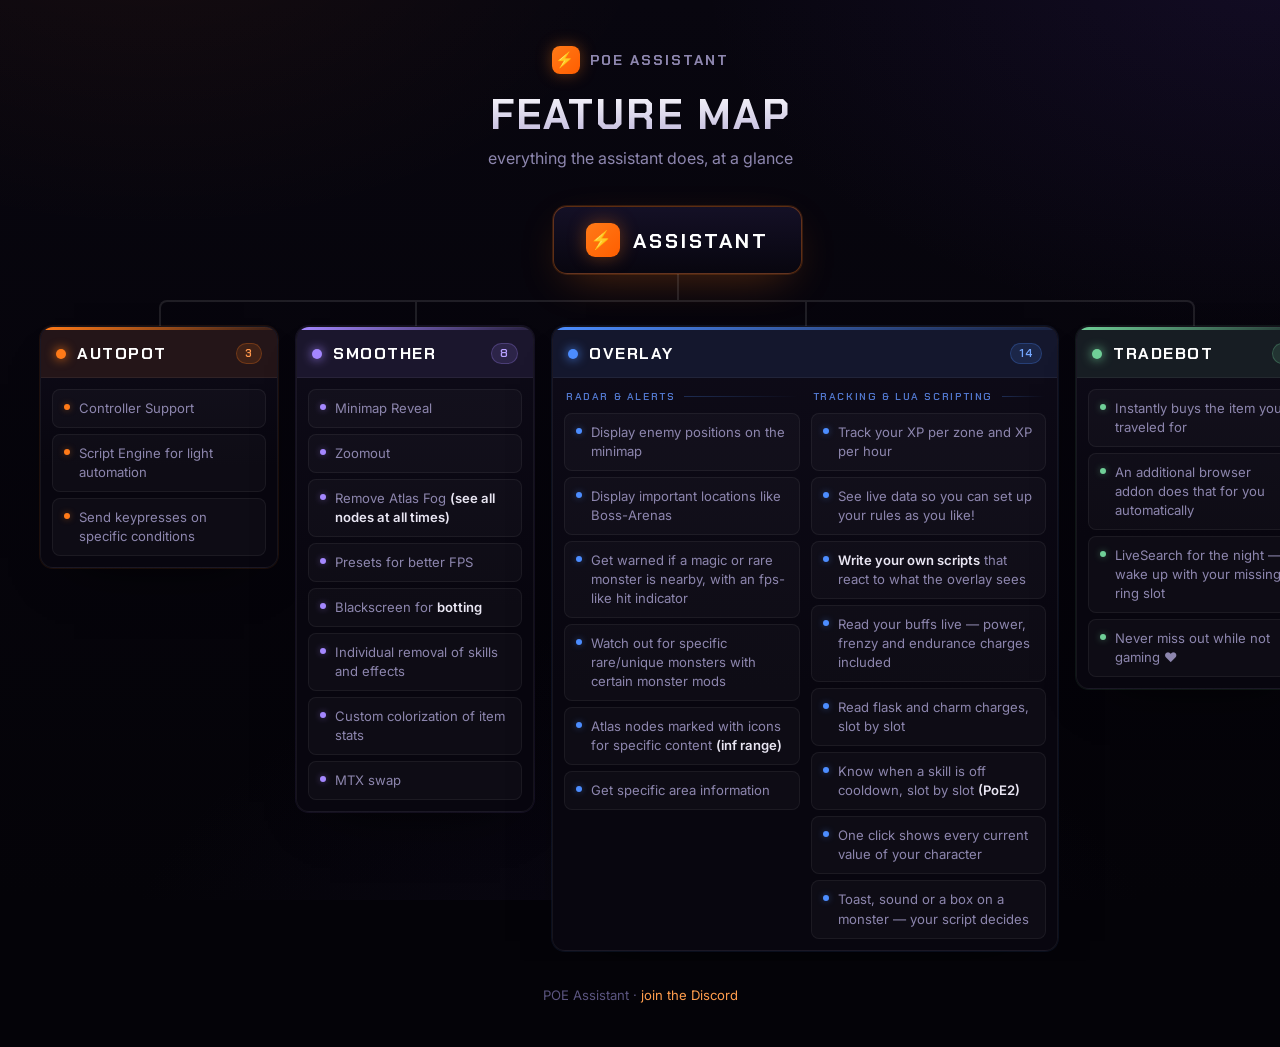
<file: feature-map.html>
<!DOCTYPE html>
<html lang="en">
<head>
    <meta charset="utf-8" />
    <meta name="viewport" content="width=device-width, initial-scale=1" />
    <title>POE Assistant — Feature Map</title>
    <link rel="icon" href="data:image/svg+xml,<svg xmlns='http://www.w3.org/2000/svg' viewBox='0 0 100 100'><text y='.9em' font-size='88'>%E2%9A%A1</text></svg>" />
    <link rel="preconnect" href="https://fonts.googleapis.com" />
    <link rel="preconnect" href="https://fonts.gstatic.com" crossorigin />
    <link href="https://fonts.googleapis.com/css2?family=Chakra+Petch:wght@500;600;700&family=Inter:wght@400;500;600&display=swap" rel="stylesheet" />
    <style>
        :root {
            /* darker floor across the board - this page is screenshotted, so contrast
               lives in the accents rather than in the background */
            --bg-0: #040308; --bg-1: #08060f; --bg-2: #0e0b18; --bg-3: #141026; --bg-4: #1b1533;
            --accent: #ff7a18; --accent-2: #ff9d4d;
            --accent-soft: rgba(255,122,24,0.10); --accent-glow: rgba(255,122,24,0.38);
            --text: #e9e6f3; --muted: #8d86ae; --faint: #5b5580;
            --border: rgba(255,255,255,0.055); --border-accent: rgba(255,122,24,0.34);
            --line: rgba(255,255,255,0.10);

            /* pillar accents */
            --autopot: #ff7a18;
            --smoother: #a487ff;
            --overlay: #4c8dff;
            --tradebot: #6fcf97;

            --font-head: "Chakra Petch", -apple-system, "Segoe UI", sans-serif;
            --font-body: "Inter", -apple-system, "Segoe UI", Roboto, sans-serif;
        }
        * , *::before, *::after { box-sizing: border-box; }
        body {
            margin: 0;
            min-height: 100vh;
            font-family: var(--font-body);
            color: var(--text);
            background-color: var(--bg-0);
            background-image:
                radial-gradient(820px 520px at 12% -10%, rgba(255,122,24,0.055), transparent 62%),
                radial-gradient(1000px 640px at 100% -4%, rgba(90,52,178,0.13), transparent 58%),
                radial-gradient(900px 760px at 50% 122%, rgba(40,30,78,0.20), transparent 62%),
                linear-gradient(180deg, var(--bg-1), var(--bg-0));
            background-attachment: fixed;
            -webkit-font-smoothing: antialiased;
        }

        /* ---------- page header ---------- */
        .page-head { text-align: center; padding: 46px 22px 8px; }
        .brand {
            display: inline-flex; align-items: center; gap: 10px;
            font-family: var(--font-head); font-weight: 700; letter-spacing: 2px;
            text-transform: uppercase; font-size: 0.9rem; color: var(--muted);
        }
        .brand .logo {
            display: grid; place-items: center; width: 28px; height: 28px;
            border-radius: 8px; font-size: 0.95rem;
            background: linear-gradient(135deg, var(--accent), #ff5e00);
            box-shadow: 0 0 16px var(--accent-glow);
        }
        .page-head h1 {
            font-family: var(--font-head); font-weight: 700;
            font-size: clamp(1.8rem, 4vw, 2.6rem); letter-spacing: 2px;
            text-transform: uppercase; margin: 14px 0 6px;
            background: linear-gradient(180deg, #fff, #b9b0d8);
            -webkit-background-clip: text; background-clip: text; color: transparent;
        }
        .page-head p { color: var(--muted); margin: 0; font-size: 1rem; }

        /* ---------- chart scroller ---------- */
        .chart-scroll { overflow-x: auto; padding: 30px 22px 10px; }
        .tree { width: fit-content; margin: 0 auto; }
        .tree ul {
            position: relative;
            padding: 26px 0 0;
            display: flex;
            justify-content: center;
            list-style: none;
            margin: 0;
        }
        .tree li {
            list-style: none;
            text-align: center;
            position: relative;
            padding: 26px 9px 0;
        }
        /* connectors (Meacham) */
        .tree li::before, .tree li::after {
            content: "";
            position: absolute;
            top: 0; right: 50%;
            border-top: 2px solid var(--line);
            width: 50%; height: 26px;
        }
        .tree li::after { right: auto; left: 50%; border-left: 2px solid var(--line); }
        .tree li:only-child::before, .tree li:only-child::after { display: none; }
        .tree li:only-child { padding-top: 0; }
        .tree li:first-child::before, .tree li:last-child::after { border: 0 none; }
        .tree li:last-child::before { border-right: 2px solid var(--line); border-radius: 0 8px 0 0; }
        .tree li:first-child::after { border-radius: 8px 0 0 0; }
        .tree ul ul::before {
            content: "";
            position: absolute;
            top: 0; left: 50%;
            border-left: 2px solid var(--line);
            width: 0; height: 26px;
        }
        .tree > ul { padding-top: 0; }

        /* ---------- root node ---------- */
        .node-root {
            display: inline-flex; align-items: center; gap: 13px;
            padding: 16px 32px; border-radius: 14px;
            font-family: var(--font-head); font-weight: 700;
            letter-spacing: 3px; text-transform: uppercase; font-size: 1.3rem; color: #fff;
            background: linear-gradient(180deg, var(--bg-3), var(--bg-1));
            border: 1px solid var(--border-accent);
            box-shadow: 0 0 0 1px rgba(255,122,24,0.16), 0 14px 46px -16px var(--accent-glow);
        }
        .node-root .logo {
            display: grid; place-items: center; width: 34px; height: 34px;
            border-radius: 9px; font-size: 1.1rem; color: #1a0e00;
            background: linear-gradient(135deg, var(--accent), #ff5e00);
            box-shadow: 0 0 18px var(--accent-glow);
        }

        /* ---------- pillar (branch) card ---------- */
        .pillar {
            display: inline-block;
            vertical-align: top;
            width: 238px;
            text-align: left;
            background: linear-gradient(180deg, var(--bg-2), var(--bg-1) 58%);
            border: 1px solid var(--border);
            border-radius: 13px;
            overflow: hidden;
            box-shadow: 0 0 0 1px color-mix(in srgb, var(--c) 9%, transparent),
                        0 24px 54px -34px #000,
                        inset 0 1px 0 rgba(255,255,255,0.025);
        }
        /* the accent now reads as a glowing top edge that fades out, instead of a hard rule */
        .pillar-bar {
            height: 3px;
            background: linear-gradient(90deg, var(--c), color-mix(in srgb, var(--c) 18%, transparent));
            box-shadow: 0 0 14px -1px var(--c);
        }
        .pillar-head {
            display: flex; align-items: center; gap: 11px;
            padding: 13px 15px;
            background: color-mix(in srgb, var(--c) 9%, var(--bg-2));
            border-bottom: 1px solid var(--border);
        }
        .pillar-head .dot {
            width: 10px; height: 10px; border-radius: 50%; flex: none;
            background: var(--c); box-shadow: 0 0 11px var(--c);
        }
        .pillar-head .name {
            font-family: var(--font-head); font-weight: 700;
            letter-spacing: 1.5px; text-transform: uppercase;
            font-size: 1.02rem; color: #fff;
        }
        .pillar-head .count {
            margin-left: auto;
            font-family: var(--font-head); font-weight: 600;
            font-size: 0.72rem; letter-spacing: 1px;
            color: color-mix(in srgb, var(--c) 78%, #fff);
            background: color-mix(in srgb, var(--c) 13%, transparent);
            border: 1px solid color-mix(in srgb, var(--c) 26%, transparent);
            border-radius: 999px; padding: 2px 8px;
        }
        .feats { padding: 11px; display: flex; flex-direction: column; gap: 6px; }

        /* A pillar with far more features than the others would make the whole chart tall and
           lopsided, which is useless in a screenshot. Such a pillar goes double-width instead and
           splits its list into two labelled columns, so the chart stays wide and roughly level. */
        .pillar.wide { width: 506px; }
        .pillar.wide .feats {
            display: grid;
            grid-template-columns: 1fr 1fr;
            gap: 0 11px;
            align-items: start;
        }
        .col { display: flex; flex-direction: column; gap: 6px; }
        .feat {
            position: relative;
            padding: 9px 11px 9px 26px;
            background: rgba(255,255,255,0.028);
            border: 1px solid var(--border);
            border-radius: 8px;
            font-size: 0.82rem;
            line-height: 1.45;
            color: var(--muted);
        }
        .feat::before {
            content: "";
            position: absolute;
            left: 11px; top: 14px;
            width: 6px; height: 6px; border-radius: 50%;
            background: var(--c);
            box-shadow: 0 0 7px -1px var(--c);
        }
        .feat b { color: var(--text); font-weight: 600; }

        /* a labelled heading over a column of features */
        .group {
            display: flex; align-items: center; gap: 9px;
            margin: 1px 2px 4px;
            font-family: var(--font-head); font-weight: 600;
            font-size: 0.64rem; letter-spacing: 1.6px; text-transform: uppercase;
            color: color-mix(in srgb, var(--c) 62%, var(--faint));
        }
        .group::after {
            content: ""; flex: 1 1 auto; height: 1px;
            background: linear-gradient(90deg, color-mix(in srgb, var(--c) 26%, transparent), transparent);
        }

        footer {
            text-align: center;
            color: var(--faint);
            font-size: 0.82rem;
            padding: 26px 22px 44px;
        }
        footer a { color: var(--accent-2); text-decoration: none; }
        footer a:hover { color: var(--accent); }
    </style>
</head>
<body>
    <header class="page-head">
        <div class="brand"><span class="logo">⚡</span> POE Assistant</div>
        <h1>Feature Map</h1>
        <p>everything the assistant does, at a glance</p>
    </header>

    <div class="chart-scroll">
        <div class="tree">
            <ul>
                <li>
                    <div class="node-root"><span class="logo">⚡</span> Assistant</div>
                    <ul>
                        <!-- AUTOPOT -->
                        <li>
                            <div class="pillar" style="--c: var(--autopot)">
                                <div class="pillar-bar"></div>
                                <div class="pillar-head"><span class="dot"></span><span class="name">Autopot</span><span class="count">3</span></div>
                                <div class="feats">
                                    <div class="feat">Controller Support</div>
                                    <div class="feat">Script Engine for light automation</div>
                                    <div class="feat">Send keypresses on specific conditions</div>
                                </div>
                            </div>
                        </li>

                        <!-- SMOOTHER -->
                        <li>
                            <div class="pillar" style="--c: var(--smoother)">
                                <div class="pillar-bar"></div>
                                <div class="pillar-head"><span class="dot"></span><span class="name">Smoother</span><span class="count">8</span></div>
                                <div class="feats">
                                    <div class="feat">Minimap Reveal</div>
                                    <div class="feat">Zoomout</div>
                                    <div class="feat">Remove Atlas Fog <b>(see all nodes at all times)</b></div>
                                    <div class="feat">Presets for better FPS</div>
                                    <div class="feat">Blackscreen for <b>botting</b></div>
                                    <div class="feat">Individual removal of skills and effects</div>
                                    <div class="feat">Custom colorization of item stats</div>
                                    <div class="feat">MTX swap</div>
                                </div>
                            </div>
                        </li>

                        <!-- OVERLAY -->
                        <li>
                            <div class="pillar wide" style="--c: var(--overlay)">
                                <div class="pillar-bar"></div>
                                <div class="pillar-head"><span class="dot"></span><span class="name">Overlay</span><span class="count">14</span></div>
                                <div class="feats">
                                    <div class="col">
                                        <div class="group">Radar &amp; Alerts</div>
                                        <div class="feat">Display enemy positions on the minimap</div>
                                        <div class="feat">Display important locations like Boss-Arenas</div>
                                        <div class="feat">Get warned if a magic or rare monster is nearby, with an fps-like hit indicator</div>
                                        <div class="feat">Watch out for specific rare/unique monsters with certain monster mods</div>
                                        <div class="feat">Atlas nodes marked with icons for specific content <b>(inf range)</b></div>
                                        <div class="feat">Get specific area information</div>
                                    </div>
                                    <div class="col">
                                        <div class="group">Tracking &amp; Lua Scripting</div>
                                        <div class="feat">Track your XP per zone and XP per hour</div>
                                        <div class="feat">See live data so you can set up your rules as you like!</div>
                                        <div class="feat"><b>Write your own scripts</b> that react to what the overlay sees</div>
                                        <div class="feat">Read your buffs live — power, frenzy and endurance charges included</div>
                                        <div class="feat">Read flask and charm charges, slot by slot</div>
                                        <div class="feat">Know when a skill is off cooldown, slot by slot <b>(PoE2)</b></div>
                                        <div class="feat">One click shows every current value of your character</div>
                                        <div class="feat">Toast, sound or a box on a monster — your script decides</div>
                                    </div>
                                </div>
                            </div>
                        </li>

                        <!-- TRADEBOT -->
                        <li>
                            <div class="pillar" style="--c: var(--tradebot)">
                                <div class="pillar-bar"></div>
                                <div class="pillar-head"><span class="dot"></span><span class="name">Tradebot</span><span class="count">4</span></div>
                                <div class="feats">
                                    <div class="feat">Instantly buys the item you traveled for</div>
                                    <div class="feat">An additional browser addon does that for you automatically</div>
                                    <div class="feat">LiveSearch for the night — wake up with your missing ring slot</div>
                                    <div class="feat">Never miss out while not gaming ♥</div>
                                </div>
                            </div>
                        </li>
                    </ul>
                </li>
            </ul>
        </div>
    </div>

    <footer>
        POE Assistant · <a href="https://discord.gg/xTXfWVmEBR" target="_blank" rel="noopener noreferrer">join the Discord</a>
    </footer>
</body>
</html>
</file>
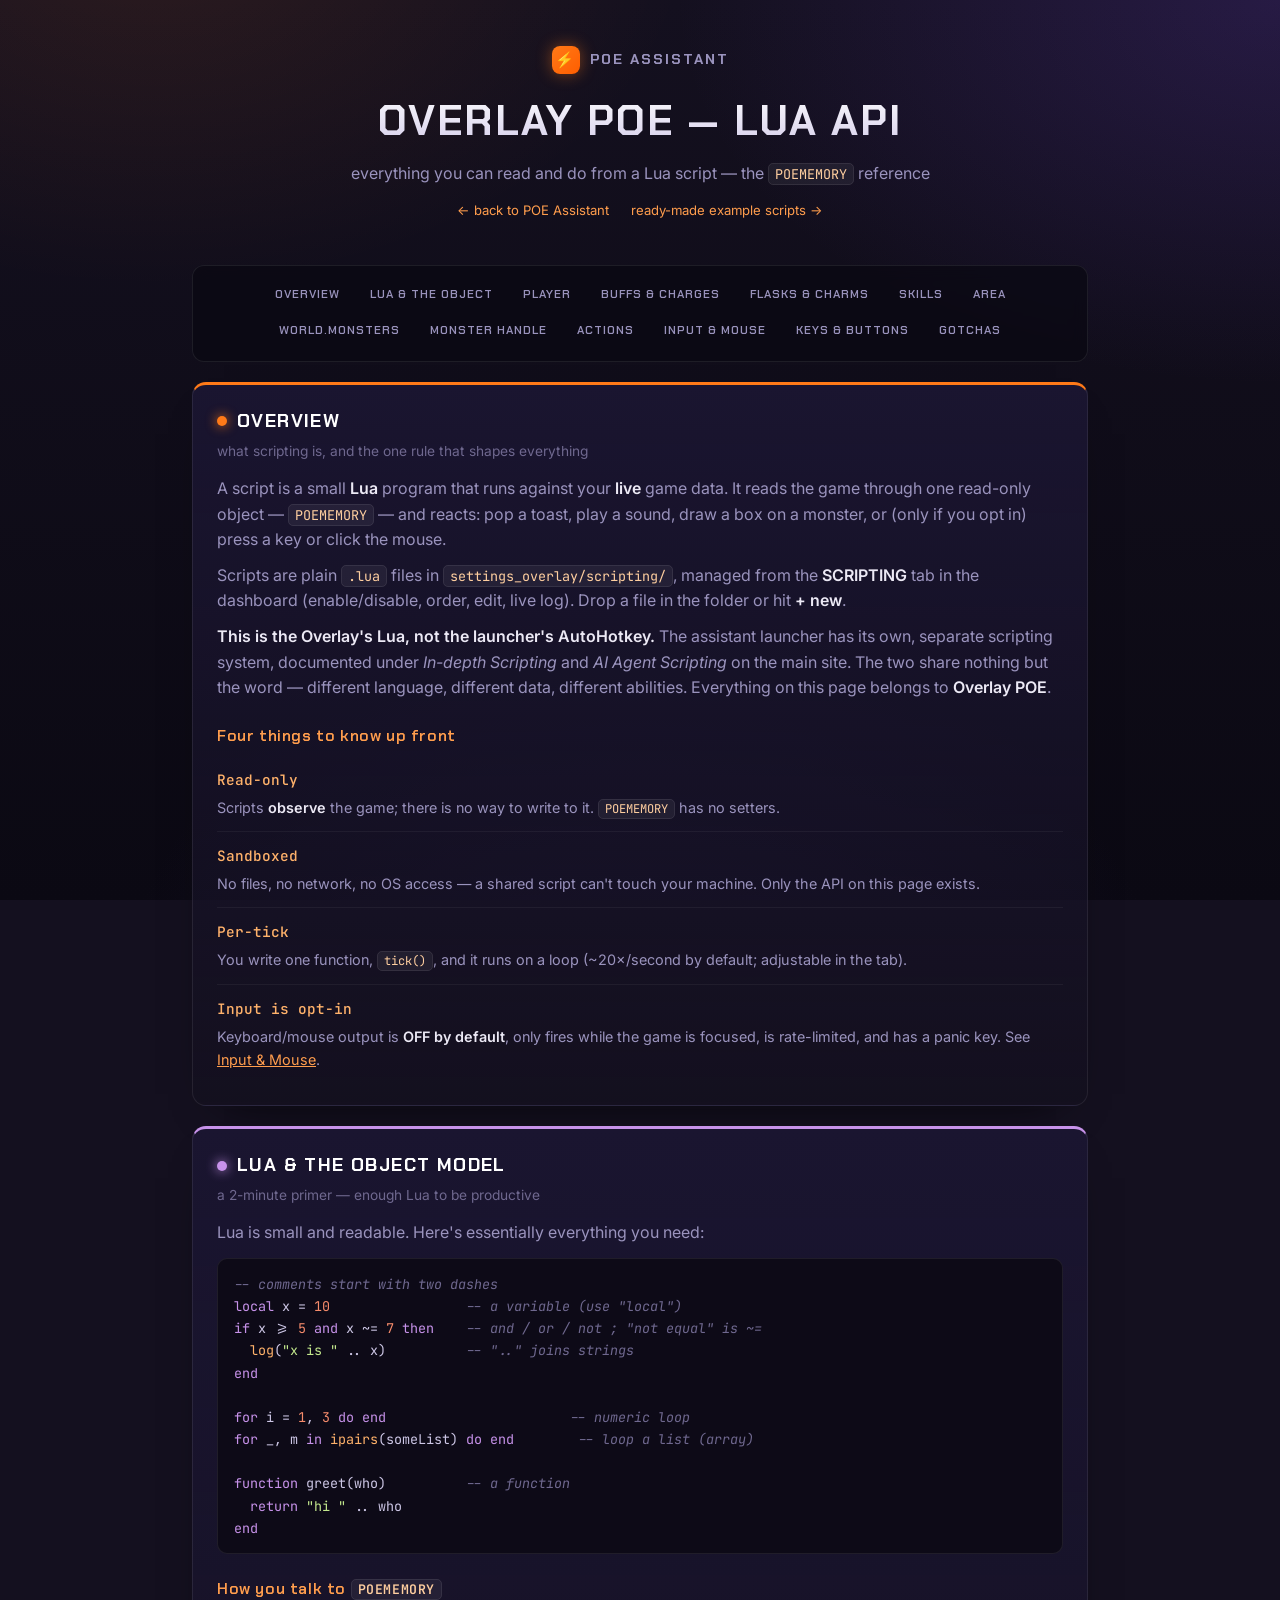
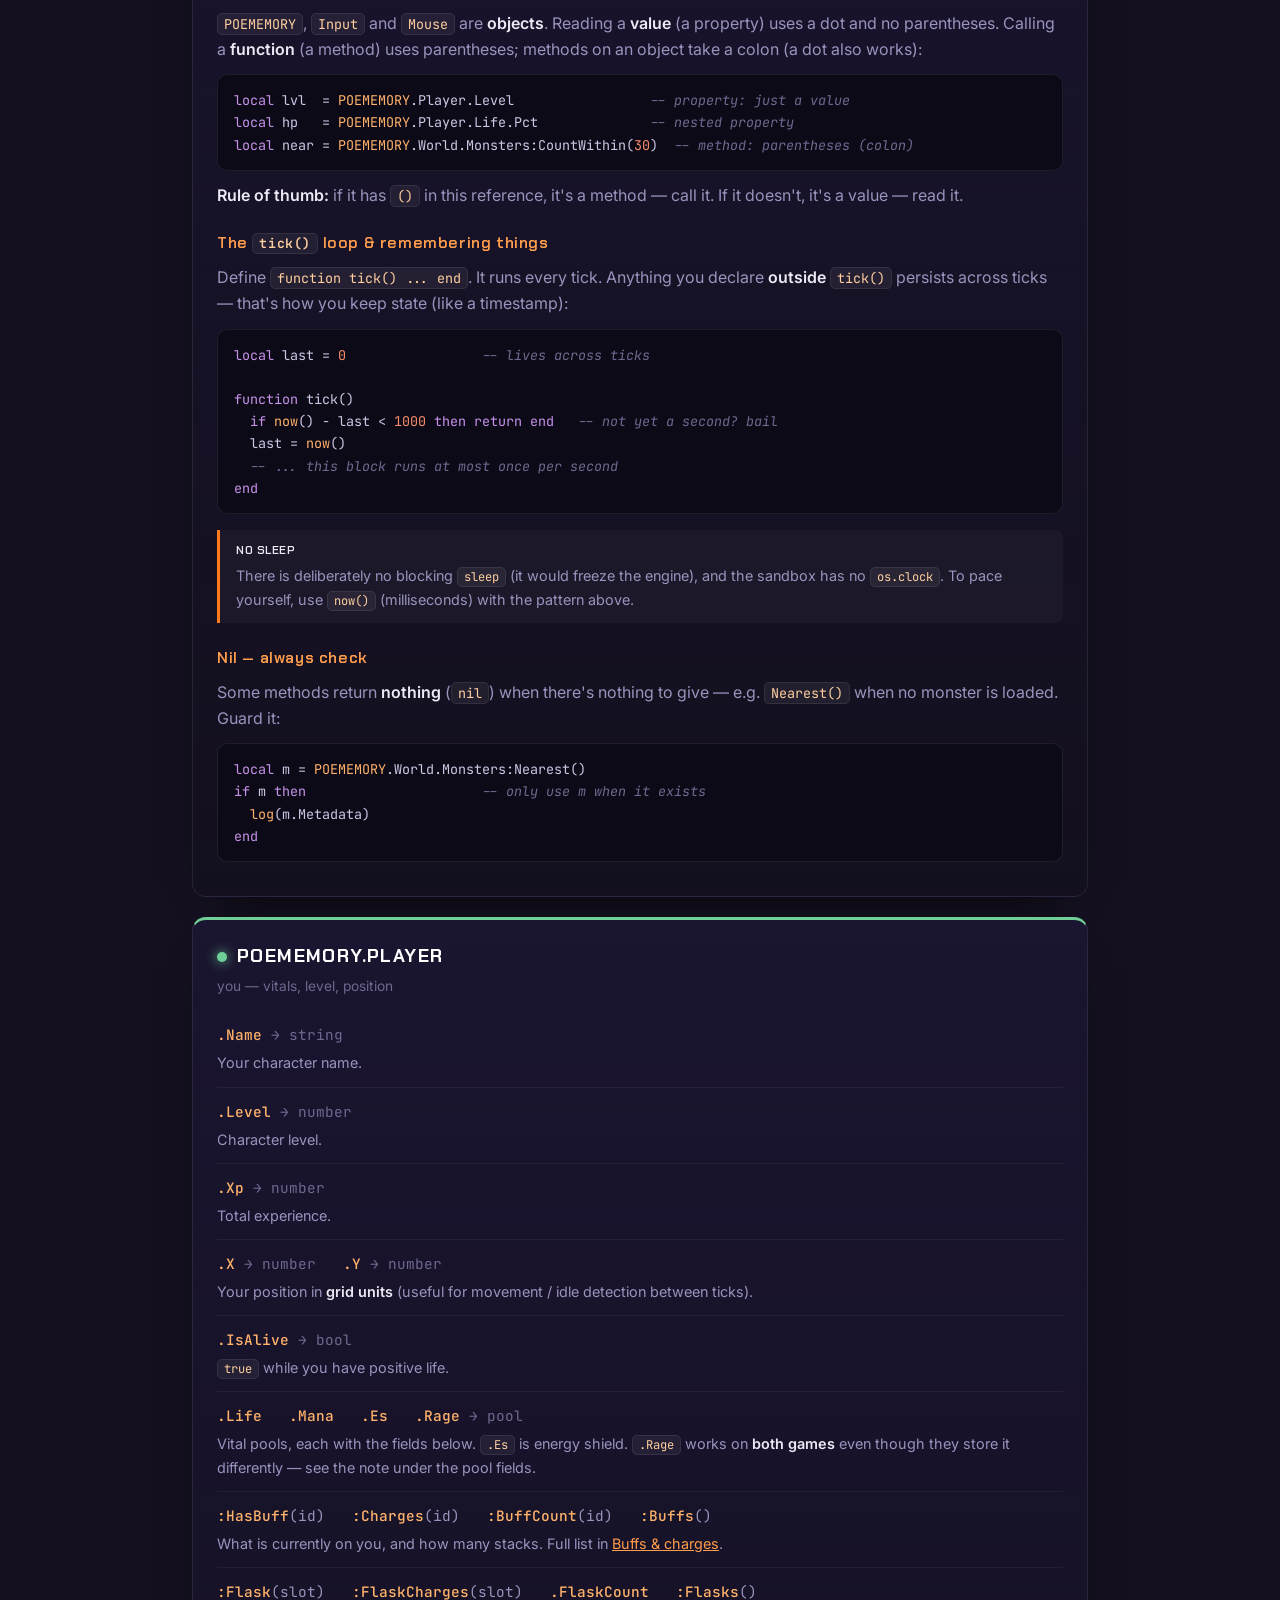
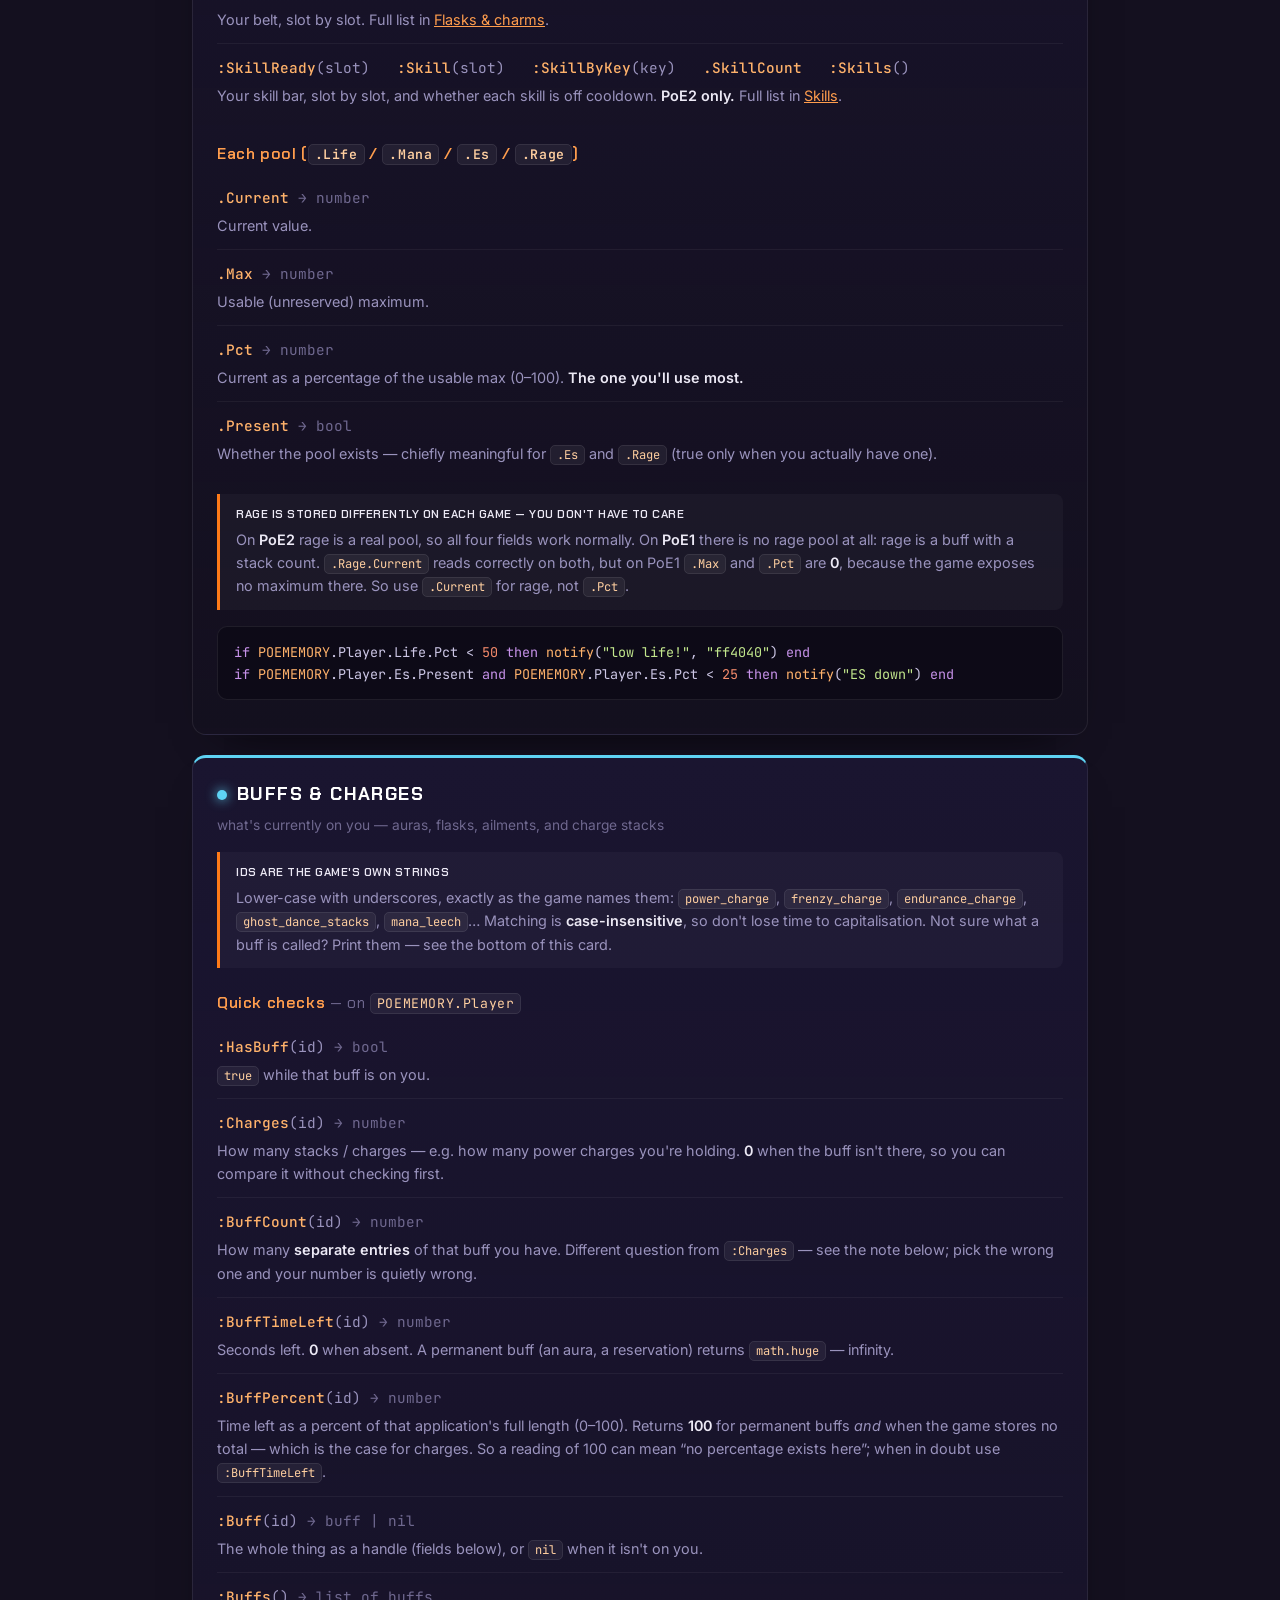
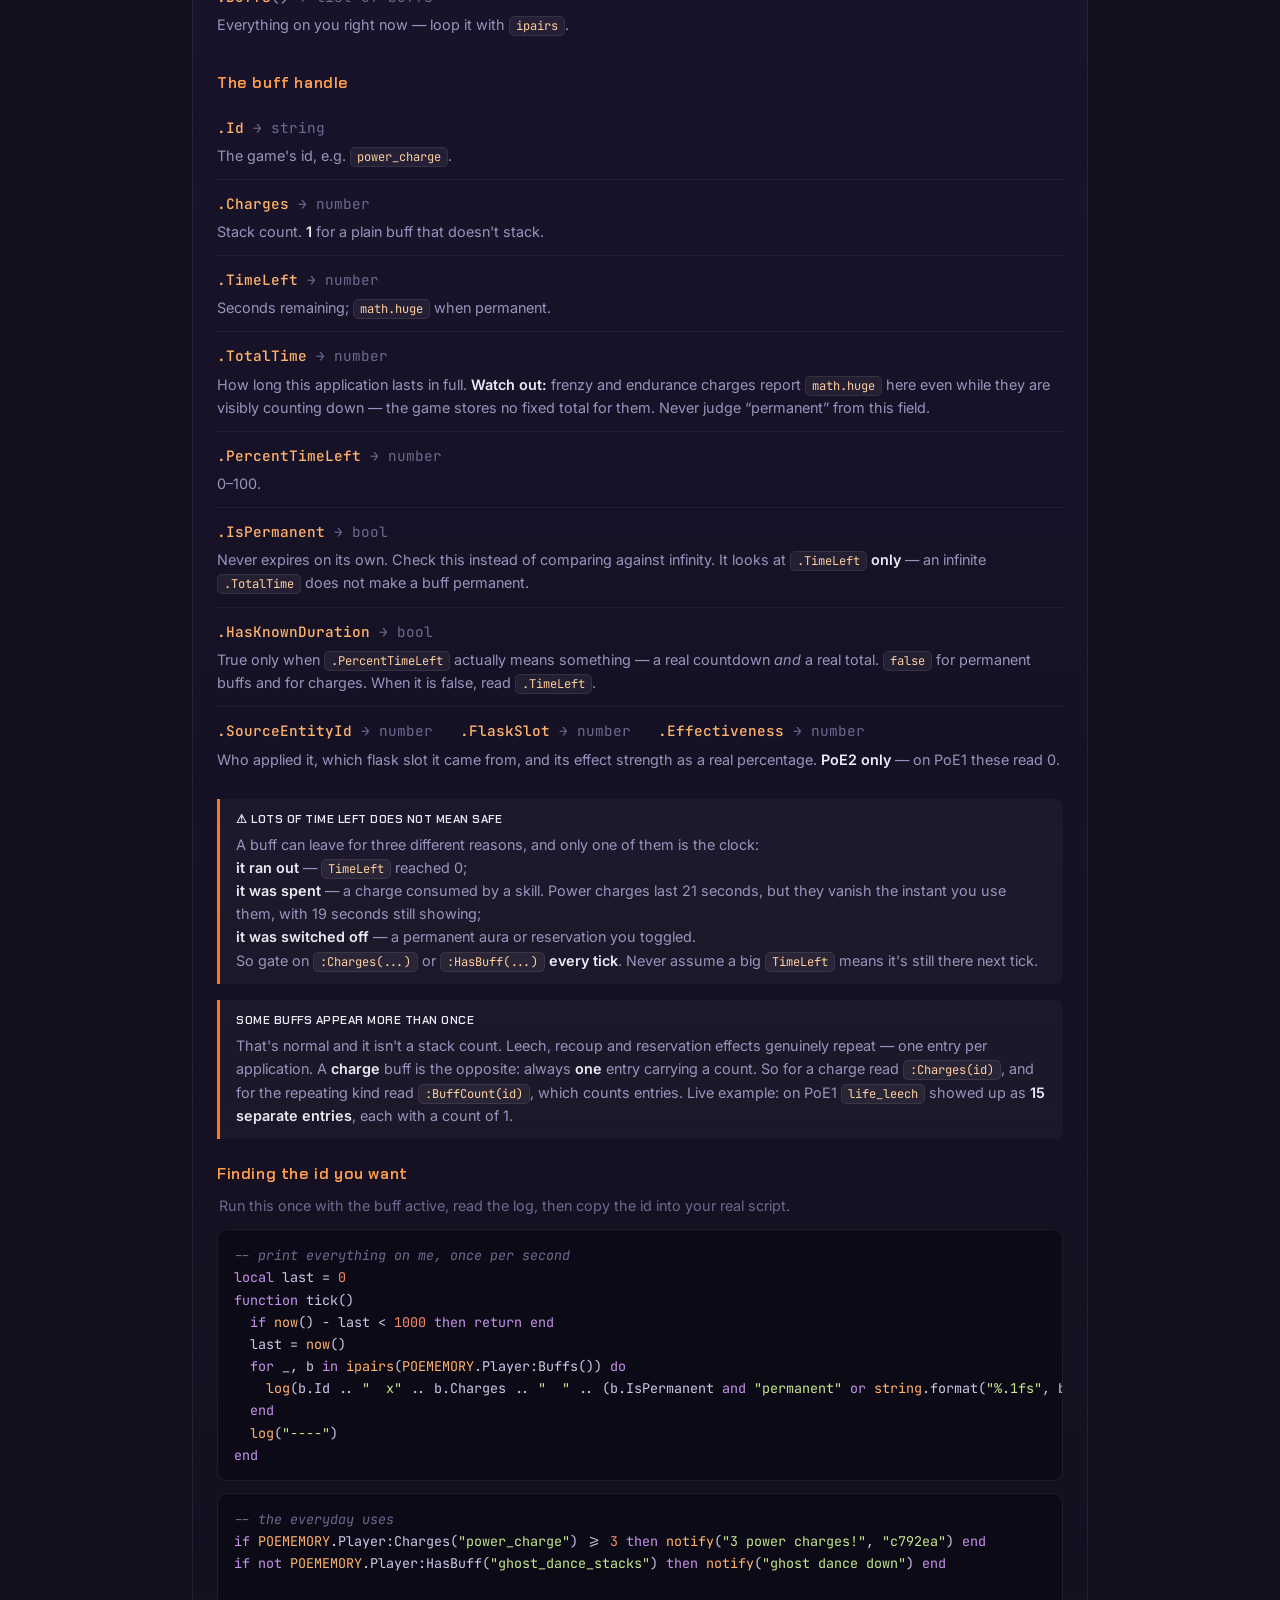
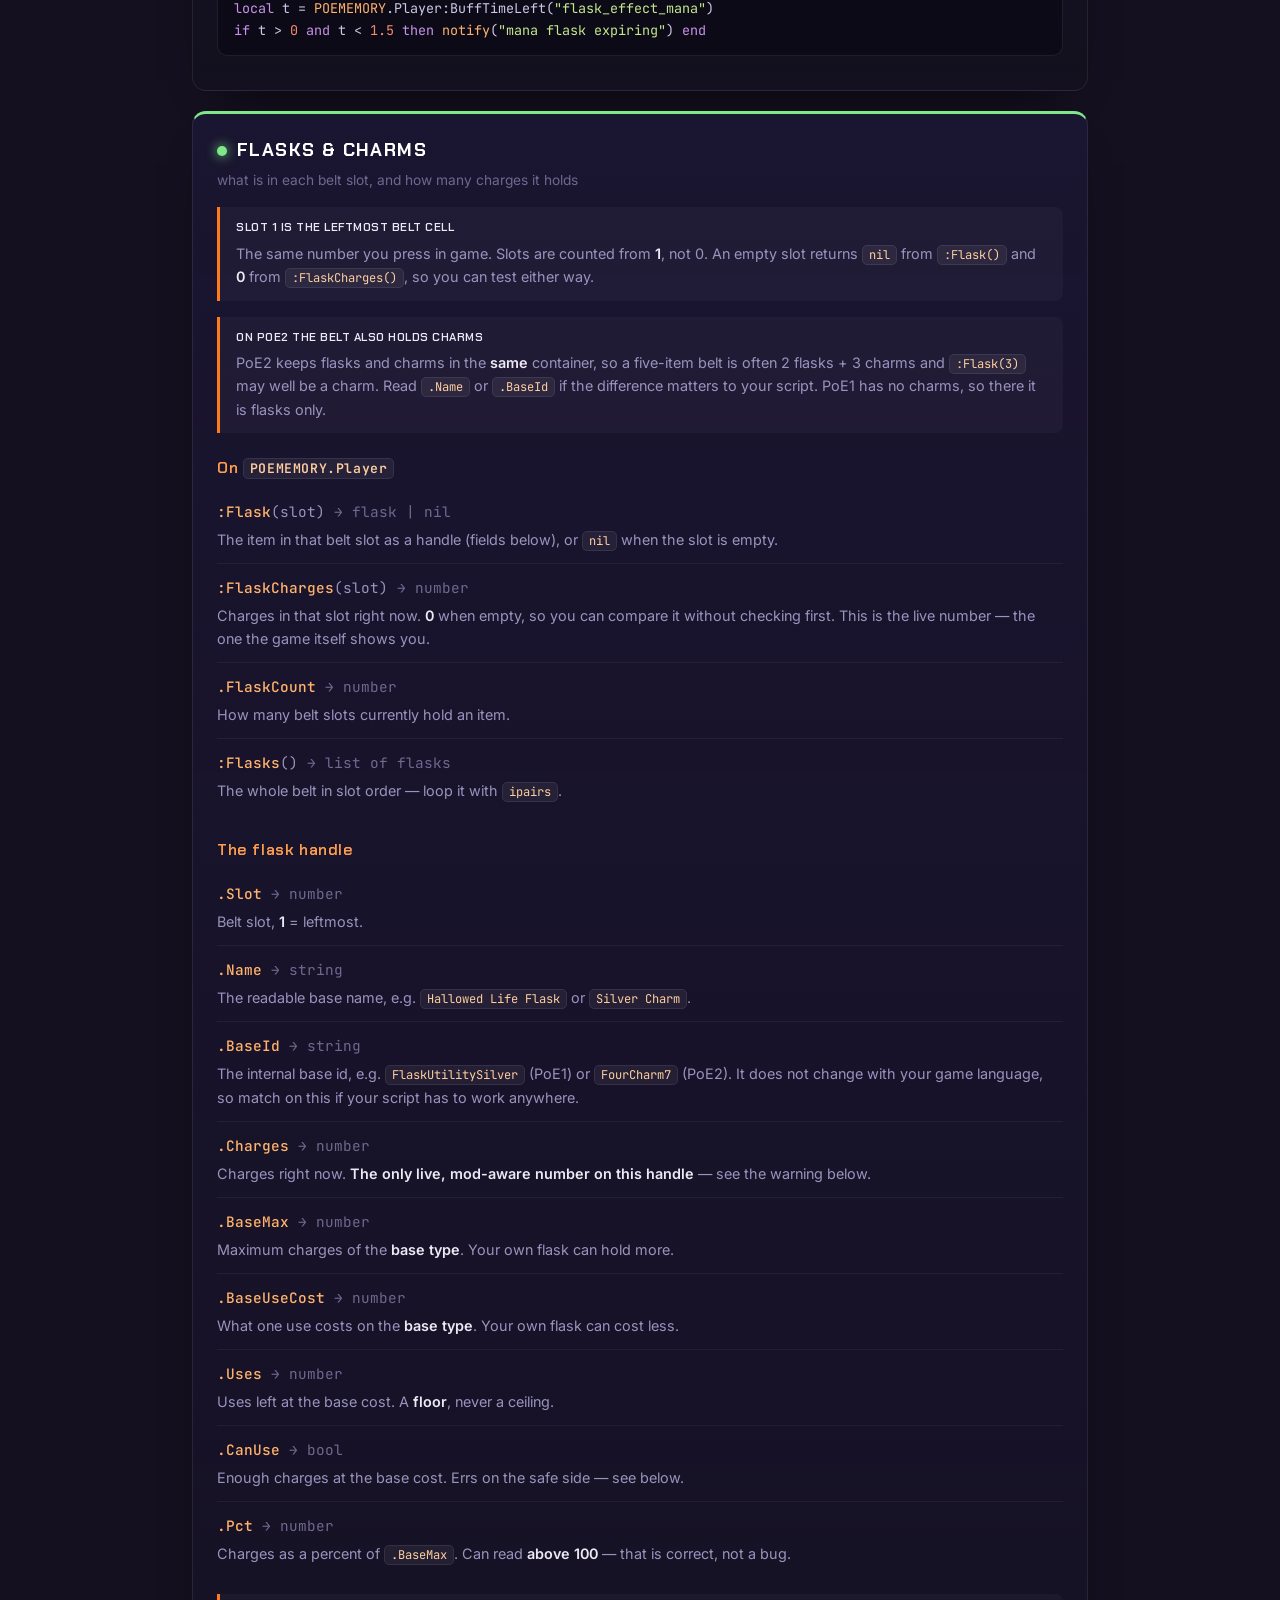
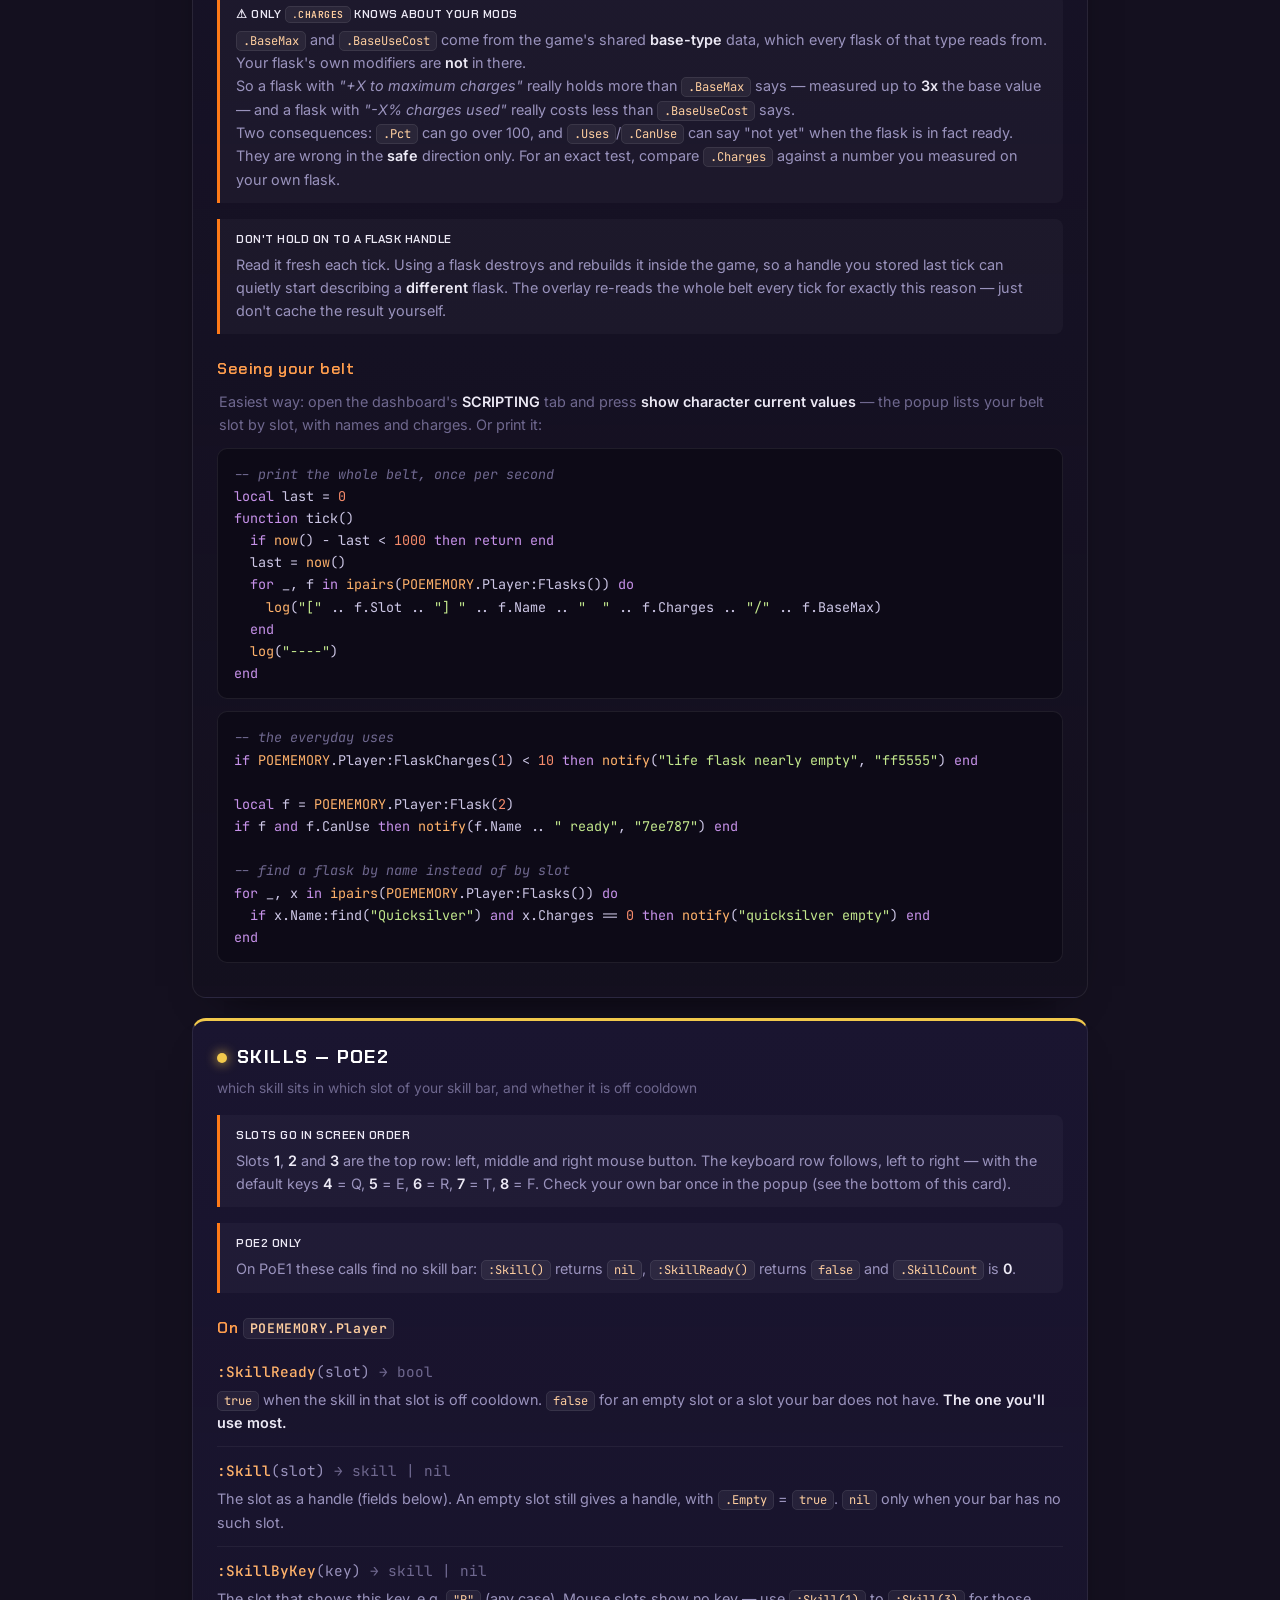
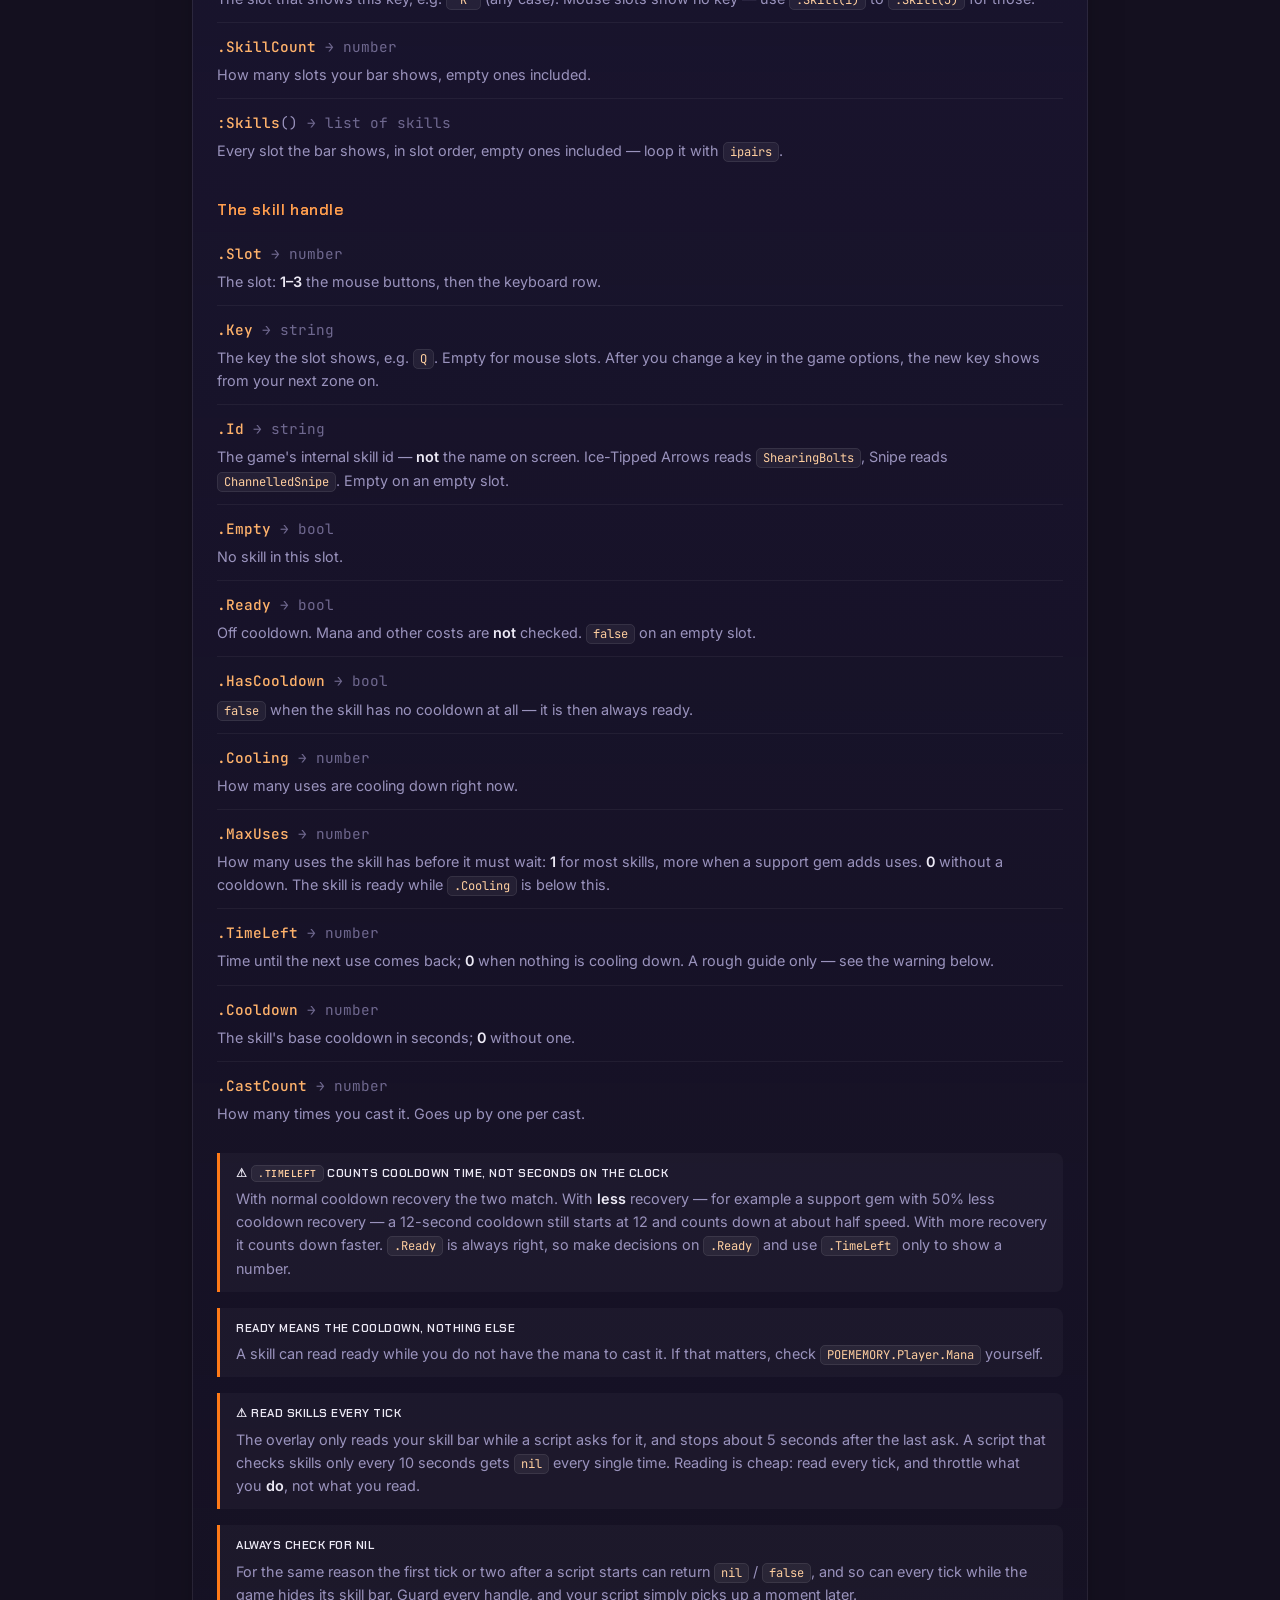
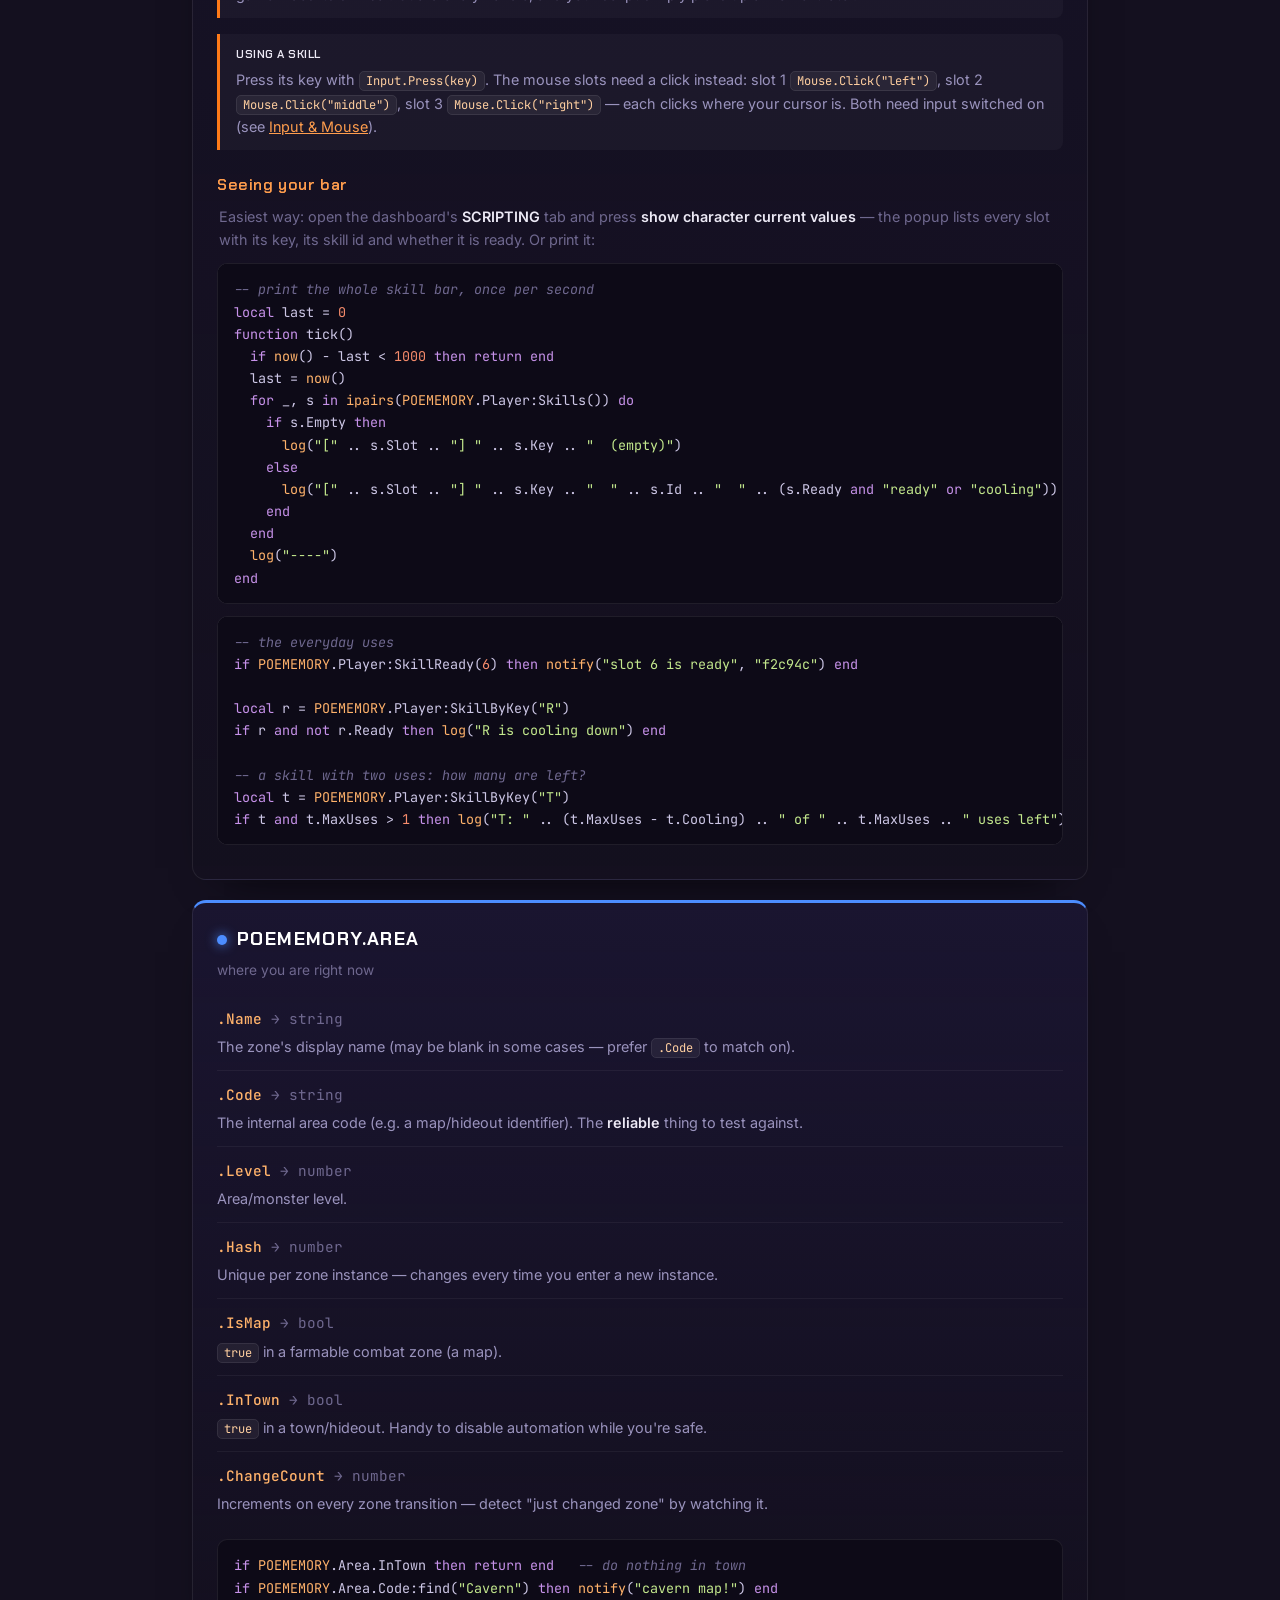
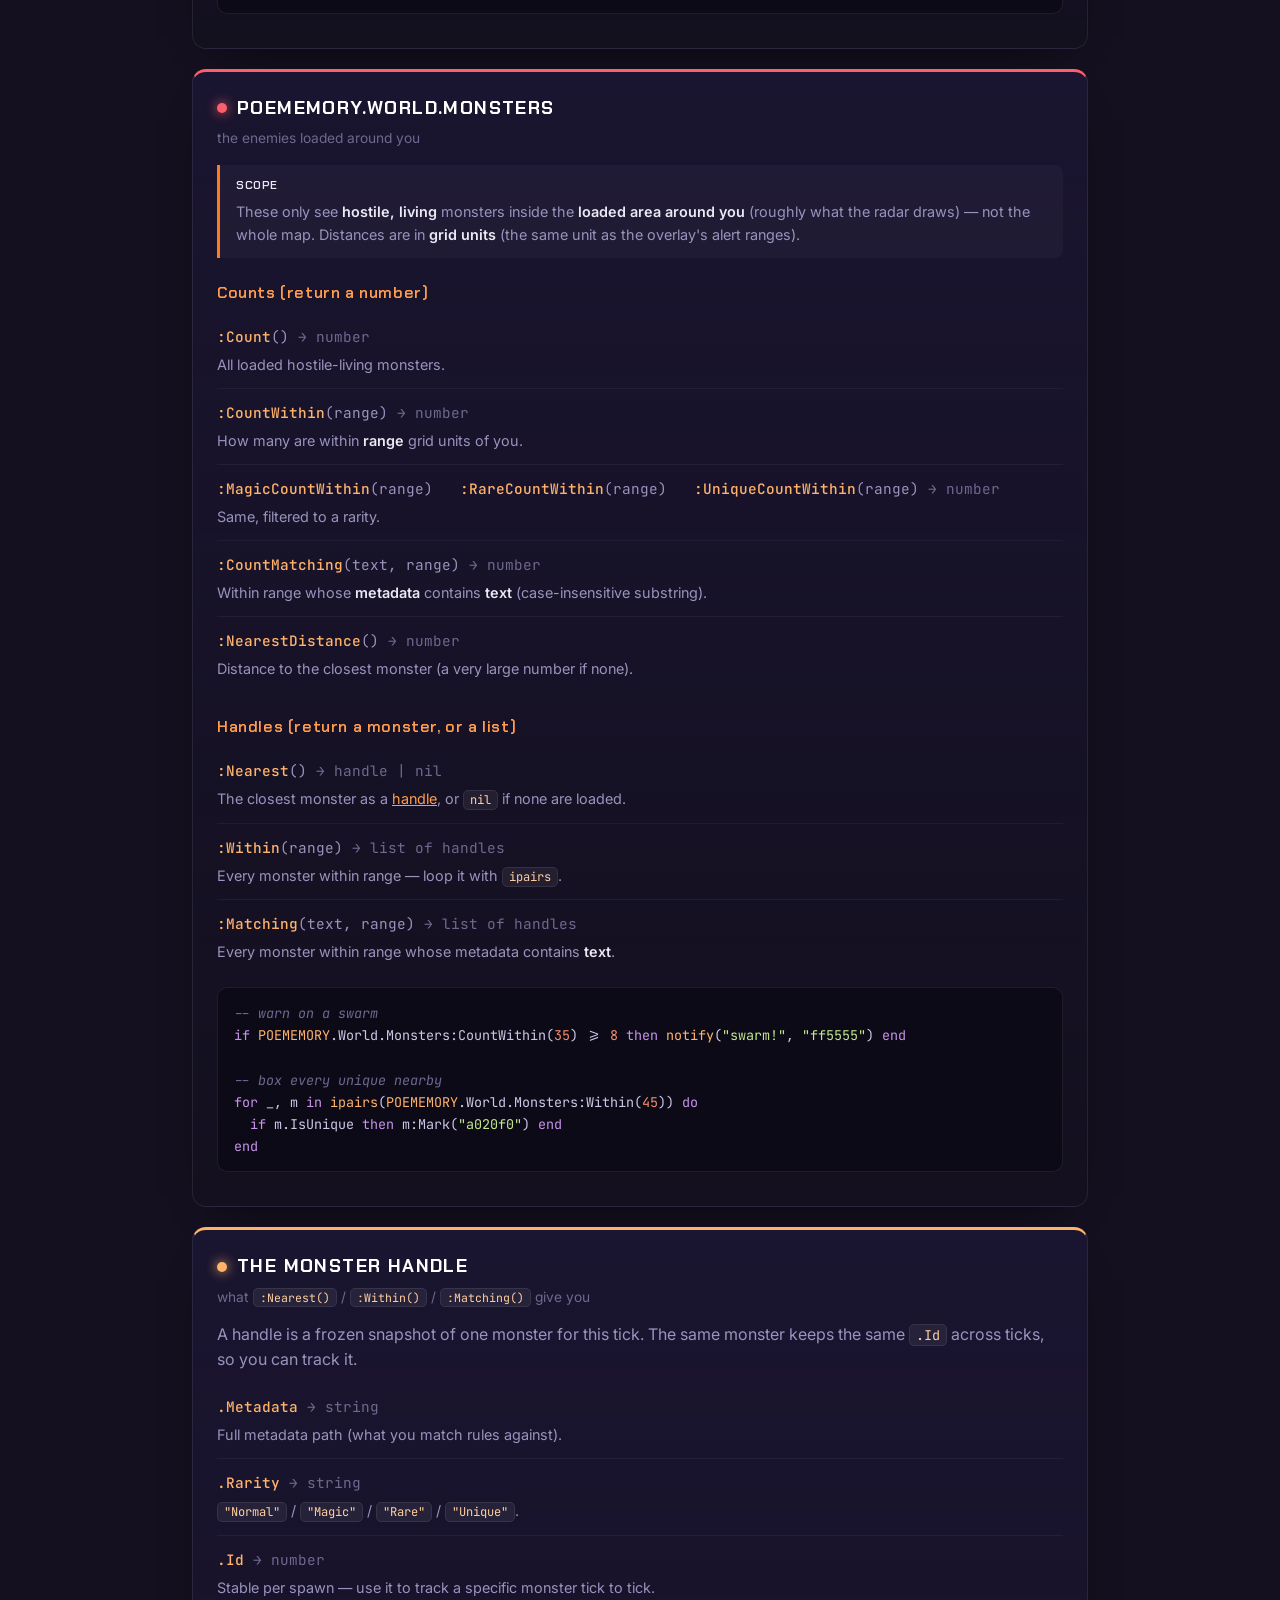
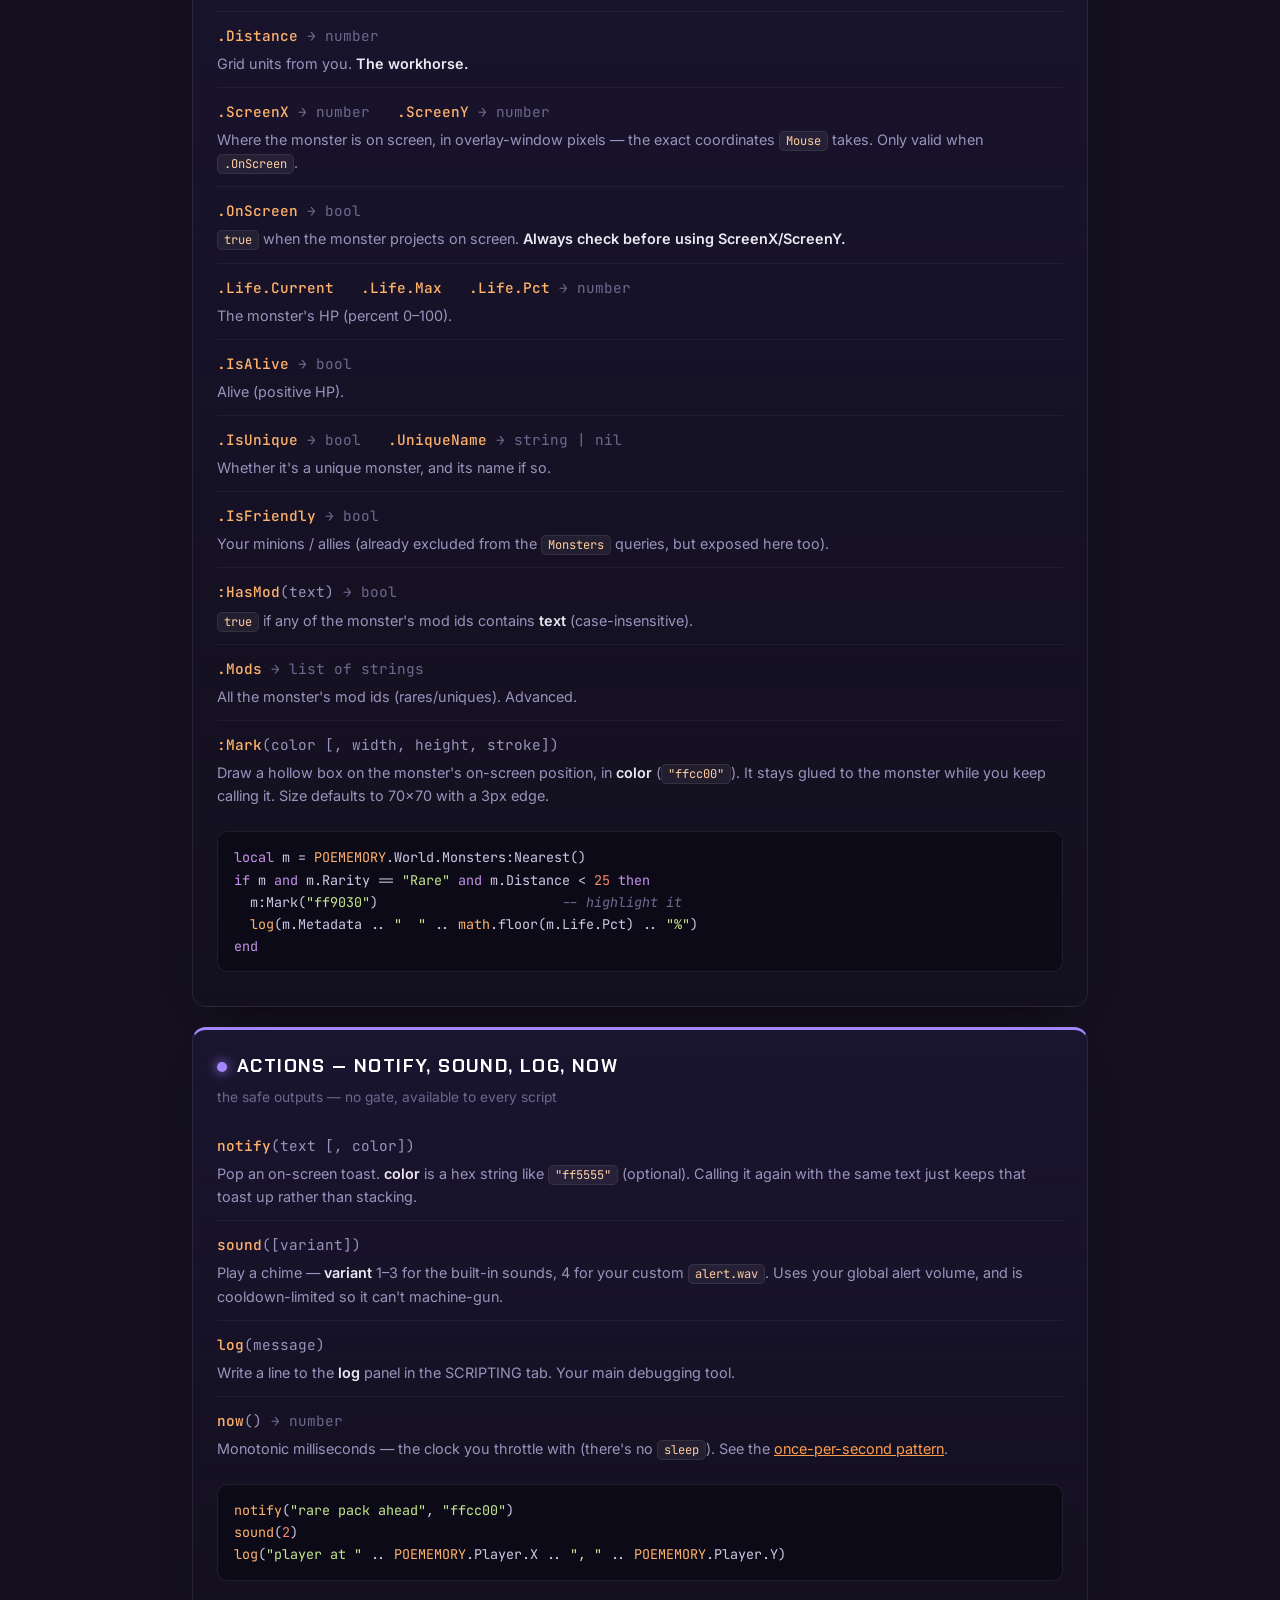
<file: scripting-api.html>
<!DOCTYPE html>
<html lang="en">
<head>
    <meta charset="utf-8" />
    <meta name="viewport" content="width=device-width, initial-scale=1" />
    <title>POE Assistant — Scripting API (POEMEMORY)</title>
    <link rel="icon" href="data:image/svg+xml,<svg xmlns='http://www.w3.org/2000/svg' viewBox='0 0 100 100'><text y='.9em' font-size='88'>%E2%9A%A1</text></svg>" />
    <link rel="preconnect" href="https://fonts.googleapis.com" />
    <link rel="preconnect" href="https://fonts.gstatic.com" crossorigin />
    <link href="https://fonts.googleapis.com/css2?family=Chakra+Petch:wght@500;600;700&family=Inter:wght@400;500;600&family=JetBrains+Mono:wght@400;500&display=swap" rel="stylesheet" />
    <style>
        :root {
            --bg-0: #0b0913; --bg-1: #14101f; --bg-2: #1a1530; --bg-3: #221b3d; --bg-4: #2b2350;
            --accent: #ff7a18; --accent-2: #ff9d4d;
            --accent-soft: rgba(255,122,24,0.14); --accent-glow: rgba(255,122,24,0.45);
            --text: #ece9f5; --muted: #9a93bd; --faint: #6f688f;
            --border: rgba(255,255,255,0.08); --border-accent: rgba(255,122,24,0.40);
            --border-soft: rgba(255,255,255,0.05);
            --line: rgba(255,255,255,0.16);
            --code-bg: #0d0a17;

            --font-head: "Chakra Petch", -apple-system, "Segoe UI", sans-serif;
            --font-body: "Inter", -apple-system, "Segoe UI", Roboto, sans-serif;
            --font-mono: "JetBrains Mono", ui-monospace, Menlo, Consolas, monospace;
        }
        *, *::before, *::after { box-sizing: border-box; }
        body {
            margin: 0; min-height: 100vh;
            font-family: var(--font-body); color: var(--text);
            background-color: var(--bg-1);
            background-image:
                radial-gradient(900px 600px at 12% -8%, rgba(255,122,24,0.10), transparent 60%),
                radial-gradient(1100px 700px at 100% 0%, rgba(106,64,200,0.22), transparent 55%),
                radial-gradient(900px 800px at 50% 120%, rgba(58,44,107,0.30), transparent 60%),
                linear-gradient(180deg, var(--bg-1), var(--bg-0));
            background-attachment: fixed;
            -webkit-font-smoothing: antialiased;
            line-height: 1.6;
        }

        /* header */
        .page-head { text-align: center; padding: 46px 22px 8px; }
        .brand {
            display: inline-flex; align-items: center; gap: 10px;
            font-family: var(--font-head); font-weight: 700; letter-spacing: 2px;
            text-transform: uppercase; font-size: 0.9rem; color: var(--muted);
        }
        .brand .logo {
            display: grid; place-items: center; width: 28px; height: 28px;
            border-radius: 8px; font-size: 0.95rem;
            background: linear-gradient(135deg, var(--accent), #ff5e00);
            box-shadow: 0 0 16px var(--accent-glow);
        }
        .page-head h1 {
            font-family: var(--font-head); font-weight: 700;
            font-size: clamp(1.8rem, 4vw, 2.6rem); letter-spacing: 2px;
            text-transform: uppercase; margin: 14px 0 6px;
            background: linear-gradient(180deg, #fff, #cfc7e8);
            -webkit-background-clip: text; background-clip: text; color: transparent;
        }
        .page-head p { color: var(--muted); margin: 0; font-size: 1rem; }

        /* layout */
        .container { max-width: 940px; margin: 0 auto; padding: 8px 22px 0; }

        /* sticky in-page nav */
        .toc {
            position: sticky; top: 0; z-index: 5;
            display: flex; flex-wrap: wrap; gap: 6px; justify-content: center;
            padding: 14px 12px; margin: 26px 0 8px;
            background: rgba(11,9,19,0.72); backdrop-filter: blur(8px);
            border: 1px solid var(--border); border-radius: 12px;
        }
        .toc a {
            font-family: var(--font-head); font-size: 0.72rem; font-weight: 600;
            letter-spacing: 1px; text-transform: uppercase; text-decoration: none;
            color: var(--muted); padding: 5px 11px; border-radius: 7px;
            border: 1px solid transparent; transition: color .15s, border-color .15s, background .15s;
        }
        .toc a:hover { color: var(--text); border-color: var(--border); background: var(--accent-soft); }

        /* section card */
        .card {
            background: linear-gradient(180deg, var(--bg-2), rgba(20,16,31,0.55));
            border: 1px solid var(--border); border-top: 3px solid var(--c, var(--accent));
            border-radius: 14px; padding: 22px 24px; margin: 20px 0;
            box-shadow: 0 20px 46px -32px #000;
        }
        .card > h2 {
            font-family: var(--font-head); font-weight: 700; letter-spacing: 1.4px;
            text-transform: uppercase; font-size: 1.15rem; margin: 0 0 4px; color: #fff;
            display: flex; align-items: center; gap: 10px;
        }
        .card > h2 .dot { width: 10px; height: 10px; border-radius: 50%; background: var(--c, var(--accent)); box-shadow: 0 0 12px var(--c, var(--accent)); flex: none; }
        .card .sub { color: var(--faint); font-size: 0.86rem; margin: 0 0 14px; }
        .card p { color: var(--muted); margin: 10px 0; }
        .card h3 {
            font-family: var(--font-head); font-weight: 600; letter-spacing: .6px;
            font-size: 0.98rem; color: var(--accent-2); margin: 22px 0 8px; text-transform: none;
        }
        .card b { color: var(--text); font-weight: 600; }
        code.inl {
            font-family: var(--font-mono); font-size: 0.84em;
            background: rgba(255,255,255,0.06); border: 1px solid var(--border);
            border-radius: 5px; padding: 1px 6px; color: #ffcfa0;
        }

        /* member list */
        .members { margin: 6px 0 0; }
        .member { padding: 12px 0; border-bottom: 1px solid var(--border-soft); }
        .member:last-child { border-bottom: none; }
        .member .sig { font-family: var(--font-mono); font-size: 0.9rem; }
        .member .sig .name { color: #ffb26b; font-weight: 500; }
        .member .sig .args { color: var(--muted); }
        .member .sig .ret { color: var(--faint); }
        .member .sig .ret::before { content: "→ "; }
        .member .desc { color: var(--muted); font-size: 0.9rem; margin-top: 5px; }
        .member .desc b { color: var(--text); }

        /* callout note */
        .note {
            border-left: 3px solid var(--nc, var(--accent));
            background: rgba(255,255,255,0.03);
            border-radius: 0 8px 8px 0; padding: 12px 16px; margin: 16px 0;
            color: var(--muted); font-size: 0.9rem;
        }
        .note.warn { --nc: #ff5e6c; }
        .note b { color: var(--text); }
        .note .lead { display: block; font-family: var(--font-head); font-weight: 600; letter-spacing: .5px; color: var(--text); margin-bottom: 4px; text-transform: uppercase; font-size: .72rem; }

        /* code block */
        pre.lua {
            background: var(--code-bg); border: 1px solid var(--border);
            border-radius: 10px; padding: 14px 16px; overflow-x: auto;
            font-family: var(--font-mono); font-size: 0.84rem; line-height: 1.65;
            color: #cdc7e6; margin: 12px 0;
        }
        pre.lua .c { color: #6f688f; font-style: italic; }
        pre.lua .s { color: #c3e88d; }
        pre.lua .k { color: #c792ea; }
        pre.lua .g { color: #ffb26b; }
        pre.lua .n { color: #f78c6c; }

        /* small key/pill chips */
        .chips { display: flex; flex-wrap: wrap; gap: 6px; margin: 8px 0; }
        .kbd {
            font-family: var(--font-mono); font-size: 0.78rem; color: var(--text);
            background: var(--bg-1); border: 1px solid var(--border);
            border-bottom-width: 2px; border-radius: 6px; padding: 3px 9px;
        }

        .page-head .back { display: inline-block; margin-top: 14px; font-size: 0.82rem; color: var(--accent-2); text-decoration: none; }
        .page-head .back:hover { color: var(--accent); }
        .page-head .back + .back { margin-left: 18px; }

        footer { text-align: center; color: var(--faint); font-size: 0.82rem; padding: 34px 22px 50px; }
        footer a { color: var(--accent-2); text-decoration: none; }
        footer a:hover { color: var(--accent); }

        ::selection { background: rgba(255,122,24,0.28); }
    </style>
</head>
<body>
    <header class="page-head">
        <div class="brand"><span class="logo">⚡</span> POE Assistant</div>
        <h1>Overlay POE &mdash; Lua API</h1>
        <p>everything you can read and do from a Lua script — the <code class="inl">POEMEMORY</code> reference</p>
        <a class="back" href="index.html">← back to POE Assistant</a>
        <a class="back" href="scripting-examples.html">ready-made example scripts →</a>
    </header>

    <div class="container">

        <nav class="toc">
            <a href="#intro">Overview</a>
            <a href="#lua">Lua &amp; the object</a>
            <a href="#player">Player</a>
            <a href="#buffs">Buffs &amp; charges</a>
            <a href="#flasks">Flasks &amp; charms</a>
            <a href="#skills">Skills</a>
            <a href="#area">Area</a>
            <a href="#monsters">World.Monsters</a>
            <a href="#handle">Monster handle</a>
            <a href="#actions">Actions</a>
            <a href="#input">Input &amp; Mouse</a>
            <a href="#keys">Keys &amp; buttons</a>
            <a href="#notes">Gotchas</a>
        </nav>

        <!-- OVERVIEW -->
        <section class="card" id="intro" style="--c: var(--accent)">
            <h2><span class="dot"></span>Overview</h2>
            <p class="sub">what scripting is, and the one rule that shapes everything</p>
            <p>A script is a small <b>Lua</b> program that runs against your <b>live</b> game data. It reads the game through one read-only object — <code class="inl">POEMEMORY</code> — and reacts: pop a toast, play a sound, draw a box on a monster, or (only if you opt in) press a key or click the mouse.</p>
            <p>Scripts are plain <code class="inl">.lua</code> files in <code class="inl">settings_overlay/scripting/</code>, managed from the <b>SCRIPTING</b> tab in the dashboard (enable/disable, order, edit, live log). Drop a file in the folder or hit <b>+ new</b>.</p>
            <p><b>This is the Overlay's Lua, not the launcher's AutoHotkey.</b> The assistant launcher has its own, separate scripting system, documented under <i>In-depth Scripting</i> and <i>AI Agent Scripting</i> on the main site. The two share nothing but the word — different language, different data, different abilities. Everything on this page belongs to <b>Overlay POE</b>.</p>

            <h3>Four things to know up front</h3>
            <div class="members">
                <div class="member"><div class="sig"><span class="name">Read-only</span></div><div class="desc">Scripts <b>observe</b> the game; there is no way to write to it. <code class="inl">POEMEMORY</code> has no setters.</div></div>
                <div class="member"><div class="sig"><span class="name">Sandboxed</span></div><div class="desc">No files, no network, no OS access — a shared script can't touch your machine. Only the API on this page exists.</div></div>
                <div class="member"><div class="sig"><span class="name">Per-tick</span></div><div class="desc">You write one function, <code class="inl">tick()</code>, and it runs on a loop (~20&times;/second by default; adjustable in the tab).</div></div>
                <div class="member"><div class="sig"><span class="name">Input is opt-in</span></div><div class="desc">Keyboard/mouse output is <b>OFF by default</b>, only fires while the game is focused, is rate-limited, and has a panic key. See <a href="#input" style="color:var(--accent-2)">Input &amp; Mouse</a>.</div></div>
            </div>
        </section>

        <!-- LUA -->
        <section class="card" id="lua" style="--c: #c792ea">
            <h2><span class="dot"></span>Lua &amp; the object model</h2>
            <p class="sub">a 2-minute primer — enough Lua to be productive</p>

            <p>Lua is small and readable. Here's essentially everything you need:</p>
<pre class="lua">-- comments start with two dashes
local x = 10                 -- a variable (use "local")
if x &gt;= 5 and x ~= 7 then    -- and / or / not ; "not equal" is ~=
  log("x is " .. x)          -- ".." joins strings
end

for i = 1, 3 do end                       -- numeric loop
for _, m in ipairs(someList) do end        -- loop a list (array)

function greet(who)          -- a function
  return "hi " .. who
end</pre>

            <h3>How you talk to <code class="inl">POEMEMORY</code></h3>
            <p><code class="inl">POEMEMORY</code>, <code class="inl">Input</code> and <code class="inl">Mouse</code> are <b>objects</b>. Reading a <b>value</b> (a property) uses a dot and no parentheses. Calling a <b>function</b> (a method) uses parentheses; methods on an object take a colon (a dot also works):</p>
<pre class="lua">local lvl  = POEMEMORY.Player.Level                 -- property: just a value
local hp   = POEMEMORY.Player.Life.Pct              -- nested property
local near = POEMEMORY.World.Monsters:CountWithin(30)  -- method: parentheses (colon)</pre>
            <p><b>Rule of thumb:</b> if it has <code class="inl">()</code> in this reference, it's a method — call it. If it doesn't, it's a value — read it.</p>

            <h3>The <code class="inl">tick()</code> loop &amp; remembering things</h3>
            <p>Define <code class="inl">function tick() ... end</code>. It runs every tick. Anything you declare <b>outside</b> <code class="inl">tick()</code> persists across ticks — that's how you keep state (like a timestamp):</p>
<pre class="lua">local last = 0                 -- lives across ticks

function tick()
  if now() - last &lt; 1000 then return end   -- not yet a second? bail
  last = now()
  -- ... this block runs at most once per second
end</pre>
            <div class="note"><span class="lead">No sleep</span>There is deliberately no blocking <code class="inl">sleep</code> (it would freeze the engine), and the sandbox has no <code class="inl">os.clock</code>. To pace yourself, use <code class="inl">now()</code> (milliseconds) with the pattern above.</div>

            <h3>Nil — always check</h3>
            <p>Some methods return <b>nothing</b> (<code class="inl">nil</code>) when there's nothing to give — e.g. <code class="inl">Nearest()</code> when no monster is loaded. Guard it:</p>
<pre class="lua">local m = POEMEMORY.World.Monsters:Nearest()
if m then                      -- only use m when it exists
  log(m.Metadata)
end</pre>
        </section>

        <!-- PLAYER -->
        <section class="card" id="player" style="--c: #6fcf97">
            <h2><span class="dot"></span>POEMEMORY.Player</h2>
            <p class="sub">you — vitals, level, position</p>
            <div class="members">
                <div class="member"><div class="sig"><span class="name">.Name</span> <span class="ret">string</span></div><div class="desc">Your character name.</div></div>
                <div class="member"><div class="sig"><span class="name">.Level</span> <span class="ret">number</span></div><div class="desc">Character level.</div></div>
                <div class="member"><div class="sig"><span class="name">.Xp</span> <span class="ret">number</span></div><div class="desc">Total experience.</div></div>
                <div class="member"><div class="sig"><span class="name">.X</span> <span class="ret">number</span> &nbsp; <span class="name">.Y</span> <span class="ret">number</span></div><div class="desc">Your position in <b>grid units</b> (useful for movement / idle detection between ticks).</div></div>
                <div class="member"><div class="sig"><span class="name">.IsAlive</span> <span class="ret">bool</span></div><div class="desc"><code class="inl">true</code> while you have positive life.</div></div>
                <div class="member"><div class="sig"><span class="name">.Life</span> &nbsp; <span class="name">.Mana</span> &nbsp; <span class="name">.Es</span> &nbsp; <span class="name">.Rage</span> <span class="ret">pool</span></div><div class="desc">Vital pools, each with the fields below. <code class="inl">.Es</code> is energy shield. <code class="inl">.Rage</code> works on <b>both games</b> even though they store it differently — see the note under the pool fields.</div></div>
                <div class="member"><div class="sig"><span class="name">:HasBuff</span><span class="args">(id)</span> &nbsp; <span class="name">:Charges</span><span class="args">(id)</span> &nbsp; <span class="name">:BuffCount</span><span class="args">(id)</span> &nbsp; <span class="name">:Buffs</span><span class="args">()</span></div><div class="desc">What is currently on you, and how many stacks. Full list in <a href="#buffs" style="color:var(--accent-2)">Buffs &amp; charges</a>.</div></div>
                <div class="member"><div class="sig"><span class="name">:Flask</span><span class="args">(slot)</span> &nbsp; <span class="name">:FlaskCharges</span><span class="args">(slot)</span> &nbsp; <span class="name">.FlaskCount</span> &nbsp; <span class="name">:Flasks</span><span class="args">()</span></div><div class="desc">Your belt, slot by slot. Full list in <a href="#flasks" style="color:var(--accent-2)">Flasks &amp; charms</a>.</div></div>
                <div class="member"><div class="sig"><span class="name">:SkillReady</span><span class="args">(slot)</span> &nbsp; <span class="name">:Skill</span><span class="args">(slot)</span> &nbsp; <span class="name">:SkillByKey</span><span class="args">(key)</span> &nbsp; <span class="name">.SkillCount</span> &nbsp; <span class="name">:Skills</span><span class="args">()</span></div><div class="desc">Your skill bar, slot by slot, and whether each skill is off cooldown. <b>PoE2 only.</b> Full list in <a href="#skills" style="color:var(--accent-2)">Skills</a>.</div></div>
            </div>

            <h3>Each pool (<code class="inl">.Life</code> / <code class="inl">.Mana</code> / <code class="inl">.Es</code> / <code class="inl">.Rage</code>)</h3>
            <div class="members">
                <div class="member"><div class="sig"><span class="name">.Current</span> <span class="ret">number</span></div><div class="desc">Current value.</div></div>
                <div class="member"><div class="sig"><span class="name">.Max</span> <span class="ret">number</span></div><div class="desc">Usable (unreserved) maximum.</div></div>
                <div class="member"><div class="sig"><span class="name">.Pct</span> <span class="ret">number</span></div><div class="desc">Current as a percentage of the usable max (0–100). <b>The one you'll use most.</b></div></div>
                <div class="member"><div class="sig"><span class="name">.Present</span> <span class="ret">bool</span></div><div class="desc">Whether the pool exists — chiefly meaningful for <code class="inl">.Es</code> and <code class="inl">.Rage</code> (true only when you actually have one).</div></div>
            </div>
            <div class="note"><span class="lead">Rage is stored differently on each game — you don't have to care</span>On <b>PoE2</b> rage is a real pool, so all four fields work normally. On <b>PoE1</b> there is no rage pool at all: rage is a buff with a stack count. <code class="inl">.Rage.Current</code> reads correctly on both, but on PoE1 <code class="inl">.Max</code> and <code class="inl">.Pct</code> are <b>0</b>, because the game exposes no maximum there. So use <code class="inl">.Current</code> for rage, not <code class="inl">.Pct</code>.</div>
<pre class="lua">if POEMEMORY.Player.Life.Pct &lt; 50 then notify("low life!", "ff4040") end
if POEMEMORY.Player.Es.Present and POEMEMORY.Player.Es.Pct &lt; 25 then notify("ES down") end</pre>
        </section>

        <!-- BUFFS -->
        <section class="card" id="buffs" style="--c: #5ed3f3">
            <h2><span class="dot"></span>Buffs &amp; charges</h2>
            <p class="sub">what's currently on you — auras, flasks, ailments, and charge stacks</p>
            <div class="note"><span class="lead">Ids are the game's own strings</span>Lower-case with underscores, exactly as the game names them: <code class="inl">power_charge</code>, <code class="inl">frenzy_charge</code>, <code class="inl">endurance_charge</code>, <code class="inl">ghost_dance_stacks</code>, <code class="inl">mana_leech</code>… Matching is <b>case-insensitive</b>, so don't lose time to capitalisation. Not sure what a buff is called? Print them — see the bottom of this card.</div>

            <h3>Quick checks <span style="color:var(--faint);font-weight:400">— on <code class="inl">POEMEMORY.Player</code></span></h3>
            <div class="members">
                <div class="member"><div class="sig"><span class="name">:HasBuff</span><span class="args">(id)</span> <span class="ret">bool</span></div><div class="desc"><code class="inl">true</code> while that buff is on you.</div></div>
                <div class="member"><div class="sig"><span class="name">:Charges</span><span class="args">(id)</span> <span class="ret">number</span></div><div class="desc">How many stacks / charges — e.g. how many power charges you're holding. <b>0</b> when the buff isn't there, so you can compare it without checking first.</div></div>
                <div class="member"><div class="sig"><span class="name">:BuffCount</span><span class="args">(id)</span> <span class="ret">number</span></div><div class="desc">How many <b>separate entries</b> of that buff you have. Different question from <code class="inl">:Charges</code> — see the note below; pick the wrong one and your number is quietly wrong.</div></div>
                <div class="member"><div class="sig"><span class="name">:BuffTimeLeft</span><span class="args">(id)</span> <span class="ret">number</span></div><div class="desc">Seconds left. <b>0</b> when absent. A permanent buff (an aura, a reservation) returns <code class="inl">math.huge</code> — infinity.</div></div>
                <div class="member"><div class="sig"><span class="name">:BuffPercent</span><span class="args">(id)</span> <span class="ret">number</span></div><div class="desc">Time left as a percent of that application's full length (0–100). Returns <b>100</b> for permanent buffs <i>and</i> when the game stores no total — which is the case for charges. So a reading of 100 can mean “no percentage exists here”; when in doubt use <code class="inl">:BuffTimeLeft</code>.</div></div>
                <div class="member"><div class="sig"><span class="name">:Buff</span><span class="args">(id)</span> <span class="ret">buff | nil</span></div><div class="desc">The whole thing as a handle (fields below), or <code class="inl">nil</code> when it isn't on you.</div></div>
                <div class="member"><div class="sig"><span class="name">:Buffs</span><span class="args">()</span> <span class="ret">list of buffs</span></div><div class="desc">Everything on you right now — loop it with <code class="inl">ipairs</code>.</div></div>
            </div>

            <h3>The buff handle</h3>
            <div class="members">
                <div class="member"><div class="sig"><span class="name">.Id</span> <span class="ret">string</span></div><div class="desc">The game's id, e.g. <code class="inl">power_charge</code>.</div></div>
                <div class="member"><div class="sig"><span class="name">.Charges</span> <span class="ret">number</span></div><div class="desc">Stack count. <b>1</b> for a plain buff that doesn't stack.</div></div>
                <div class="member"><div class="sig"><span class="name">.TimeLeft</span> <span class="ret">number</span></div><div class="desc">Seconds remaining; <code class="inl">math.huge</code> when permanent.</div></div>
                <div class="member"><div class="sig"><span class="name">.TotalTime</span> <span class="ret">number</span></div><div class="desc">How long this application lasts in full. <b>Watch out:</b> frenzy and endurance charges report <code class="inl">math.huge</code> here even while they are visibly counting down — the game stores no fixed total for them. Never judge “permanent” from this field.</div></div>
                <div class="member"><div class="sig"><span class="name">.PercentTimeLeft</span> <span class="ret">number</span></div><div class="desc">0–100.</div></div>
                <div class="member"><div class="sig"><span class="name">.IsPermanent</span> <span class="ret">bool</span></div><div class="desc">Never expires on its own. Check this instead of comparing against infinity. It looks at <code class="inl">.TimeLeft</code> <b>only</b> — an infinite <code class="inl">.TotalTime</code> does not make a buff permanent.</div></div>
                <div class="member"><div class="sig"><span class="name">.HasKnownDuration</span> <span class="ret">bool</span></div><div class="desc">True only when <code class="inl">.PercentTimeLeft</code> actually means something — a real countdown <i>and</i> a real total. <code class="inl">false</code> for permanent buffs and for charges. When it is false, read <code class="inl">.TimeLeft</code>.</div></div>
                <div class="member"><div class="sig"><span class="name">.SourceEntityId</span> <span class="ret">number</span> &nbsp; <span class="name">.FlaskSlot</span> <span class="ret">number</span> &nbsp; <span class="name">.Effectiveness</span> <span class="ret">number</span></div><div class="desc">Who applied it, which flask slot it came from, and its effect strength as a real percentage. <b>PoE2 only</b> — on PoE1 these read 0.</div></div>
            </div>

            <div class="note" style="--c:#ff8a94"><span class="lead">⚠ Lots of time left does NOT mean safe</span>A buff can leave for three different reasons, and only one of them is the clock:<br>
                <b>it ran out</b> — <code class="inl">TimeLeft</code> reached 0;<br>
                <b>it was spent</b> — a charge consumed by a skill. Power charges last 21 seconds, but they vanish the instant you use them, with 19 seconds still showing;<br>
                <b>it was switched off</b> — a permanent aura or reservation you toggled.<br>
                So gate on <code class="inl">:Charges(...)</code> or <code class="inl">:HasBuff(...)</code> <b>every tick</b>. Never assume a big <code class="inl">TimeLeft</code> means it's still there next tick.</div>

            <div class="note"><span class="lead">Some buffs appear more than once</span>That's normal and it isn't a stack count. Leech, recoup and reservation effects genuinely repeat — one entry per application. A <b>charge</b> buff is the opposite: always <b>one</b> entry carrying a count. So for a charge read <code class="inl">:Charges(id)</code>, and for the repeating kind read <code class="inl">:BuffCount(id)</code>, which counts entries. Live example: on PoE1 <code class="inl">life_leech</code> showed up as <b>15 separate entries</b>, each with a count of 1.</div>

            <h3>Finding the id you want</h3>
            <p style="color:var(--faint);font-size:0.9rem;margin:0 2px 8px">Run this once with the buff active, read the log, then copy the id into your real script.</p>
<pre class="lua">-- print everything on me, once per second
local last = 0
function tick()
  if now() - last &lt; 1000 then return end
  last = now()
  for _, b in ipairs(POEMEMORY.Player:Buffs()) do
    log(b.Id .. "  x" .. b.Charges .. "  " .. (b.IsPermanent and "permanent" or string.format("%.1fs", b.TimeLeft)))
  end
  log("----")
end</pre>
<pre class="lua">-- the everyday uses
if POEMEMORY.Player:Charges("power_charge") &gt;= 3 then notify("3 power charges!", "c792ea") end
if not POEMEMORY.Player:HasBuff("ghost_dance_stacks") then notify("ghost dance down") end

local t = POEMEMORY.Player:BuffTimeLeft("flask_effect_mana")
if t &gt; 0 and t &lt; 1.5 then notify("mana flask expiring") end</pre>
        </section>

        <!-- FLASKS -->
        <section class="card" id="flasks" style="--c: #7ee787">
            <h2><span class="dot"></span>Flasks &amp; charms</h2>
            <p class="sub">what is in each belt slot, and how many charges it holds</p>

            <div class="note"><span class="lead">Slot 1 is the leftmost belt cell</span>The same number you press in game. Slots are counted from <b>1</b>, not 0. An empty slot returns <code class="inl">nil</code> from <code class="inl">:Flask()</code> and <b>0</b> from <code class="inl">:FlaskCharges()</code>, so you can test either way.</div>

            <div class="note" style="--c:#c792ea"><span class="lead">On PoE2 the belt also holds charms</span>PoE2 keeps flasks and charms in the <b>same</b> container, so a five-item belt is often 2 flasks + 3 charms and <code class="inl">:Flask(3)</code> may well be a charm. Read <code class="inl">.Name</code> or <code class="inl">.BaseId</code> if the difference matters to your script. PoE1 has no charms, so there it is flasks only.</div>

            <h3>On <code class="inl">POEMEMORY.Player</code></h3>
            <div class="members">
                <div class="member"><div class="sig"><span class="name">:Flask</span><span class="args">(slot)</span> <span class="ret">flask | nil</span></div><div class="desc">The item in that belt slot as a handle (fields below), or <code class="inl">nil</code> when the slot is empty.</div></div>
                <div class="member"><div class="sig"><span class="name">:FlaskCharges</span><span class="args">(slot)</span> <span class="ret">number</span></div><div class="desc">Charges in that slot right now. <b>0</b> when empty, so you can compare it without checking first. This is the live number — the one the game itself shows you.</div></div>
                <div class="member"><div class="sig"><span class="name">.FlaskCount</span> <span class="ret">number</span></div><div class="desc">How many belt slots currently hold an item.</div></div>
                <div class="member"><div class="sig"><span class="name">:Flasks</span><span class="args">()</span> <span class="ret">list of flasks</span></div><div class="desc">The whole belt in slot order — loop it with <code class="inl">ipairs</code>.</div></div>
            </div>

            <h3>The flask handle</h3>
            <div class="members">
                <div class="member"><div class="sig"><span class="name">.Slot</span> <span class="ret">number</span></div><div class="desc">Belt slot, <b>1</b> = leftmost.</div></div>
                <div class="member"><div class="sig"><span class="name">.Name</span> <span class="ret">string</span></div><div class="desc">The readable base name, e.g. <code class="inl">Hallowed Life Flask</code> or <code class="inl">Silver Charm</code>.</div></div>
                <div class="member"><div class="sig"><span class="name">.BaseId</span> <span class="ret">string</span></div><div class="desc">The internal base id, e.g. <code class="inl">FlaskUtilitySilver</code> (PoE1) or <code class="inl">FourCharm7</code> (PoE2). It does not change with your game language, so match on this if your script has to work anywhere.</div></div>
                <div class="member"><div class="sig"><span class="name">.Charges</span> <span class="ret">number</span></div><div class="desc">Charges right now. <b>The only live, mod-aware number on this handle</b> — see the warning below.</div></div>
                <div class="member"><div class="sig"><span class="name">.BaseMax</span> <span class="ret">number</span></div><div class="desc">Maximum charges of the <b>base type</b>. Your own flask can hold more.</div></div>
                <div class="member"><div class="sig"><span class="name">.BaseUseCost</span> <span class="ret">number</span></div><div class="desc">What one use costs on the <b>base type</b>. Your own flask can cost less.</div></div>
                <div class="member"><div class="sig"><span class="name">.Uses</span> <span class="ret">number</span></div><div class="desc">Uses left at the base cost. A <b>floor</b>, never a ceiling.</div></div>
                <div class="member"><div class="sig"><span class="name">.CanUse</span> <span class="ret">bool</span></div><div class="desc">Enough charges at the base cost. Errs on the safe side — see below.</div></div>
                <div class="member"><div class="sig"><span class="name">.Pct</span> <span class="ret">number</span></div><div class="desc">Charges as a percent of <code class="inl">.BaseMax</code>. Can read <b>above 100</b> — that is correct, not a bug.</div></div>
            </div>

            <div class="note" style="--c:#ff8a94"><span class="lead">⚠ Only <code class="inl">.Charges</code> knows about your mods</span><code class="inl">.BaseMax</code> and <code class="inl">.BaseUseCost</code> come from the game's shared <b>base-type</b> data, which every flask of that type reads from. Your flask's own modifiers are <b>not</b> in there.<br>
                So a flask with <i>"+X to maximum charges"</i> really holds more than <code class="inl">.BaseMax</code> says — measured up to <b>3x</b> the base value — and a flask with <i>"-X% charges used"</i> really costs less than <code class="inl">.BaseUseCost</code> says.<br>
                Two consequences: <code class="inl">.Pct</code> can go over 100, and <code class="inl">.Uses</code>/<code class="inl">.CanUse</code> can say "not yet" when the flask is in fact ready. They are wrong in the <b>safe</b> direction only. For an exact test, compare <code class="inl">.Charges</code> against a number you measured on your own flask.</div>

            <div class="note"><span class="lead">Don't hold on to a flask handle</span>Read it fresh each tick. Using a flask destroys and rebuilds it inside the game, so a handle you stored last tick can quietly start describing a <b>different</b> flask. The overlay re-reads the whole belt every tick for exactly this reason — just don't cache the result yourself.</div>

            <h3>Seeing your belt</h3>
            <p style="color:var(--faint);font-size:0.9rem;margin:0 2px 8px">Easiest way: open the dashboard's <b>SCRIPTING</b> tab and press <b>show character current values</b> — the popup lists your belt slot by slot, with names and charges. Or print it:</p>
<pre class="lua">-- print the whole belt, once per second
local last = 0
function tick()
  if now() - last &lt; 1000 then return end
  last = now()
  for _, f in ipairs(POEMEMORY.Player:Flasks()) do
    log("[" .. f.Slot .. "] " .. f.Name .. "  " .. f.Charges .. "/" .. f.BaseMax)
  end
  log("----")
end</pre>
<pre class="lua">-- the everyday uses
if POEMEMORY.Player:FlaskCharges(1) &lt; 10 then notify("life flask nearly empty", "ff5555") end

local f = POEMEMORY.Player:Flask(2)
if f and f.CanUse then notify(f.Name .. " ready", "7ee787") end

-- find a flask by name instead of by slot
for _, x in ipairs(POEMEMORY.Player:Flasks()) do
  if x.Name:find("Quicksilver") and x.Charges == 0 then notify("quicksilver empty") end
end</pre>
        </section>

        <!-- SKILLS -->
        <section class="card" id="skills" style="--c: #f2c94c">
            <h2><span class="dot"></span>Skills &mdash; PoE2</h2>
            <p class="sub">which skill sits in which slot of your skill bar, and whether it is off cooldown</p>

            <div class="note"><span class="lead">Slots go in screen order</span>Slots <b>1</b>, <b>2</b> and <b>3</b> are the top row: left, middle and right mouse button. The keyboard row follows, left to right &mdash; with the default keys <b>4</b> = Q, <b>5</b> = E, <b>6</b> = R, <b>7</b> = T, <b>8</b> = F. Check your own bar once in the popup (see the bottom of this card).</div>

            <div class="note" style="--c:#c792ea"><span class="lead">PoE2 only</span>On PoE1 these calls find no skill bar: <code class="inl">:Skill()</code> returns <code class="inl">nil</code>, <code class="inl">:SkillReady()</code> returns <code class="inl">false</code> and <code class="inl">.SkillCount</code> is <b>0</b>.</div>

            <h3>On <code class="inl">POEMEMORY.Player</code></h3>
            <div class="members">
                <div class="member"><div class="sig"><span class="name">:SkillReady</span><span class="args">(slot)</span> <span class="ret">bool</span></div><div class="desc"><code class="inl">true</code> when the skill in that slot is off cooldown. <code class="inl">false</code> for an empty slot or a slot your bar does not have. <b>The one you'll use most.</b></div></div>
                <div class="member"><div class="sig"><span class="name">:Skill</span><span class="args">(slot)</span> <span class="ret">skill | nil</span></div><div class="desc">The slot as a handle (fields below). An empty slot still gives a handle, with <code class="inl">.Empty</code> = <code class="inl">true</code>. <code class="inl">nil</code> only when your bar has no such slot.</div></div>
                <div class="member"><div class="sig"><span class="name">:SkillByKey</span><span class="args">(key)</span> <span class="ret">skill | nil</span></div><div class="desc">The slot that shows this key, e.g. <code class="inl">"R"</code> (any case). Mouse slots show no key &mdash; use <code class="inl">:Skill(1)</code> to <code class="inl">:Skill(3)</code> for those.</div></div>
                <div class="member"><div class="sig"><span class="name">.SkillCount</span> <span class="ret">number</span></div><div class="desc">How many slots your bar shows, empty ones included.</div></div>
                <div class="member"><div class="sig"><span class="name">:Skills</span><span class="args">()</span> <span class="ret">list of skills</span></div><div class="desc">Every slot the bar shows, in slot order, empty ones included &mdash; loop it with <code class="inl">ipairs</code>.</div></div>
            </div>

            <h3>The skill handle</h3>
            <div class="members">
                <div class="member"><div class="sig"><span class="name">.Slot</span> <span class="ret">number</span></div><div class="desc">The slot: <b>1&ndash;3</b> the mouse buttons, then the keyboard row.</div></div>
                <div class="member"><div class="sig"><span class="name">.Key</span> <span class="ret">string</span></div><div class="desc">The key the slot shows, e.g. <code class="inl">Q</code>. Empty for mouse slots. After you change a key in the game options, the new key shows from your next zone on.</div></div>
                <div class="member"><div class="sig"><span class="name">.Id</span> <span class="ret">string</span></div><div class="desc">The game's internal skill id &mdash; <b>not</b> the name on screen. Ice-Tipped Arrows reads <code class="inl">ShearingBolts</code>, Snipe reads <code class="inl">ChannelledSnipe</code>. Empty on an empty slot.</div></div>
                <div class="member"><div class="sig"><span class="name">.Empty</span> <span class="ret">bool</span></div><div class="desc">No skill in this slot.</div></div>
                <div class="member"><div class="sig"><span class="name">.Ready</span> <span class="ret">bool</span></div><div class="desc">Off cooldown. Mana and other costs are <b>not</b> checked. <code class="inl">false</code> on an empty slot.</div></div>
                <div class="member"><div class="sig"><span class="name">.HasCooldown</span> <span class="ret">bool</span></div><div class="desc"><code class="inl">false</code> when the skill has no cooldown at all &mdash; it is then always ready.</div></div>
                <div class="member"><div class="sig"><span class="name">.Cooling</span> <span class="ret">number</span></div><div class="desc">How many uses are cooling down right now.</div></div>
                <div class="member"><div class="sig"><span class="name">.MaxUses</span> <span class="ret">number</span></div><div class="desc">How many uses the skill has before it must wait: <b>1</b> for most skills, more when a support gem adds uses. <b>0</b> without a cooldown. The skill is ready while <code class="inl">.Cooling</code> is below this.</div></div>
                <div class="member"><div class="sig"><span class="name">.TimeLeft</span> <span class="ret">number</span></div><div class="desc">Time until the next use comes back; <b>0</b> when nothing is cooling down. A rough guide only &mdash; see the warning below.</div></div>
                <div class="member"><div class="sig"><span class="name">.Cooldown</span> <span class="ret">number</span></div><div class="desc">The skill's base cooldown in seconds; <b>0</b> without one.</div></div>
                <div class="member"><div class="sig"><span class="name">.CastCount</span> <span class="ret">number</span></div><div class="desc">How many times you cast it. Goes up by one per cast.</div></div>
            </div>

            <div class="note" style="--c:#ff8a94"><span class="lead">⚠ <code class="inl">.TimeLeft</code> counts cooldown time, not seconds on the clock</span>With normal cooldown recovery the two match. With <b>less</b> recovery &mdash; for example a support gem with 50% less cooldown recovery &mdash; a 12-second cooldown still starts at 12 and counts down at about half speed. With more recovery it counts down faster. <code class="inl">.Ready</code> is always right, so make decisions on <code class="inl">.Ready</code> and use <code class="inl">.TimeLeft</code> only to show a number.</div>

            <div class="note"><span class="lead">Ready means the cooldown, nothing else</span>A skill can read ready while you do not have the mana to cast it. If that matters, check <code class="inl">POEMEMORY.Player.Mana</code> yourself.</div>

            <div class="note" style="--c:#ff8a94"><span class="lead">⚠ Read skills every tick</span>The overlay only reads your skill bar while a script asks for it, and stops about 5 seconds after the last ask. A script that checks skills only every 10 seconds gets <code class="inl">nil</code> every single time. Reading is cheap: read every tick, and throttle what you <b>do</b>, not what you read.</div>

            <div class="note"><span class="lead">Always check for nil</span>For the same reason the first tick or two after a script starts can return <code class="inl">nil</code> / <code class="inl">false</code>, and so can every tick while the game hides its skill bar. Guard every handle, and your script simply picks up a moment later.</div>

            <div class="note"><span class="lead">Using a skill</span>Press its key with <code class="inl">Input.Press(key)</code>. The mouse slots need a click instead: slot 1 <code class="inl">Mouse.Click("left")</code>, slot 2 <code class="inl">Mouse.Click("middle")</code>, slot 3 <code class="inl">Mouse.Click("right")</code> &mdash; each clicks where your cursor is. Both need input switched on (see <a href="#input" style="color:var(--accent-2)">Input &amp; Mouse</a>).</div>

            <h3>Seeing your bar</h3>
            <p style="color:var(--faint);font-size:0.9rem;margin:0 2px 8px">Easiest way: open the dashboard's <b>SCRIPTING</b> tab and press <b>show character current values</b> &mdash; the popup lists every slot with its key, its skill id and whether it is ready. Or print it:</p>
<pre class="lua">-- print the whole skill bar, once per second
local last = 0
function tick()
  if now() - last &lt; 1000 then return end
  last = now()
  for _, s in ipairs(POEMEMORY.Player:Skills()) do
    if s.Empty then
      log("[" .. s.Slot .. "] " .. s.Key .. "  (empty)")
    else
      log("[" .. s.Slot .. "] " .. s.Key .. "  " .. s.Id .. "  " .. (s.Ready and "ready" or "cooling"))
    end
  end
  log("----")
end</pre>
<pre class="lua">-- the everyday uses
if POEMEMORY.Player:SkillReady(6) then notify("slot 6 is ready", "f2c94c") end

local r = POEMEMORY.Player:SkillByKey("R")
if r and not r.Ready then log("R is cooling down") end

-- a skill with two uses: how many are left?
local t = POEMEMORY.Player:SkillByKey("T")
if t and t.MaxUses &gt; 1 then log("T: " .. (t.MaxUses - t.Cooling) .. " of " .. t.MaxUses .. " uses left") end</pre>
        </section>

        <!-- AREA -->
        <section class="card" id="area" style="--c: #4c8dff">
            <h2><span class="dot"></span>POEMEMORY.Area</h2>
            <p class="sub">where you are right now</p>
            <div class="members">
                <div class="member"><div class="sig"><span class="name">.Name</span> <span class="ret">string</span></div><div class="desc">The zone's display name (may be blank in some cases — prefer <code class="inl">.Code</code> to match on).</div></div>
                <div class="member"><div class="sig"><span class="name">.Code</span> <span class="ret">string</span></div><div class="desc">The internal area code (e.g. a map/hideout identifier). The <b>reliable</b> thing to test against.</div></div>
                <div class="member"><div class="sig"><span class="name">.Level</span> <span class="ret">number</span></div><div class="desc">Area/monster level.</div></div>
                <div class="member"><div class="sig"><span class="name">.Hash</span> <span class="ret">number</span></div><div class="desc">Unique per zone instance — changes every time you enter a new instance.</div></div>
                <div class="member"><div class="sig"><span class="name">.IsMap</span> <span class="ret">bool</span></div><div class="desc"><code class="inl">true</code> in a farmable combat zone (a map).</div></div>
                <div class="member"><div class="sig"><span class="name">.InTown</span> <span class="ret">bool</span></div><div class="desc"><code class="inl">true</code> in a town/hideout. Handy to disable automation while you're safe.</div></div>
                <div class="member"><div class="sig"><span class="name">.ChangeCount</span> <span class="ret">number</span></div><div class="desc">Increments on every zone transition — detect "just changed zone" by watching it.</div></div>
            </div>
<pre class="lua">if POEMEMORY.Area.InTown then return end   -- do nothing in town
if POEMEMORY.Area.Code:find("Cavern") then notify("cavern map!") end</pre>
        </section>

        <!-- MONSTERS -->
        <section class="card" id="monsters" style="--c: #ff5e6c">
            <h2><span class="dot"></span>POEMEMORY.World.Monsters</h2>
            <p class="sub">the enemies loaded around you</p>
            <div class="note"><span class="lead">Scope</span>These only see <b>hostile, living</b> monsters inside the <b>loaded area around you</b> (roughly what the radar draws) — not the whole map. Distances are in <b>grid units</b> (the same unit as the overlay's alert ranges).</div>

            <h3>Counts (return a number)</h3>
            <div class="members">
                <div class="member"><div class="sig"><span class="name">:Count</span><span class="args">()</span> <span class="ret">number</span></div><div class="desc">All loaded hostile-living monsters.</div></div>
                <div class="member"><div class="sig"><span class="name">:CountWithin</span><span class="args">(range)</span> <span class="ret">number</span></div><div class="desc">How many are within <b>range</b> grid units of you.</div></div>
                <div class="member"><div class="sig"><span class="name">:MagicCountWithin</span><span class="args">(range)</span> &nbsp; <span class="name">:RareCountWithin</span><span class="args">(range)</span> &nbsp; <span class="name">:UniqueCountWithin</span><span class="args">(range)</span> <span class="ret">number</span></div><div class="desc">Same, filtered to a rarity.</div></div>
                <div class="member"><div class="sig"><span class="name">:CountMatching</span><span class="args">(text, range)</span> <span class="ret">number</span></div><div class="desc">Within range whose <b>metadata</b> contains <b>text</b> (case-insensitive substring).</div></div>
                <div class="member"><div class="sig"><span class="name">:NearestDistance</span><span class="args">()</span> <span class="ret">number</span></div><div class="desc">Distance to the closest monster (a very large number if none).</div></div>
            </div>

            <h3>Handles (return a monster, or a list)</h3>
            <div class="members">
                <div class="member"><div class="sig"><span class="name">:Nearest</span><span class="args">()</span> <span class="ret">handle | nil</span></div><div class="desc">The closest monster as a <a href="#handle" style="color:var(--accent-2)">handle</a>, or <code class="inl">nil</code> if none are loaded.</div></div>
                <div class="member"><div class="sig"><span class="name">:Within</span><span class="args">(range)</span> <span class="ret">list of handles</span></div><div class="desc">Every monster within range — loop it with <code class="inl">ipairs</code>.</div></div>
                <div class="member"><div class="sig"><span class="name">:Matching</span><span class="args">(text, range)</span> <span class="ret">list of handles</span></div><div class="desc">Every monster within range whose metadata contains <b>text</b>.</div></div>
            </div>
<pre class="lua">-- warn on a swarm
if POEMEMORY.World.Monsters:CountWithin(35) &gt;= 8 then notify("swarm!", "ff5555") end

-- box every unique nearby
for _, m in ipairs(POEMEMORY.World.Monsters:Within(45)) do
  if m.IsUnique then m:Mark("a020f0") end
end</pre>
        </section>

        <!-- HANDLE -->
        <section class="card" id="handle" style="--c: #ffb26b">
            <h2><span class="dot"></span>The monster handle</h2>
            <p class="sub">what <code class="inl">:Nearest()</code> / <code class="inl">:Within()</code> / <code class="inl">:Matching()</code> give you</p>
            <p>A handle is a frozen snapshot of one monster for this tick. The same monster keeps the same <code class="inl">.Id</code> across ticks, so you can track it.</p>
            <div class="members">
                <div class="member"><div class="sig"><span class="name">.Metadata</span> <span class="ret">string</span></div><div class="desc">Full metadata path (what you match rules against).</div></div>
                <div class="member"><div class="sig"><span class="name">.Rarity</span> <span class="ret">string</span></div><div class="desc"><code class="inl">"Normal"</code> / <code class="inl">"Magic"</code> / <code class="inl">"Rare"</code> / <code class="inl">"Unique"</code>.</div></div>
                <div class="member"><div class="sig"><span class="name">.Id</span> <span class="ret">number</span></div><div class="desc">Stable per spawn — use it to track a specific monster tick to tick.</div></div>
                <div class="member"><div class="sig"><span class="name">.Distance</span> <span class="ret">number</span></div><div class="desc">Grid units from you. <b>The workhorse.</b></div></div>
                <div class="member"><div class="sig"><span class="name">.ScreenX</span> <span class="ret">number</span> &nbsp; <span class="name">.ScreenY</span> <span class="ret">number</span></div><div class="desc">Where the monster is on screen, in overlay-window pixels — the exact coordinates <code class="inl">Mouse</code> takes. Only valid when <code class="inl">.OnScreen</code>.</div></div>
                <div class="member"><div class="sig"><span class="name">.OnScreen</span> <span class="ret">bool</span></div><div class="desc"><code class="inl">true</code> when the monster projects on screen. <b>Always check before using ScreenX/ScreenY.</b></div></div>
                <div class="member"><div class="sig"><span class="name">.Life.Current</span> &nbsp; <span class="name">.Life.Max</span> &nbsp; <span class="name">.Life.Pct</span> <span class="ret">number</span></div><div class="desc">The monster's HP (percent 0–100).</div></div>
                <div class="member"><div class="sig"><span class="name">.IsAlive</span> <span class="ret">bool</span></div><div class="desc">Alive (positive HP).</div></div>
                <div class="member"><div class="sig"><span class="name">.IsUnique</span> <span class="ret">bool</span> &nbsp; <span class="name">.UniqueName</span> <span class="ret">string | nil</span></div><div class="desc">Whether it's a unique monster, and its name if so.</div></div>
                <div class="member"><div class="sig"><span class="name">.IsFriendly</span> <span class="ret">bool</span></div><div class="desc">Your minions / allies (already excluded from the <code class="inl">Monsters</code> queries, but exposed here too).</div></div>
                <div class="member"><div class="sig"><span class="name">:HasMod</span><span class="args">(text)</span> <span class="ret">bool</span></div><div class="desc"><code class="inl">true</code> if any of the monster's mod ids contains <b>text</b> (case-insensitive).</div></div>
                <div class="member"><div class="sig"><span class="name">.Mods</span> <span class="ret">list of strings</span></div><div class="desc">All the monster's mod ids (rares/uniques). Advanced.</div></div>
                <div class="member"><div class="sig"><span class="name">:Mark</span><span class="args">(color [, width, height, stroke])</span></div><div class="desc">Draw a hollow box on the monster's on-screen position, in <b>color</b> (<code class="inl">"ffcc00"</code>). It stays glued to the monster while you keep calling it. Size defaults to 70&times;70 with a 3px edge.</div></div>
            </div>
<pre class="lua">local m = POEMEMORY.World.Monsters:Nearest()
if m and m.Rarity == "Rare" and m.Distance &lt; 25 then
  m:Mark("ff9030")                       -- highlight it
  log(m.Metadata .. "  " .. math.floor(m.Life.Pct) .. "%")
end</pre>
        </section>

        <!-- ACTIONS -->
        <section class="card" id="actions" style="--c: #a487ff">
            <h2><span class="dot"></span>Actions — notify, sound, log, now</h2>
            <p class="sub">the safe outputs — no gate, available to every script</p>
            <div class="members">
                <div class="member"><div class="sig"><span class="name">notify</span><span class="args">(text [, color])</span></div><div class="desc">Pop an on-screen toast. <b>color</b> is a hex string like <code class="inl">"ff5555"</code> (optional). Calling it again with the same text just keeps that toast up rather than stacking.</div></div>
                <div class="member"><div class="sig"><span class="name">sound</span><span class="args">([variant])</span></div><div class="desc">Play a chime — <b>variant</b> 1–3 for the built-in sounds, 4 for your custom <code class="inl">alert.wav</code>. Uses your global alert volume, and is cooldown-limited so it can't machine-gun.</div></div>
                <div class="member"><div class="sig"><span class="name">log</span><span class="args">(message)</span></div><div class="desc">Write a line to the <b>log</b> panel in the SCRIPTING tab. Your main debugging tool.</div></div>
                <div class="member"><div class="sig"><span class="name">now</span><span class="args">()</span> <span class="ret">number</span></div><div class="desc">Monotonic milliseconds — the clock you throttle with (there's no <code class="inl">sleep</code>). See the <a href="#lua" style="color:var(--accent-2)">once-per-second pattern</a>.</div></div>
            </div>
<pre class="lua">notify("rare pack ahead", "ffcc00")
sound(2)
log("player at " .. POEMEMORY.Player.X .. ", " .. POEMEMORY.Player.Y)</pre>
        </section>

        <!-- INPUT -->
        <section class="card" id="input" style="--c: #ff5e6c">
            <h2><span class="dot"></span>Input &amp; Mouse</h2>
            <p class="sub">the gated outputs — single, discrete keystrokes and clicks</p>

            <div class="note warn">
                <span class="lead">⚠ Read this before using input</span>
                Input is <b>OFF by default</b>. Turn on <b>input enabled</b> in the SCRIPTING tab. It only fires while the <b>game window is focused</b>, and it's <b>rate-limited</b> (about 7–8 actions per second — a single tick may send a short combo, then it's briefly blocked). Bind a <b>panic key</b> in the HOTKEYS tab first — it disables all script input instantly, even while alt-tabbed.
            </div>

            <h3>Input <span style="color:var(--faint);font-weight:400">— keyboard</span></h3>
            <div class="members">
                <div class="member"><div class="sig"><span class="name">Input.Press</span><span class="args">(key)</span></div><div class="desc">Tap a key (press &amp; release).</div></div>
                <div class="member"><div class="sig"><span class="name">Input.Hold</span><span class="args">(key, ms)</span></div><div class="desc">Hold a key down, release after <b>ms</b> milliseconds (capped at 2000).</div></div>
                <div class="member"><div class="sig"><span class="name">Input.Down</span><span class="args">(key)</span> &nbsp; <span class="name">Input.Up</span><span class="args">(key)</span></div><div class="desc">Press / release explicitly — for combos (hold Shift, click, release Shift).</div></div>
            </div>

            <h3>Mouse</h3>
            <div class="members">
                <div class="member"><div class="sig"><span class="name">Mouse.Move</span><span class="args">(x, y)</span></div><div class="desc">Move the cursor to <b>x, y</b> — the same pixel space as a monster's <code class="inl">.ScreenX</code>/<code class="inl">.ScreenY</code>.</div></div>
                <div class="member"><div class="sig"><span class="name">Mouse.Click</span><span class="args">([button])</span></div><div class="desc">Click at the current position. <b>button</b> = <code class="inl">"left"</code> (default) / <code class="inl">"right"</code> / <code class="inl">"middle"</code>.</div></div>
                <div class="member"><div class="sig"><span class="name">Mouse.ClickAt</span><span class="args">(x, y [, button])</span></div><div class="desc">Move to <b>x, y</b> then click. The one you'll use to attack a target.</div></div>
                <div class="member"><div class="sig"><span class="name">Mouse.Down</span><span class="args">([button])</span> &nbsp; <span class="name">Mouse.Up</span><span class="args">([button])</span></div><div class="desc">Press / release a mouse button explicitly.</div></div>
                <div class="member"><div class="sig"><span class="name">Mouse.Wheel</span><span class="args">(delta)</span></div><div class="desc">Scroll — 120 is one notch; sign is direction.</div></div>
            </div>
<pre class="lua">-- right-click the closest on-screen monster within melee range, once/sec
local MELEE = 20
local last = 0
function tick()
  if now() - last &lt; 1000 then return end
  last = now()
  local m = POEMEMORY.World.Monsters:Nearest()
  if m and m.OnScreen and m.Distance &lt;= MELEE then
    Mouse.ClickAt(m.ScreenX, m.ScreenY, "right")
  end
end</pre>
        </section>

        <!-- KEYS -->
        <section class="card" id="keys" style="--c: #6fcf97">
            <h2><span class="dot"></span>Key names &amp; mouse buttons</h2>
            <p class="sub">what to pass to <code class="inl">Input.*</code> and <code class="inl">Mouse.*</code></p>
            <h3>Keys</h3>
            <p>Single letters and digits are themselves: <code class="inl">"q"</code>, <code class="inl">"1"</code>. Named keys:</p>
            <div class="chips">
                <span class="kbd">space</span><span class="kbd">enter</span><span class="kbd">esc</span><span class="kbd">tab</span><span class="kbd">backspace</span><span class="kbd">delete</span><span class="kbd">insert</span>
                <span class="kbd">home</span><span class="kbd">end</span><span class="kbd">pageup</span><span class="kbd">pagedown</span>
                <span class="kbd">up</span><span class="kbd">down</span><span class="kbd">left</span><span class="kbd">right</span>
                <span class="kbd">shift</span><span class="kbd">ctrl</span><span class="kbd">alt</span>
                <span class="kbd">f1</span><span class="kbd">…</span><span class="kbd">f12</span>
            </div>
            <h3>Mouse buttons</h3>
            <div class="chips">
                <span class="kbd">left</span><span class="kbd">right</span><span class="kbd">middle</span>
            </div>
        </section>

        <!-- NOTES -->
        <section class="card" id="notes" style="--c: var(--accent)">
            <h2><span class="dot"></span>Gotchas &amp; good habits</h2>
            <p class="sub">the things that trip people up</p>
            <div class="members">
                <div class="member"><div class="sig"><span class="name">Grid units aren't obvious</span></div><div class="desc">There's no fixed pixel mapping. To find your melee/range number, temporarily <code class="inl">notify("d "..math.floor(m.Distance))</code> and read it at the distance you care about.</div></div>
                <div class="member"><div class="sig"><span class="name">Screen coords are ~1 frame old</span></div><div class="desc">Fine for click-to-target; not frame-perfect aim. Always gate on <code class="inl">.OnScreen</code>.</div></div>
                <div class="member"><div class="sig"><span class="name">Loaded bubble only</span></div><div class="desc"><code class="inl">World.Monsters</code> sees what's loaded near you, not the far side of the map.</div></div>
                <div class="member"><div class="sig"><span class="name">Keep <code class="inl" style="color:#ffcfa0">tick()</code> light</span></div><div class="desc">It runs constantly. A script that loops forever is caught by a watchdog and disabled after repeated errors — check the log.</div></div>
                <div class="member"><div class="sig"><span class="name">Prefer <code class="inl" style="color:#ffcfa0">.Code</code> over <code class="inl" style="color:#ffcfa0">.Name</code></span></div><div class="desc">Zone/monster display names can differ from what you match on; the code/metadata are the reliable strings.</div></div>
                <div class="member"><div class="sig"><span class="name">A charge can vanish with time still on it</span></div><div class="desc">Charges are <b>spent</b>, not just expired. Re-check <code class="inl">:Charges(id)</code> every tick — a 21-second power charge can be gone one tick after you read 19 seconds left.</div></div>
                <div class="member"><div class="sig"><span class="name">Permanent buffs report infinity</span></div><div class="desc"><code class="inl">:BuffTimeLeft</code> returns <code class="inl">math.huge</code> for auras and reservations. Use <code class="inl">.IsPermanent</code> rather than comparing numbers, or your "expiring soon" test will never fire.</div></div>
                <div class="member"><div class="sig"><span class="name">An endless total does not mean an endless buff</span></div><div class="desc">Frenzy and endurance charges report <code class="inl">.TotalTime</code> as infinity while still counting down for real. Judge permanence from <code class="inl">.TimeLeft</code> or <code class="inl">.IsPermanent</code> — never from the total, or expiring charges will look permanent and sit at 100%.</div></div>
                <div class="member"><div class="sig"><span class="name">A flask's max and cost are <i>base</i> values</span></div><div class="desc">Only <code class="inl">.Charges</code> knows about your flask's own mods. <code class="inl">.BaseMax</code> and <code class="inl">.BaseUseCost</code> come from shared base-type data, so <code class="inl">.Pct</code> can exceed 100 and <code class="inl">.CanUse</code> can say "no" on a flask that is actually ready. Both err on the safe side, never the risky one.</div></div>
                <div class="member"><div class="sig"><span class="name">A skill's time left is cooldown time</span></div><div class="desc">With less (or more) cooldown recovery, <code class="inl">.TimeLeft</code> counts down slower (or faster) than the clock. Decide on <code class="inl">.Ready</code>, never on <code class="inl">.TimeLeft</code>.</div></div>
                <div class="member"><div class="sig"><span class="name">Skills: read every tick</span></div><div class="desc">The skill bar is only read while scripts ask for it. Check skills every tick and throttle the action; a script that reads them every 10 seconds always gets <code class="inl">nil</code>.</div></div>
                <div class="member"><div class="sig"><span class="name">A skill id is not the name on screen</span></div><div class="desc"><code class="inl">.Id</code> is the game's internal id (<code class="inl">ShearingBolts</code> is Ice-Tipped Arrows). Pick a skill by its slot or its key; read the id from the popup if you need it.</div></div>
            </div>
        </section>

    </div>

    <footer>
        POE Assistant · Overlay POE Scripting API · <a href="index.html">main site</a> · <a href="scripting-examples.html">example scripts</a> · <a href="https://discord.gg/xTXfWVmEBR" target="_blank" rel="noopener noreferrer">join the Discord</a>
    </footer>

    <script>
    // Lightweight Lua highlighter for <pre class="lua"> blocks (same token colors as the in-app editor).
    (function () {
        var KW = /^(and|break|do|else|elseif|end|false|for|function|goto|if|in|local|nil|not|or|repeat|return|then|true|until|while)$/;
        var GL = /^(POEMEMORY|Input|Mouse|notify|sound|log|now|ipairs|pairs|math|string|table|tostring|tonumber)$/;
        function esc(s){ return s.replace(/[&<>]/g, function(c){ return c === "&" ? "&amp;" : c === "<" ? "&lt;" : "&gt;"; }); }
        var re = /(--[^\n]*)|("(?:[^"\\\n]|\\.)*"|'(?:[^'\\\n]|\\.)*')|([A-Za-z_]\w*)|(0x[0-9a-fA-F]+|\d+\.?\d*)/g;
        document.querySelectorAll("pre.lua").forEach(function (pre) {
            var src = pre.textContent, out = "", last = 0, m;
            while ((m = re.exec(src))) {
                out += esc(src.slice(last, m.index));
                var t = m[0], cls = "";
                if (m[1]) cls = "c";
                else if (m[2]) cls = "s";
                else if (m[3]) cls = KW.test(t) ? "k" : (GL.test(t) ? "g" : "");
                else if (m[4]) cls = "n";
                out += cls ? ('<span class="' + cls + '">' + esc(t) + "</span>") : esc(t);
                last = m.index + t.length;
            }
            out += esc(src.slice(last));
            pre.innerHTML = out;
        });
    })();
    </script>
</body>
</html>
</file>
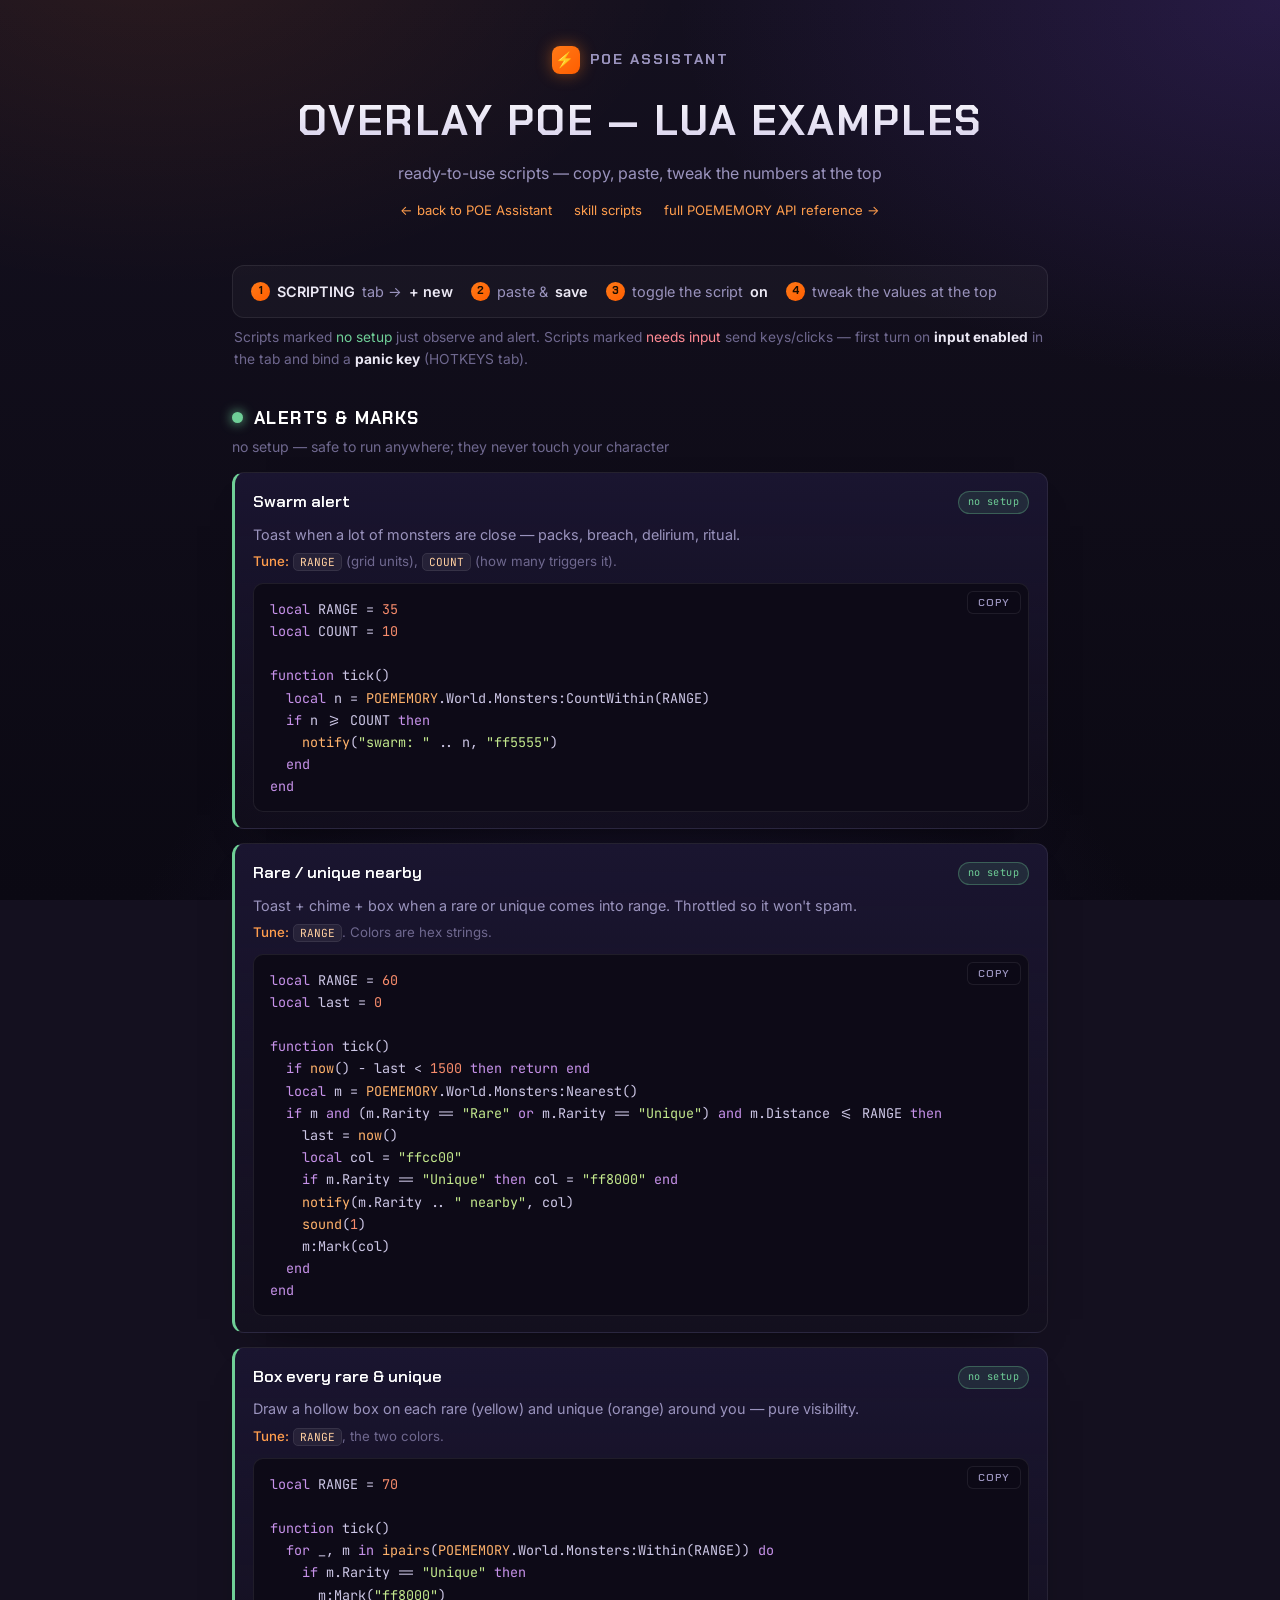
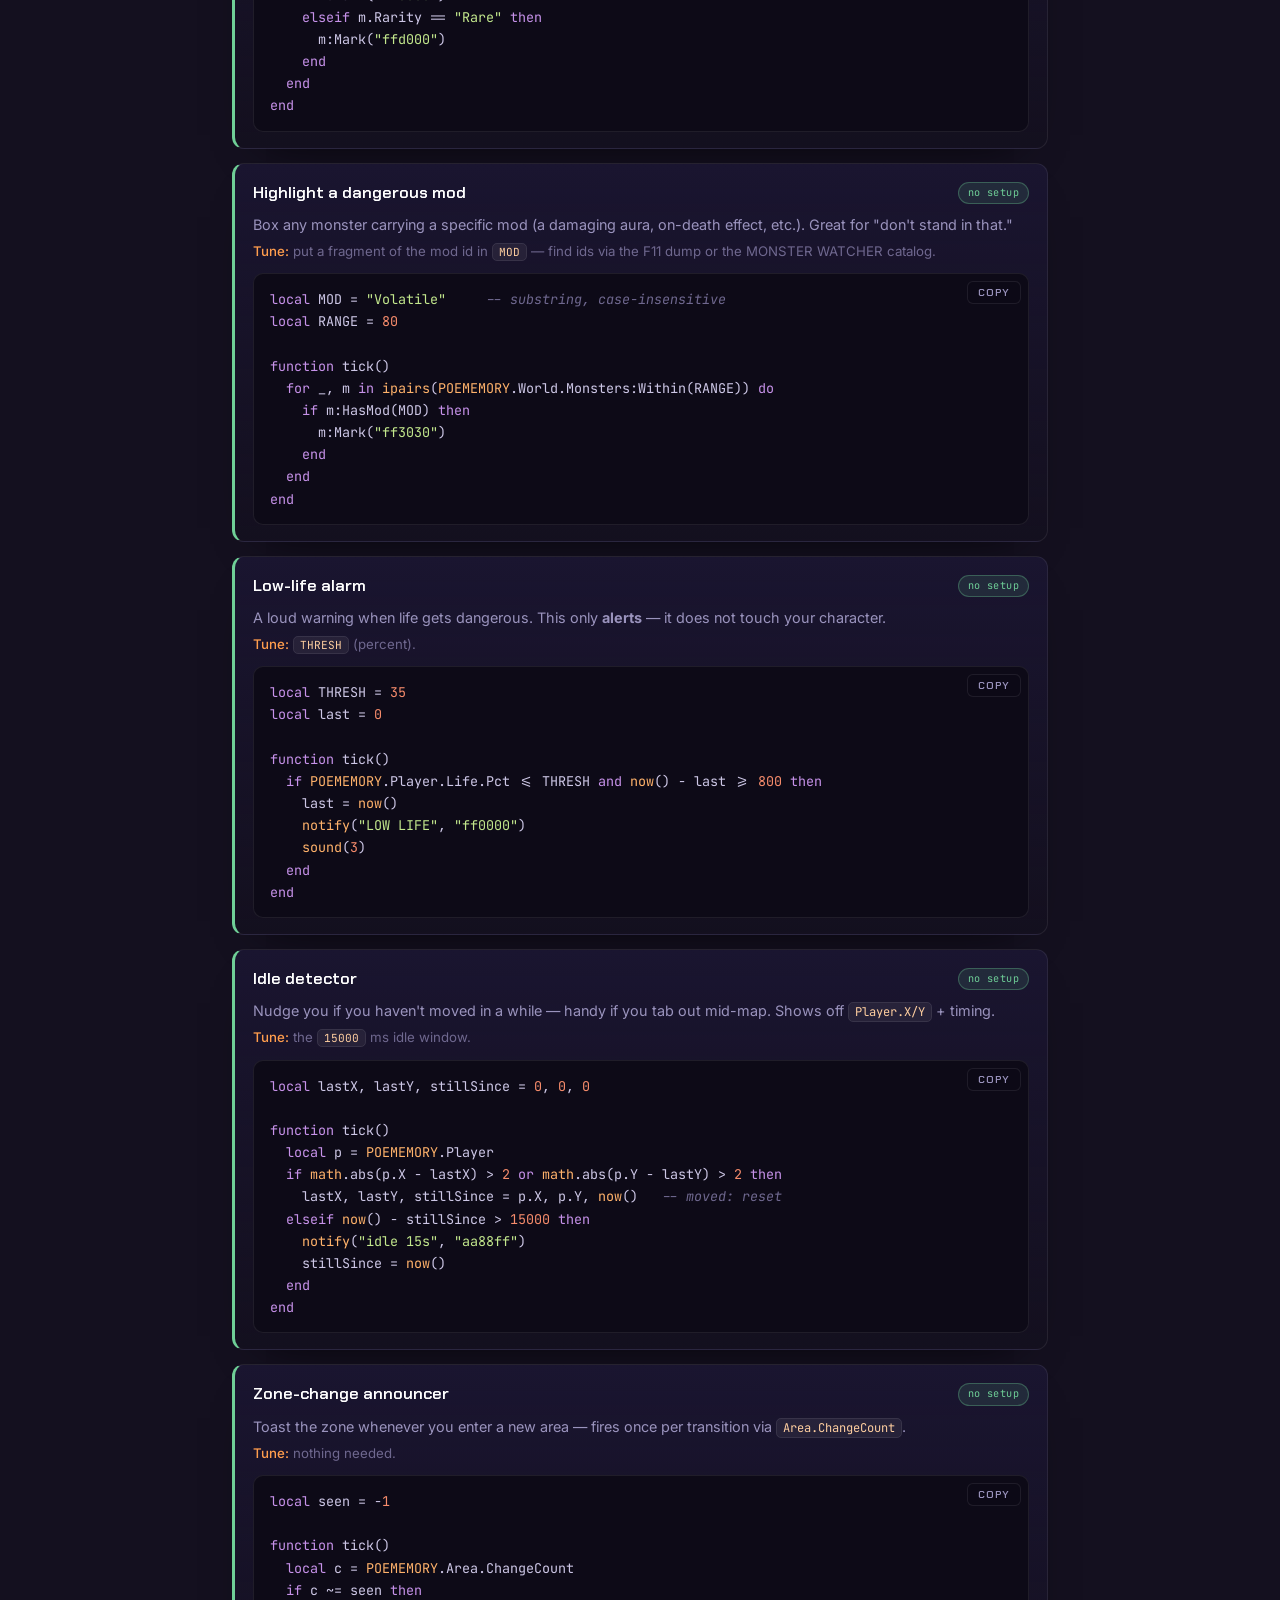
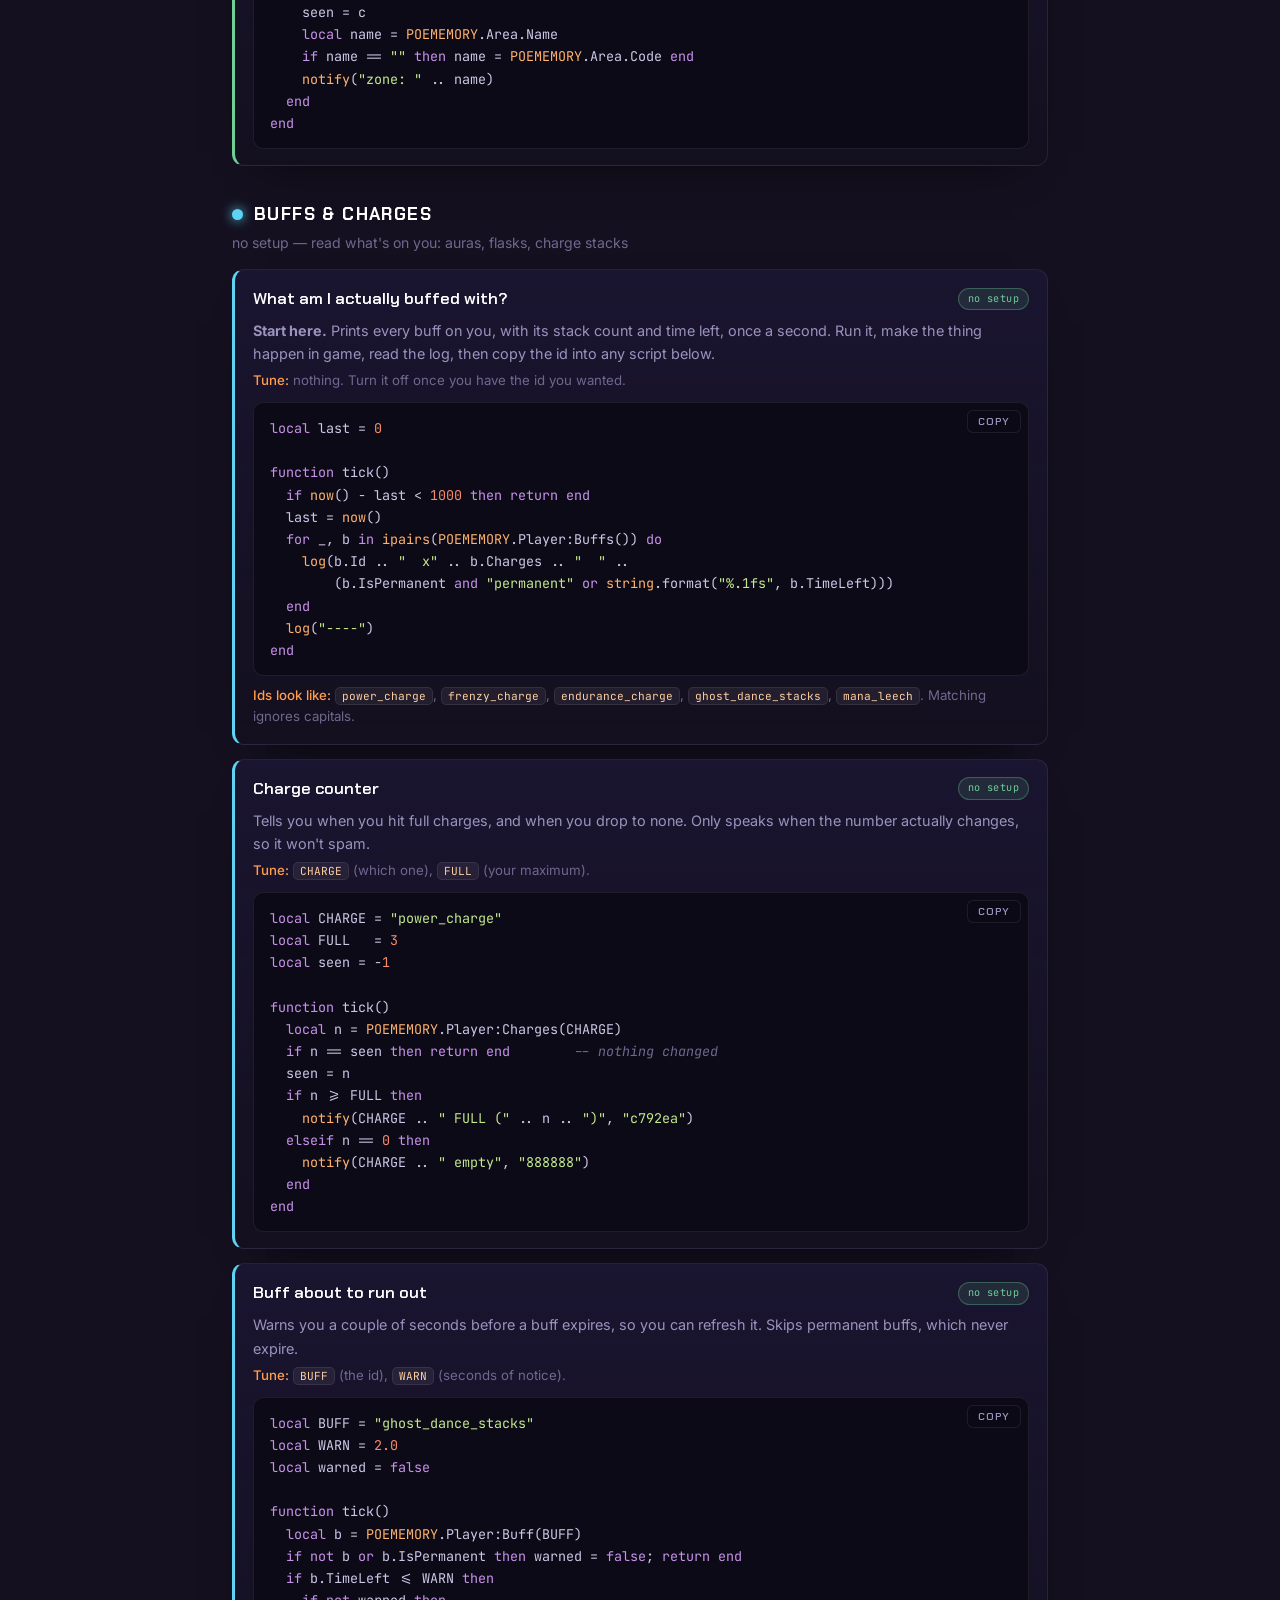
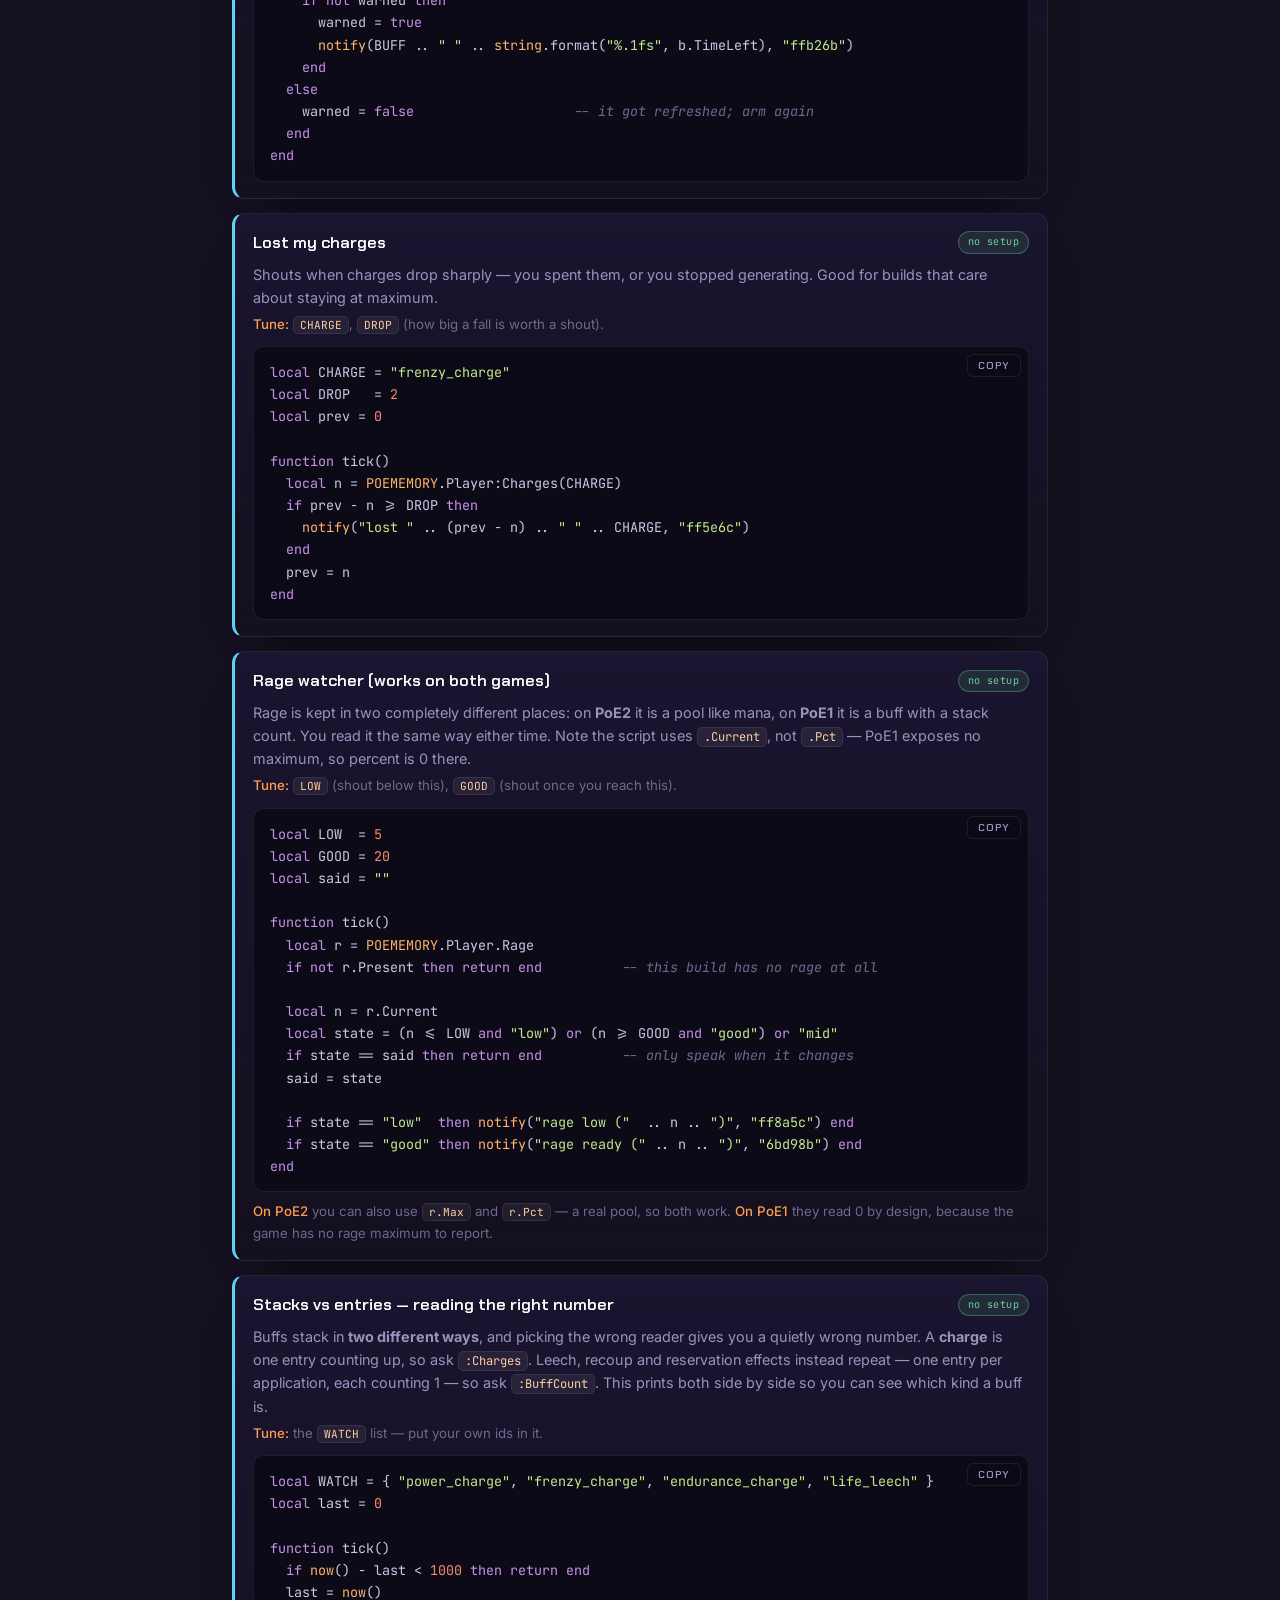
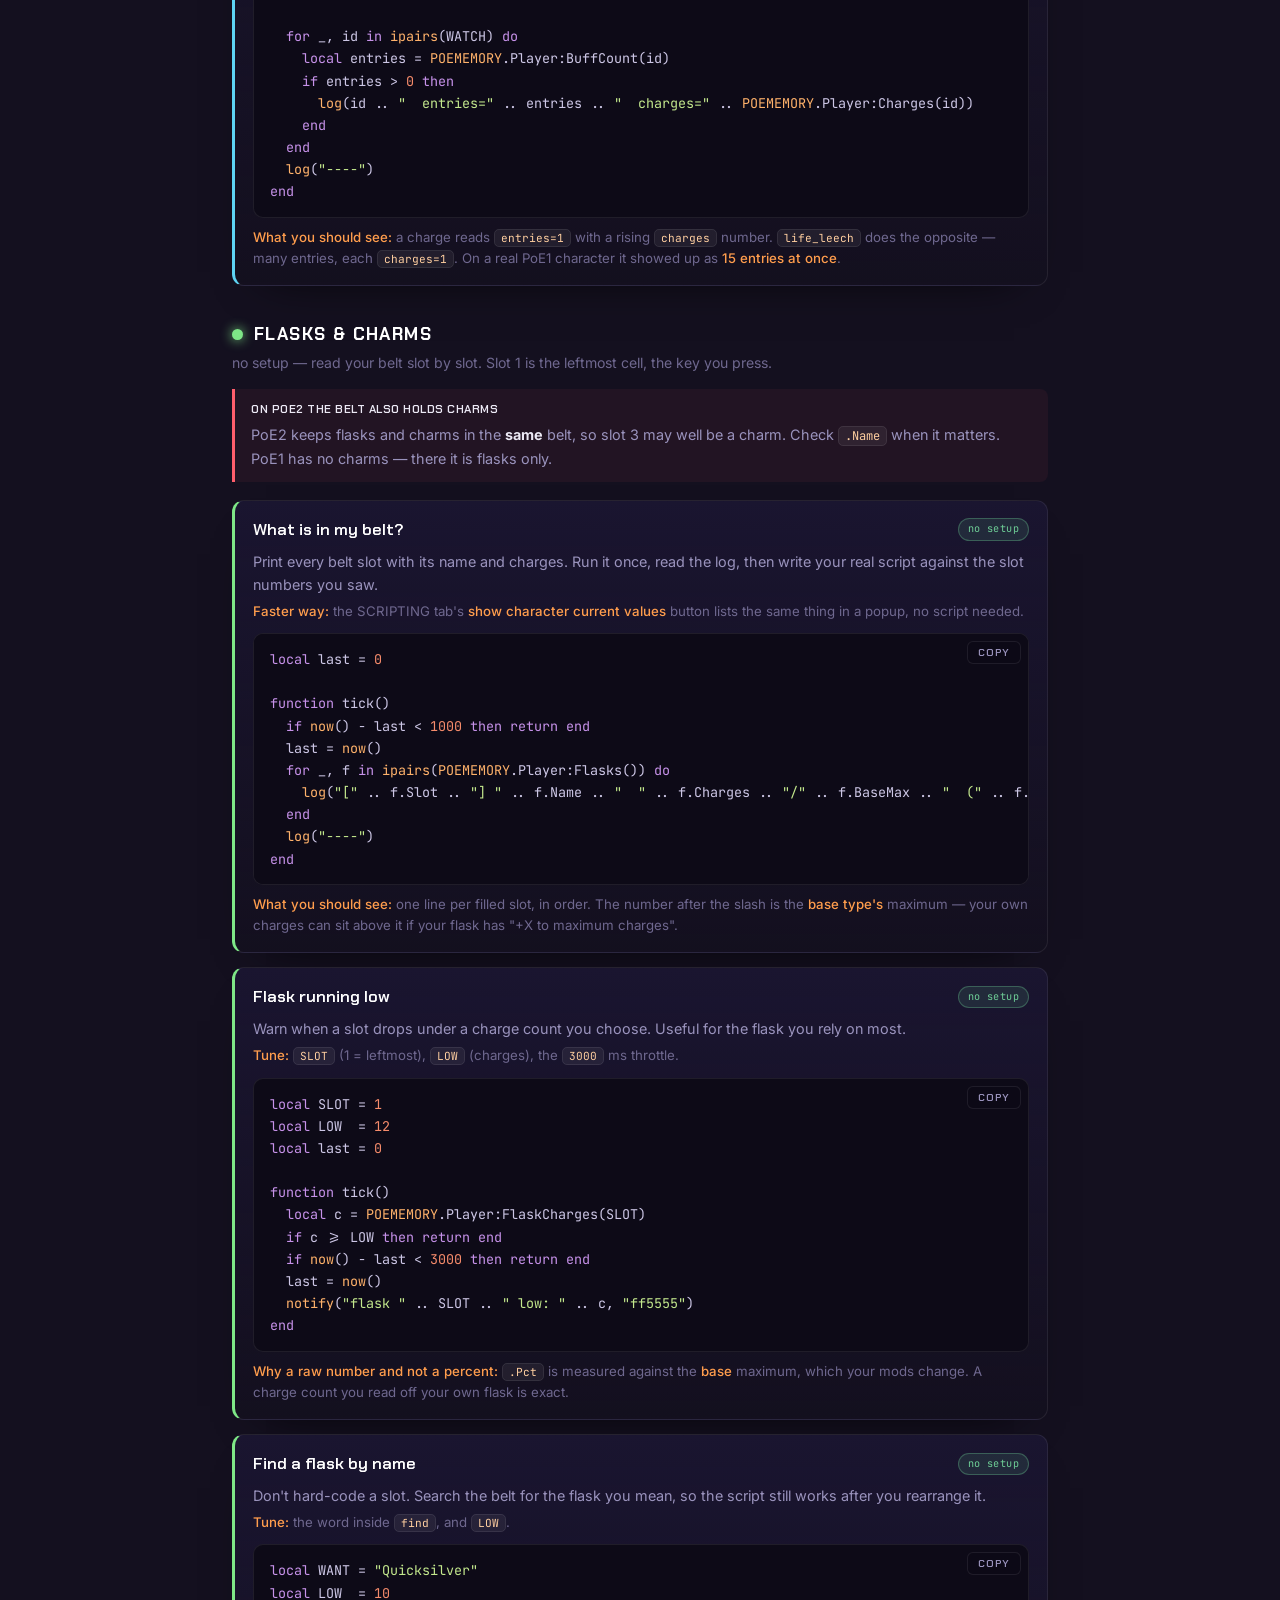
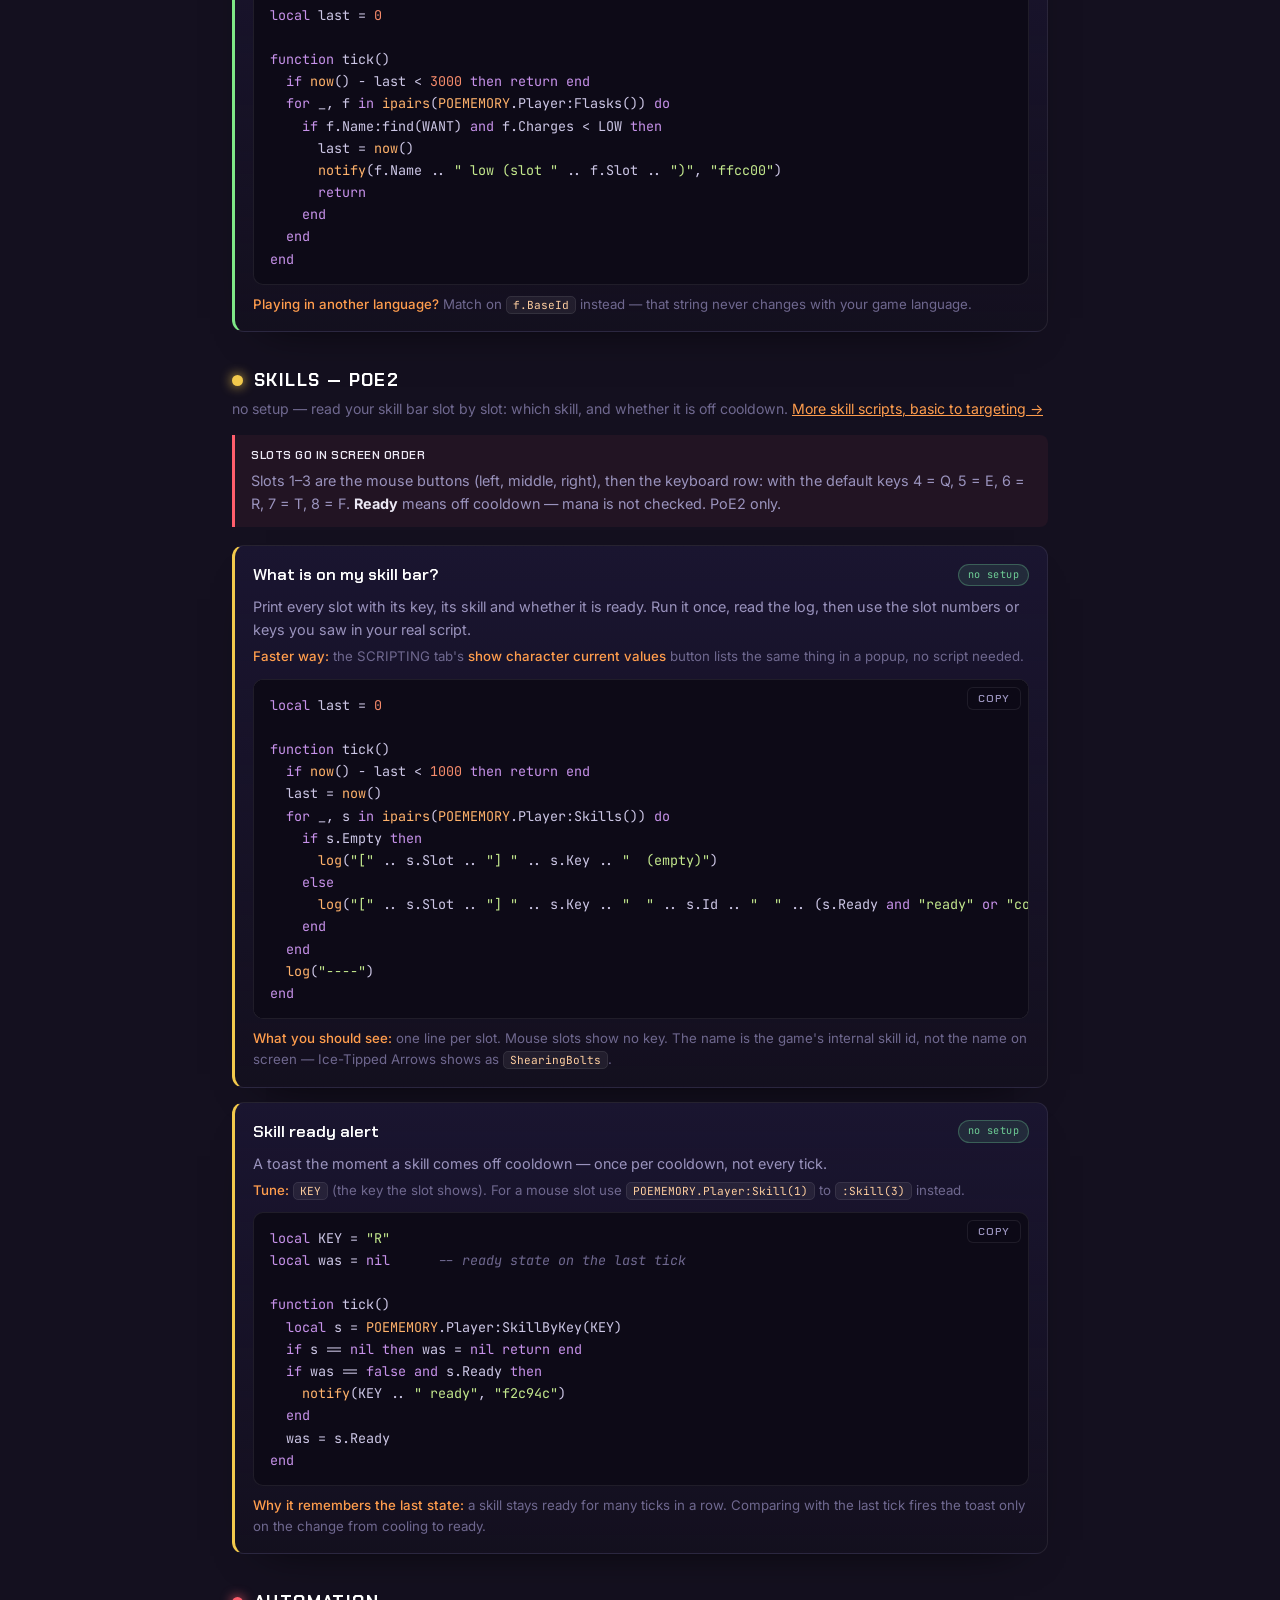
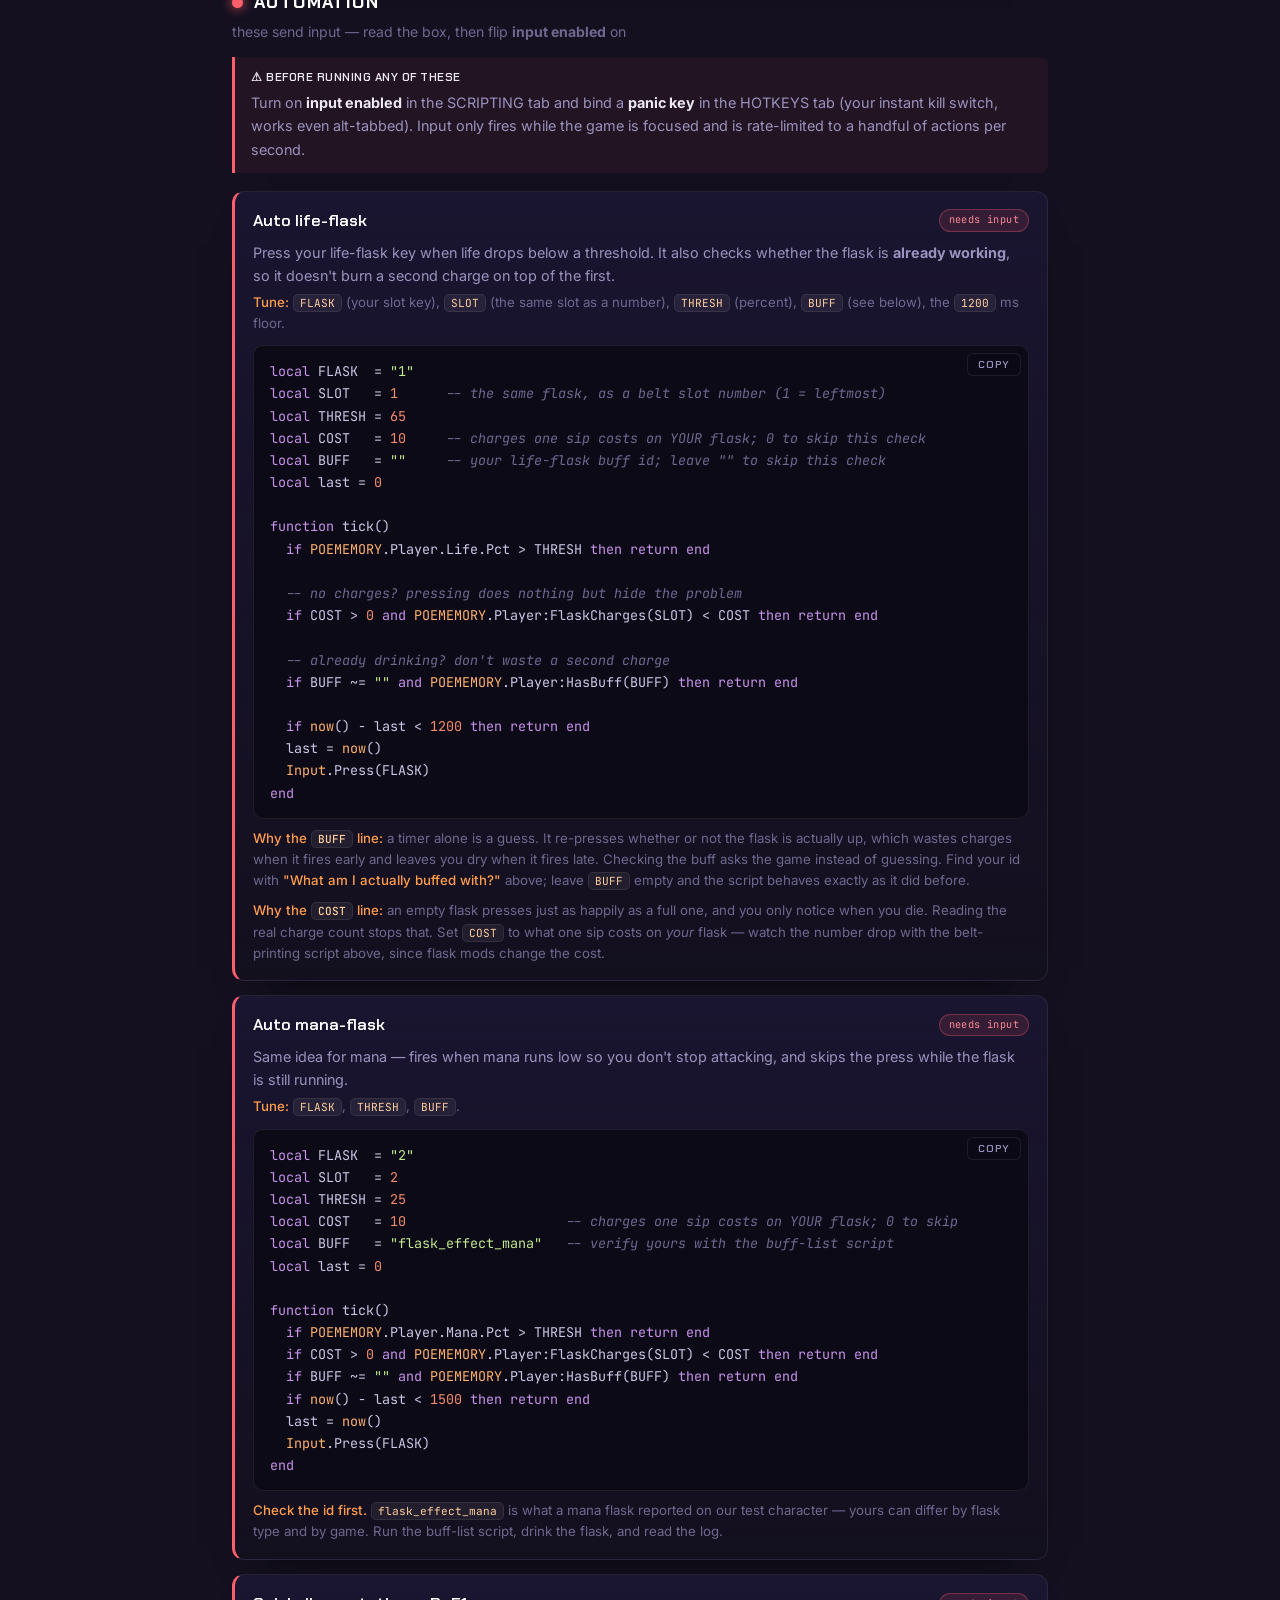
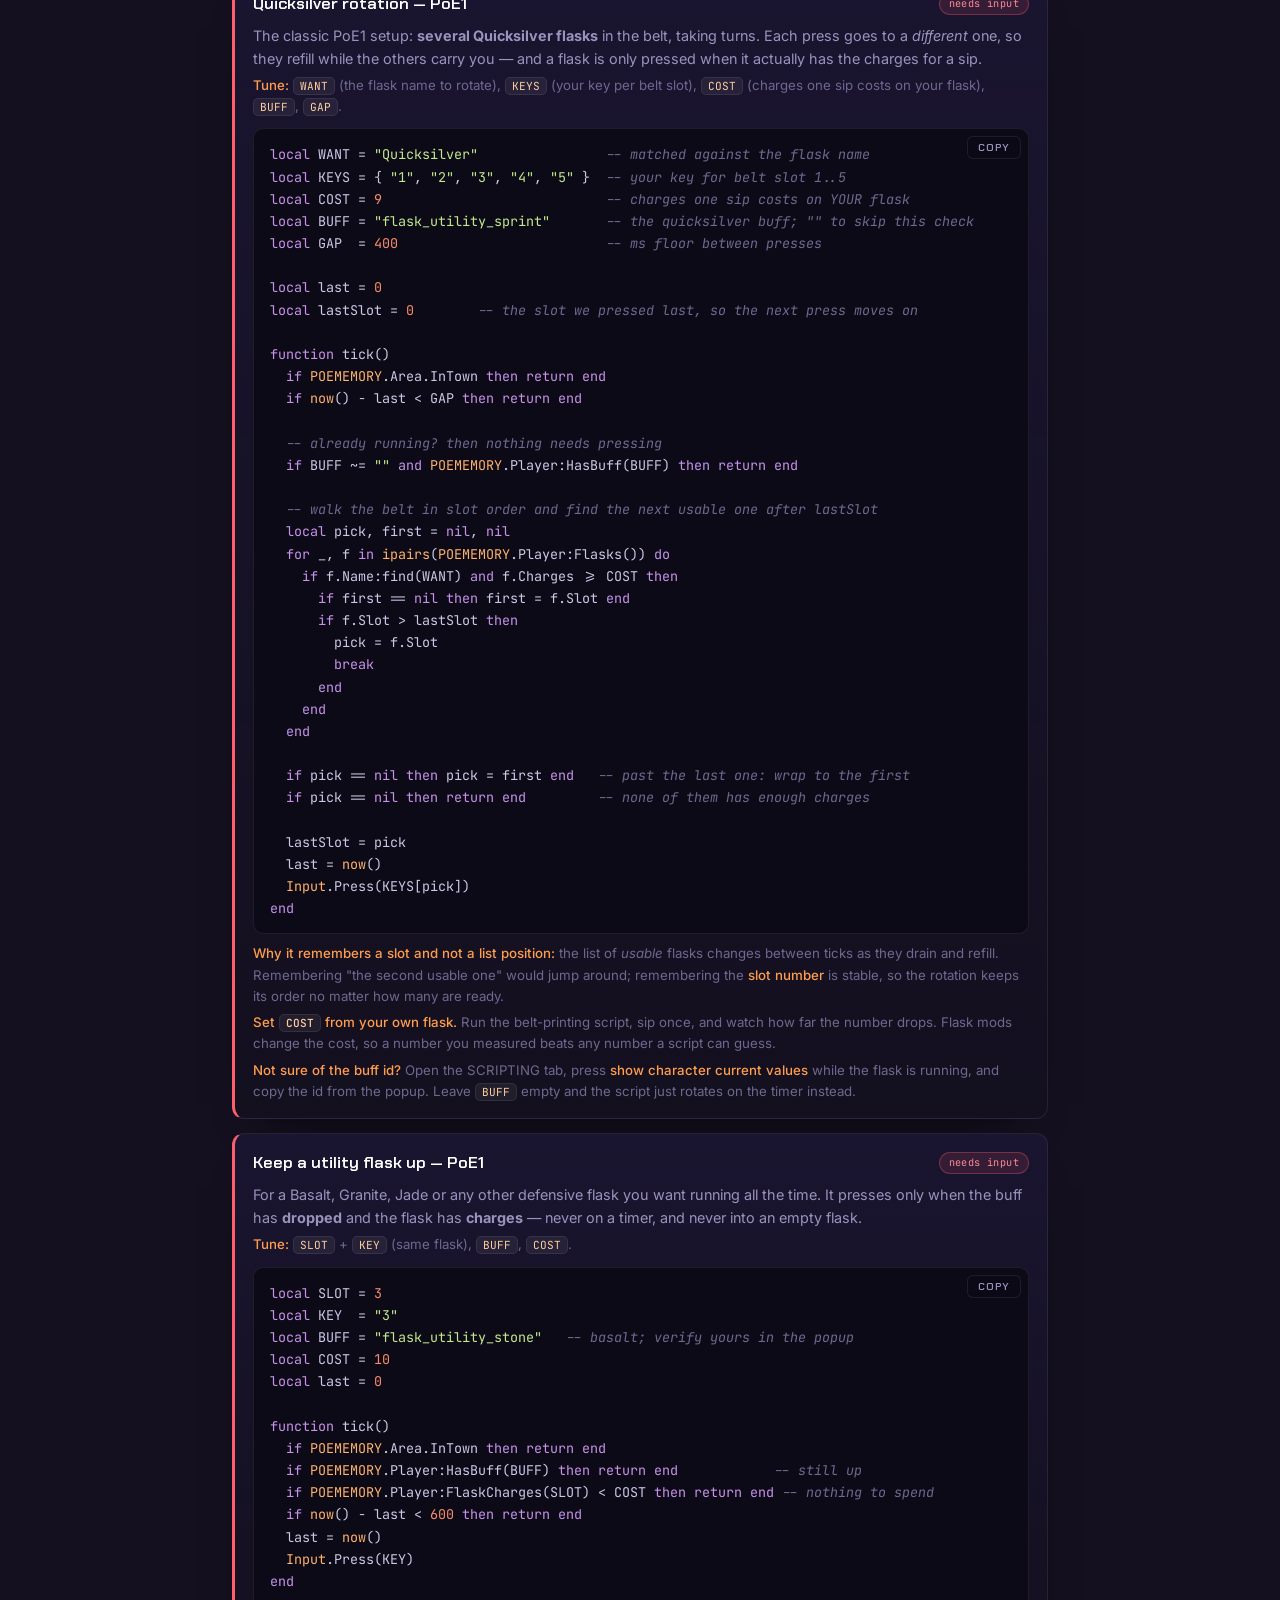
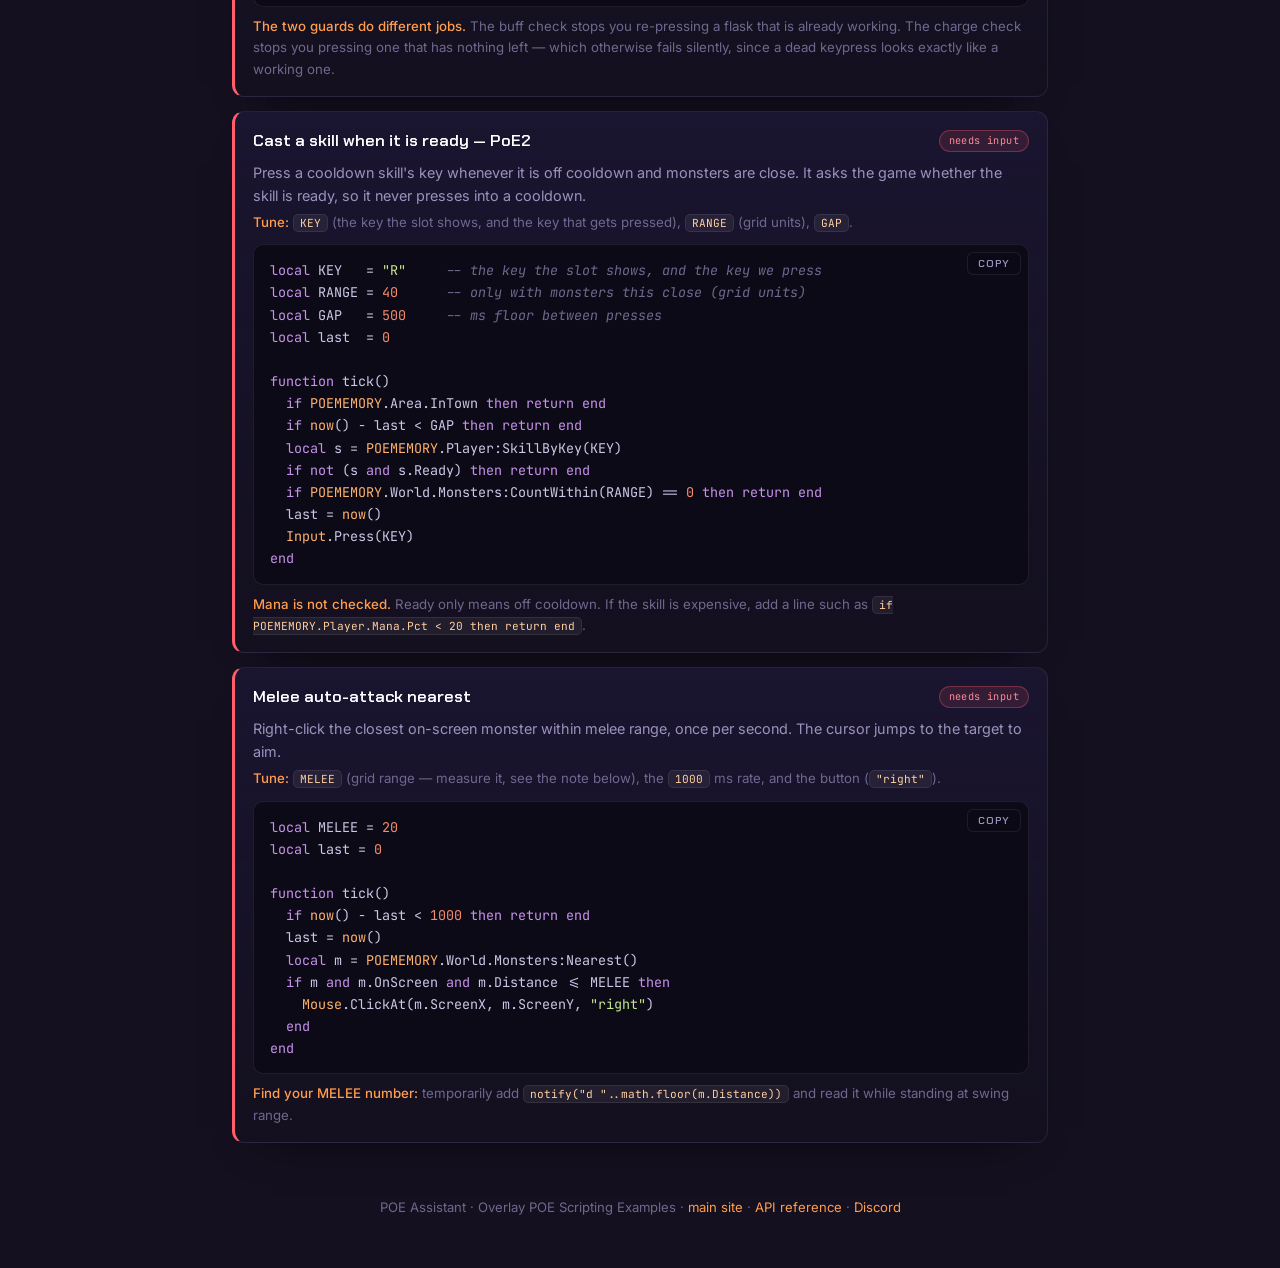
<file: scripting-examples.html>
<!DOCTYPE html>
<html lang="en">
<head>
    <meta charset="utf-8" />
    <meta name="viewport" content="width=device-width, initial-scale=1" />
    <title>POE Assistant — Scripting Examples</title>
    <link rel="icon" href="data:image/svg+xml,<svg xmlns='http://www.w3.org/2000/svg' viewBox='0 0 100 100'><text y='.9em' font-size='88'>%E2%9A%A1</text></svg>" />
    <link rel="preconnect" href="https://fonts.googleapis.com" />
    <link rel="preconnect" href="https://fonts.gstatic.com" crossorigin />
    <link href="https://fonts.googleapis.com/css2?family=Chakra+Petch:wght@500;600;700&family=Inter:wght@400;500;600&family=JetBrains+Mono:wght@400;500&display=swap" rel="stylesheet" />
    <style>
        :root {
            --bg-0: #0b0913; --bg-1: #14101f; --bg-2: #1a1530; --bg-3: #221b3d; --bg-4: #2b2350;
            --accent: #ff7a18; --accent-2: #ff9d4d;
            --accent-soft: rgba(255,122,24,0.14); --accent-glow: rgba(255,122,24,0.45);
            --text: #ece9f5; --muted: #9a93bd; --faint: #6f688f;
            --border: rgba(255,255,255,0.08); --border-accent: rgba(255,122,24,0.40);
            --border-soft: rgba(255,255,255,0.05);
            --code-bg: #0d0a17;
            --safe: #6fcf97; --danger: #ff5e6c;

            --font-head: "Chakra Petch", -apple-system, "Segoe UI", sans-serif;
            --font-body: "Inter", -apple-system, "Segoe UI", Roboto, sans-serif;
            --font-mono: "JetBrains Mono", ui-monospace, Menlo, Consolas, monospace;
        }
        *, *::before, *::after { box-sizing: border-box; }
        body {
            margin: 0; min-height: 100vh;
            font-family: var(--font-body); color: var(--text);
            background-color: var(--bg-1);
            background-image:
                radial-gradient(900px 600px at 12% -8%, rgba(255,122,24,0.10), transparent 60%),
                radial-gradient(1100px 700px at 100% 0%, rgba(106,64,200,0.22), transparent 55%),
                radial-gradient(900px 800px at 50% 120%, rgba(58,44,107,0.30), transparent 60%),
                linear-gradient(180deg, var(--bg-1), var(--bg-0));
            background-attachment: fixed; -webkit-font-smoothing: antialiased; line-height: 1.6;
        }

        .page-head { text-align: center; padding: 46px 22px 8px; }
        .brand {
            display: inline-flex; align-items: center; gap: 10px;
            font-family: var(--font-head); font-weight: 700; letter-spacing: 2px;
            text-transform: uppercase; font-size: 0.9rem; color: var(--muted);
        }
        .brand .logo {
            display: grid; place-items: center; width: 28px; height: 28px;
            border-radius: 8px; font-size: 0.95rem;
            background: linear-gradient(135deg, var(--accent), #ff5e00); box-shadow: 0 0 16px var(--accent-glow);
        }
        .page-head h1 {
            font-family: var(--font-head); font-weight: 700;
            font-size: clamp(1.8rem, 4vw, 2.6rem); letter-spacing: 2px;
            text-transform: uppercase; margin: 14px 0 6px;
            background: linear-gradient(180deg, #fff, #cfc7e8);
            -webkit-background-clip: text; background-clip: text; color: transparent;
        }
        .page-head p { color: var(--muted); margin: 0; font-size: 1rem; }
        .page-head .back { display: inline-block; margin-top: 14px; font-size: 0.82rem; color: var(--accent-2); text-decoration: none; }
        .page-head .back:hover { color: var(--accent); }
        .page-head .back + .back { margin-left: 18px; }

        .container { max-width: 860px; margin: 0 auto; padding: 8px 22px 0; }

        /* how-to strip */
        .howto {
            display: flex; flex-wrap: wrap; align-items: center; gap: 10px 18px;
            margin: 26px 0 6px; padding: 14px 18px;
            background: rgba(255,255,255,0.03); border: 1px solid var(--border); border-radius: 12px;
            color: var(--muted); font-size: 0.9rem;
        }
        .howto b { color: var(--text); font-weight: 600; }
        .howto .step { display: inline-flex; align-items: center; gap: 7px; }
        .howto .num {
            display: grid; place-items: center; width: 19px; height: 19px; flex: none;
            border-radius: 50%; font-family: var(--font-head); font-weight: 700; font-size: 0.7rem;
            color: #1a0e00; background: linear-gradient(135deg, var(--accent), #ff5e00);
        }
        code.inl {
            font-family: var(--font-mono); font-size: 0.84em;
            background: rgba(255,255,255,0.06); border: 1px solid var(--border);
            border-radius: 5px; padding: 1px 6px; color: #ffcfa0;
        }

        /* category */
        .cat {
            font-family: var(--font-head); font-weight: 700; letter-spacing: 1.4px; text-transform: uppercase;
            font-size: 1.1rem; color: #fff; margin: 34px 0 4px;
            display: flex; align-items: center; gap: 11px;
        }
        .cat .dot { width: 11px; height: 11px; border-radius: 50%; background: var(--cc); box-shadow: 0 0 12px var(--cc); flex: none; }
        .cat + .cat-sub { color: var(--faint); font-size: 0.88rem; margin: 0 0 6px; }

        .note {
            border-left: 3px solid var(--danger); background: rgba(255,94,108,0.06);
            border-radius: 0 8px 8px 0; padding: 12px 16px; margin: 14px 0 18px;
            color: var(--muted); font-size: 0.9rem;
        }
        .note b { color: var(--text); }
        .note .lead { display: block; font-family: var(--font-head); font-weight: 600; letter-spacing: .5px; color: var(--text); margin-bottom: 4px; text-transform: uppercase; font-size: .72rem; }

        /* example */
        .ex {
            background: linear-gradient(180deg, var(--bg-2), rgba(20,16,31,0.55));
            border: 1px solid var(--border); border-left: 3px solid var(--ec);
            border-radius: 12px; padding: 16px 18px; margin: 14px 0;
            box-shadow: 0 20px 46px -34px #000;
        }
        .ex-head { display: flex; align-items: center; gap: 10px; flex-wrap: wrap; }
        .ex-title { font-family: var(--font-head); font-weight: 600; font-size: 1.02rem; color: #fff; }
        .ex-tag { font-family: var(--font-mono); font-size: 0.64rem; letter-spacing: .4px; padding: 2px 9px; border-radius: 20px; margin-left: auto; }
        .ex-tag.safe { color: var(--safe); background: rgba(111,207,151,0.12); border: 1px solid rgba(111,207,151,0.32); }
        .ex-tag.input { color: #ff8a94; background: rgba(255,94,108,0.12); border: 1px solid rgba(255,94,108,0.32); }
        .ex-desc { color: var(--muted); font-size: 0.9rem; margin: 7px 0 0; }
        .ex-tune { color: var(--faint); font-size: 0.83rem; margin: 5px 0 0; }
        .ex-tune b { color: var(--accent-2); font-weight: 500; }

        .codewrap { position: relative; margin-top: 11px; }
        .codewrap .copy {
            position: absolute; top: 8px; right: 8px; z-index: 2;
            font-family: var(--font-head); font-size: 0.64rem; font-weight: 600; letter-spacing: 1px; text-transform: uppercase;
            color: var(--muted); background: rgba(13,10,23,0.85); border: 1px solid var(--border);
            border-radius: 6px; padding: 4px 10px; cursor: pointer; transition: color .15s, border-color .15s, background .15s;
        }
        .codewrap .copy:hover { color: var(--text); border-color: var(--border-accent); background: var(--accent-soft); }
        pre.lua {
            background: var(--code-bg); border: 1px solid var(--border);
            border-radius: 10px; padding: 14px 16px; overflow-x: auto;
            font-family: var(--font-mono); font-size: 0.84rem; line-height: 1.65; color: #cdc7e6; margin: 0;
        }
        pre.lua .c { color: #6f688f; font-style: italic; }
        pre.lua .s { color: #c3e88d; }
        pre.lua .k { color: #c792ea; }
        pre.lua .g { color: #ffb26b; }
        pre.lua .n { color: #f78c6c; }

        footer { text-align: center; color: var(--faint); font-size: 0.82rem; padding: 40px 22px 50px; }
        footer a { color: var(--accent-2); text-decoration: none; }
        footer a:hover { color: var(--accent); }
        ::selection { background: rgba(255,122,24,0.28); }
    </style>
</head>
<body>
    <header class="page-head">
        <div class="brand"><span class="logo">⚡</span> POE Assistant</div>
        <h1>Overlay POE &mdash; Lua Examples</h1>
        <p>ready-to-use scripts — copy, paste, tweak the numbers at the top</p>
        <a class="back" href="index.html">← back to POE Assistant</a>
        <a class="back" href="skill-scripts.html">skill scripts</a>
        <a class="back" href="scripting-api.html">full POEMEMORY API reference →</a>
    </header>

    <div class="container">

        <div class="howto">
            <span class="step"><span class="num">1</span> <b>SCRIPTING</b> tab → <b>+ new</b></span>
            <span class="step"><span class="num">2</span> paste &amp; <b>save</b></span>
            <span class="step"><span class="num">3</span> toggle the script <b>on</b></span>
            <span class="step"><span class="num">4</span> tweak the values at the top</span>
        </div>
        <p style="color:var(--faint);font-size:0.86rem;margin:8px 2px 0">
            Scripts marked <span style="color:var(--safe)">no setup</span> just observe and alert. Scripts marked
            <span style="color:#ff8a94">needs input</span> send keys/clicks — first turn on <b style="color:var(--text)">input enabled</b>
            in the tab and bind a <b style="color:var(--text)">panic key</b> (HOTKEYS tab).
        </p>

        <!-- ================= ALERTS & MARKS ================= -->
        <div class="cat" style="--cc: var(--safe)"><span class="dot"></span>Alerts &amp; marks</div>
        <p class="cat-sub">no setup — safe to run anywhere; they never touch your character</p>

        <div class="ex" style="--ec: var(--safe)">
            <div class="ex-head"><span class="ex-title">Swarm alert</span><span class="ex-tag safe">no setup</span></div>
            <p class="ex-desc">Toast when a lot of monsters are close — packs, breach, delirium, ritual.</p>
            <p class="ex-tune"><b>Tune:</b> <code class="inl">RANGE</code> (grid units), <code class="inl">COUNT</code> (how many triggers it).</p>
            <div class="codewrap"><button class="copy" type="button">copy</button><pre class="lua">local RANGE = 35
local COUNT = 10

function tick()
  local n = POEMEMORY.World.Monsters:CountWithin(RANGE)
  if n &gt;= COUNT then
    notify("swarm: " .. n, "ff5555")
  end
end</pre></div>
        </div>

        <div class="ex" style="--ec: var(--safe)">
            <div class="ex-head"><span class="ex-title">Rare / unique nearby</span><span class="ex-tag safe">no setup</span></div>
            <p class="ex-desc">Toast + chime + box when a rare or unique comes into range. Throttled so it won't spam.</p>
            <p class="ex-tune"><b>Tune:</b> <code class="inl">RANGE</code>. Colors are hex strings.</p>
            <div class="codewrap"><button class="copy" type="button">copy</button><pre class="lua">local RANGE = 60
local last = 0

function tick()
  if now() - last &lt; 1500 then return end
  local m = POEMEMORY.World.Monsters:Nearest()
  if m and (m.Rarity == "Rare" or m.Rarity == "Unique") and m.Distance &lt;= RANGE then
    last = now()
    local col = "ffcc00"
    if m.Rarity == "Unique" then col = "ff8000" end
    notify(m.Rarity .. " nearby", col)
    sound(1)
    m:Mark(col)
  end
end</pre></div>
        </div>

        <div class="ex" style="--ec: var(--safe)">
            <div class="ex-head"><span class="ex-title">Box every rare &amp; unique</span><span class="ex-tag safe">no setup</span></div>
            <p class="ex-desc">Draw a hollow box on each rare (yellow) and unique (orange) around you — pure visibility.</p>
            <p class="ex-tune"><b>Tune:</b> <code class="inl">RANGE</code>, the two colors.</p>
            <div class="codewrap"><button class="copy" type="button">copy</button><pre class="lua">local RANGE = 70

function tick()
  for _, m in ipairs(POEMEMORY.World.Monsters:Within(RANGE)) do
    if m.Rarity == "Unique" then
      m:Mark("ff8000")
    elseif m.Rarity == "Rare" then
      m:Mark("ffd000")
    end
  end
end</pre></div>
        </div>

        <div class="ex" style="--ec: var(--safe)">
            <div class="ex-head"><span class="ex-title">Highlight a dangerous mod</span><span class="ex-tag safe">no setup</span></div>
            <p class="ex-desc">Box any monster carrying a specific mod (a damaging aura, on-death effect, etc.). Great for "don't stand in that."</p>
            <p class="ex-tune"><b>Tune:</b> put a fragment of the mod id in <code class="inl">MOD</code> — find ids via the F11 dump or the MONSTER WATCHER catalog.</p>
            <div class="codewrap"><button class="copy" type="button">copy</button><pre class="lua">local MOD = "Volatile"     -- substring, case-insensitive
local RANGE = 80

function tick()
  for _, m in ipairs(POEMEMORY.World.Monsters:Within(RANGE)) do
    if m:HasMod(MOD) then
      m:Mark("ff3030")
    end
  end
end</pre></div>
        </div>

        <div class="ex" style="--ec: var(--safe)">
            <div class="ex-head"><span class="ex-title">Low-life alarm</span><span class="ex-tag safe">no setup</span></div>
            <p class="ex-desc">A loud warning when life gets dangerous. This only <b>alerts</b> — it does not touch your character.</p>
            <p class="ex-tune"><b>Tune:</b> <code class="inl">THRESH</code> (percent).</p>
            <div class="codewrap"><button class="copy" type="button">copy</button><pre class="lua">local THRESH = 35
local last = 0

function tick()
  if POEMEMORY.Player.Life.Pct &lt;= THRESH and now() - last &gt;= 800 then
    last = now()
    notify("LOW LIFE", "ff0000")
    sound(3)
  end
end</pre></div>
        </div>

        <div class="ex" style="--ec: var(--safe)">
            <div class="ex-head"><span class="ex-title">Idle detector</span><span class="ex-tag safe">no setup</span></div>
            <p class="ex-desc">Nudge you if you haven't moved in a while — handy if you tab out mid-map. Shows off <code class="inl">Player.X/Y</code> + timing.</p>
            <p class="ex-tune"><b>Tune:</b> the <code class="inl">15000</code> ms idle window.</p>
            <div class="codewrap"><button class="copy" type="button">copy</button><pre class="lua">local lastX, lastY, stillSince = 0, 0, 0

function tick()
  local p = POEMEMORY.Player
  if math.abs(p.X - lastX) &gt; 2 or math.abs(p.Y - lastY) &gt; 2 then
    lastX, lastY, stillSince = p.X, p.Y, now()   -- moved: reset
  elseif now() - stillSince &gt; 15000 then
    notify("idle 15s", "aa88ff")
    stillSince = now()
  end
end</pre></div>
        </div>

        <div class="ex" style="--ec: var(--safe)">
            <div class="ex-head"><span class="ex-title">Zone-change announcer</span><span class="ex-tag safe">no setup</span></div>
            <p class="ex-desc">Toast the zone whenever you enter a new area — fires once per transition via <code class="inl">Area.ChangeCount</code>.</p>
            <p class="ex-tune"><b>Tune:</b> nothing needed.</p>
            <div class="codewrap"><button class="copy" type="button">copy</button><pre class="lua">local seen = -1

function tick()
  local c = POEMEMORY.Area.ChangeCount
  if c ~= seen then
    seen = c
    local name = POEMEMORY.Area.Name
    if name == "" then name = POEMEMORY.Area.Code end
    notify("zone: " .. name)
  end
end</pre></div>
        </div>

        <!-- ================= BUFFS & CHARGES ================= -->
        <div class="cat" style="--cc: #5ed3f3"><span class="dot"></span>Buffs &amp; charges</div>
        <p class="cat-sub">no setup — read what's on you: auras, flasks, charge stacks</p>

        <div class="ex" style="--ec: #5ed3f3">
            <div class="ex-head"><span class="ex-title">What am I actually buffed with?</span><span class="ex-tag safe">no setup</span></div>
            <p class="ex-desc"><b>Start here.</b> Prints every buff on you, with its stack count and time left, once a second. Run it, make the thing happen in game, read the log, then copy the id into any script below.</p>
            <p class="ex-tune"><b>Tune:</b> nothing. Turn it off once you have the id you wanted.</p>
            <div class="codewrap"><button class="copy" type="button">copy</button><pre class="lua">local last = 0

function tick()
  if now() - last &lt; 1000 then return end
  last = now()
  for _, b in ipairs(POEMEMORY.Player:Buffs()) do
    log(b.Id .. "  x" .. b.Charges .. "  " ..
        (b.IsPermanent and "permanent" or string.format("%.1fs", b.TimeLeft)))
  end
  log("----")
end</pre></div>
            <p class="ex-tune" style="margin-top:9px"><b>Ids look like:</b> <code class="inl">power_charge</code>, <code class="inl">frenzy_charge</code>, <code class="inl">endurance_charge</code>, <code class="inl">ghost_dance_stacks</code>, <code class="inl">mana_leech</code>. Matching ignores capitals.</p>
        </div>

        <div class="ex" style="--ec: #5ed3f3">
            <div class="ex-head"><span class="ex-title">Charge counter</span><span class="ex-tag safe">no setup</span></div>
            <p class="ex-desc">Tells you when you hit full charges, and when you drop to none. Only speaks when the number actually changes, so it won't spam.</p>
            <p class="ex-tune"><b>Tune:</b> <code class="inl">CHARGE</code> (which one), <code class="inl">FULL</code> (your maximum).</p>
            <div class="codewrap"><button class="copy" type="button">copy</button><pre class="lua">local CHARGE = "power_charge"
local FULL   = 3
local seen = -1

function tick()
  local n = POEMEMORY.Player:Charges(CHARGE)
  if n == seen then return end        -- nothing changed
  seen = n
  if n &gt;= FULL then
    notify(CHARGE .. " FULL (" .. n .. ")", "c792ea")
  elseif n == 0 then
    notify(CHARGE .. " empty", "888888")
  end
end</pre></div>
        </div>

        <div class="ex" style="--ec: #5ed3f3">
            <div class="ex-head"><span class="ex-title">Buff about to run out</span><span class="ex-tag safe">no setup</span></div>
            <p class="ex-desc">Warns you a couple of seconds before a buff expires, so you can refresh it. Skips permanent buffs, which never expire.</p>
            <p class="ex-tune"><b>Tune:</b> <code class="inl">BUFF</code> (the id), <code class="inl">WARN</code> (seconds of notice).</p>
            <div class="codewrap"><button class="copy" type="button">copy</button><pre class="lua">local BUFF = "ghost_dance_stacks"
local WARN = 2.0
local warned = false

function tick()
  local b = POEMEMORY.Player:Buff(BUFF)
  if not b or b.IsPermanent then warned = false; return end
  if b.TimeLeft &lt;= WARN then
    if not warned then
      warned = true
      notify(BUFF .. " " .. string.format("%.1fs", b.TimeLeft), "ffb26b")
    end
  else
    warned = false                    -- it got refreshed; arm again
  end
end</pre></div>
        </div>

        <div class="ex" style="--ec: #5ed3f3">
            <div class="ex-head"><span class="ex-title">Lost my charges</span><span class="ex-tag safe">no setup</span></div>
            <p class="ex-desc">Shouts when charges drop sharply — you spent them, or you stopped generating. Good for builds that care about staying at maximum.</p>
            <p class="ex-tune"><b>Tune:</b> <code class="inl">CHARGE</code>, <code class="inl">DROP</code> (how big a fall is worth a shout).</p>
            <div class="codewrap"><button class="copy" type="button">copy</button><pre class="lua">local CHARGE = "frenzy_charge"
local DROP   = 2
local prev = 0

function tick()
  local n = POEMEMORY.Player:Charges(CHARGE)
  if prev - n &gt;= DROP then
    notify("lost " .. (prev - n) .. " " .. CHARGE, "ff5e6c")
  end
  prev = n
end</pre></div>
        </div>

        <div class="ex" style="--ec: #5ed3f3">
            <div class="ex-head"><span class="ex-title">Rage watcher (works on both games)</span><span class="ex-tag safe">no setup</span></div>
            <p class="ex-desc">Rage is kept in two completely different places: on <b>PoE2</b> it is a pool like mana, on <b>PoE1</b> it is a buff with a stack count. You read it the same way either time. Note the script uses <code class="inl">.Current</code>, not <code class="inl">.Pct</code> — PoE1 exposes no maximum, so percent is 0 there.</p>
            <p class="ex-tune"><b>Tune:</b> <code class="inl">LOW</code> (shout below this), <code class="inl">GOOD</code> (shout once you reach this).</p>
            <div class="codewrap"><button class="copy" type="button">copy</button><pre class="lua">local LOW  = 5
local GOOD = 20
local said = ""

function tick()
  local r = POEMEMORY.Player.Rage
  if not r.Present then return end          -- this build has no rage at all

  local n = r.Current
  local state = (n &lt;= LOW and "low") or (n &gt;= GOOD and "good") or "mid"
  if state == said then return end          -- only speak when it changes
  said = state

  if state == "low"  then notify("rage low ("  .. n .. ")", "ff8a5c") end
  if state == "good" then notify("rage ready (" .. n .. ")", "6bd98b") end
end</pre></div>
            <p class="ex-tune" style="margin-top:9px"><b>On PoE2</b> you can also use <code class="inl">r.Max</code> and <code class="inl">r.Pct</code> — a real pool, so both work. <b>On PoE1</b> they read 0 by design, because the game has no rage maximum to report.</p>
        </div>

        <div class="ex" style="--ec: #5ed3f3">
            <div class="ex-head"><span class="ex-title">Stacks vs entries — reading the right number</span><span class="ex-tag safe">no setup</span></div>
            <p class="ex-desc">Buffs stack in <b>two different ways</b>, and picking the wrong reader gives you a quietly wrong number. A <b>charge</b> is one entry counting up, so ask <code class="inl">:Charges</code>. Leech, recoup and reservation effects instead repeat — one entry per application, each counting 1 — so ask <code class="inl">:BuffCount</code>. This prints both side by side so you can see which kind a buff is.</p>
            <p class="ex-tune"><b>Tune:</b> the <code class="inl">WATCH</code> list — put your own ids in it.</p>
            <div class="codewrap"><button class="copy" type="button">copy</button><pre class="lua">local WATCH = { "power_charge", "frenzy_charge", "endurance_charge", "life_leech" }
local last = 0

function tick()
  if now() - last &lt; 1000 then return end
  last = now()

  for _, id in ipairs(WATCH) do
    local entries = POEMEMORY.Player:BuffCount(id)
    if entries &gt; 0 then
      log(id .. "  entries=" .. entries .. "  charges=" .. POEMEMORY.Player:Charges(id))
    end
  end
  log("----")
end</pre></div>
            <p class="ex-tune" style="margin-top:9px"><b>What you should see:</b> a charge reads <code class="inl">entries=1</code> with a rising <code class="inl">charges</code> number. <code class="inl">life_leech</code> does the opposite — many entries, each <code class="inl">charges=1</code>. On a real PoE1 character it showed up as <b>15 entries at once</b>.</p>
        </div>

        <!-- ================= FLASKS ================= -->
        <div class="cat" style="--cc: #7ee787"><span class="dot"></span>Flasks &amp; charms</div>
        <p class="cat-sub">no setup — read your belt slot by slot. Slot 1 is the leftmost cell, the key you press.</p>

        <div class="note">
            <span class="lead">On PoE2 the belt also holds charms</span>
            PoE2 keeps flasks and charms in the <b>same</b> belt, so slot 3 may well be a charm. Check <code class="inl">.Name</code> when it matters. PoE1 has no charms — there it is flasks only.
        </div>

        <div class="ex" style="--ec: #7ee787">
            <div class="ex-head"><span class="ex-title">What is in my belt?</span><span class="ex-tag safe">no setup</span></div>
            <p class="ex-desc">Print every belt slot with its name and charges. Run it once, read the log, then write your real script against the slot numbers you saw.</p>
            <p class="ex-tune"><b>Faster way:</b> the SCRIPTING tab's <b>show character current values</b> button lists the same thing in a popup, no script needed.</p>
            <div class="codewrap"><button class="copy" type="button">copy</button><pre class="lua">local last = 0

function tick()
  if now() - last &lt; 1000 then return end
  last = now()
  for _, f in ipairs(POEMEMORY.Player:Flasks()) do
    log("[" .. f.Slot .. "] " .. f.Name .. "  " .. f.Charges .. "/" .. f.BaseMax .. "  (" .. f.BaseId .. ")")
  end
  log("----")
end</pre></div>
            <p class="ex-tune" style="margin-top:9px"><b>What you should see:</b> one line per filled slot, in order. The number after the slash is the <b>base type's</b> maximum — your own charges can sit above it if your flask has "+X to maximum charges".</p>
        </div>

        <div class="ex" style="--ec: #7ee787">
            <div class="ex-head"><span class="ex-title">Flask running low</span><span class="ex-tag safe">no setup</span></div>
            <p class="ex-desc">Warn when a slot drops under a charge count you choose. Useful for the flask you rely on most.</p>
            <p class="ex-tune"><b>Tune:</b> <code class="inl">SLOT</code> (1 = leftmost), <code class="inl">LOW</code> (charges), the <code class="inl">3000</code> ms throttle.</p>
            <div class="codewrap"><button class="copy" type="button">copy</button><pre class="lua">local SLOT = 1
local LOW  = 12
local last = 0

function tick()
  local c = POEMEMORY.Player:FlaskCharges(SLOT)
  if c &gt;= LOW then return end
  if now() - last &lt; 3000 then return end
  last = now()
  notify("flask " .. SLOT .. " low: " .. c, "ff5555")
end</pre></div>
            <p class="ex-tune" style="margin-top:9px"><b>Why a raw number and not a percent:</b> <code class="inl">.Pct</code> is measured against the <b>base</b> maximum, which your mods change. A charge count you read off your own flask is exact.</p>
        </div>

        <div class="ex" style="--ec: #7ee787">
            <div class="ex-head"><span class="ex-title">Find a flask by name</span><span class="ex-tag safe">no setup</span></div>
            <p class="ex-desc">Don't hard-code a slot. Search the belt for the flask you mean, so the script still works after you rearrange it.</p>
            <p class="ex-tune"><b>Tune:</b> the word inside <code class="inl">find</code>, and <code class="inl">LOW</code>.</p>
            <div class="codewrap"><button class="copy" type="button">copy</button><pre class="lua">local WANT = "Quicksilver"
local LOW  = 10
local last = 0

function tick()
  if now() - last &lt; 3000 then return end
  for _, f in ipairs(POEMEMORY.Player:Flasks()) do
    if f.Name:find(WANT) and f.Charges &lt; LOW then
      last = now()
      notify(f.Name .. " low (slot " .. f.Slot .. ")", "ffcc00")
      return
    end
  end
end</pre></div>
            <p class="ex-tune" style="margin-top:9px"><b>Playing in another language?</b> Match on <code class="inl">f.BaseId</code> instead — that string never changes with your game language.</p>
        </div>

        <!-- ================= SKILLS ================= -->
        <div class="cat" style="--cc: #f2c94c"><span class="dot"></span>Skills &mdash; PoE2</div>
        <p class="cat-sub">no setup — read your skill bar slot by slot: which skill, and whether it is off cooldown. <a href="skill-scripts.html" style="color:var(--accent-2)">More skill scripts, basic to targeting →</a></p>

        <div class="note">
            <span class="lead">Slots go in screen order</span>
            Slots 1&ndash;3 are the mouse buttons (left, middle, right), then the keyboard row: with the default keys 4 = Q, 5 = E, 6 = R, 7 = T, 8 = F. <b>Ready</b> means off cooldown &mdash; mana is not checked. PoE2 only.
        </div>

        <div class="ex" style="--ec: #f2c94c">
            <div class="ex-head"><span class="ex-title">What is on my skill bar?</span><span class="ex-tag safe">no setup</span></div>
            <p class="ex-desc">Print every slot with its key, its skill and whether it is ready. Run it once, read the log, then use the slot numbers or keys you saw in your real script.</p>
            <p class="ex-tune"><b>Faster way:</b> the SCRIPTING tab's <b>show character current values</b> button lists the same thing in a popup, no script needed.</p>
            <div class="codewrap"><button class="copy" type="button">copy</button><pre class="lua">local last = 0

function tick()
  if now() - last &lt; 1000 then return end
  last = now()
  for _, s in ipairs(POEMEMORY.Player:Skills()) do
    if s.Empty then
      log("[" .. s.Slot .. "] " .. s.Key .. "  (empty)")
    else
      log("[" .. s.Slot .. "] " .. s.Key .. "  " .. s.Id .. "  " .. (s.Ready and "ready" or "cooling"))
    end
  end
  log("----")
end</pre></div>
            <p class="ex-tune" style="margin-top:9px"><b>What you should see:</b> one line per slot. Mouse slots show no key. The name is the game's internal skill id, not the name on screen &mdash; Ice-Tipped Arrows shows as <code class="inl">ShearingBolts</code>.</p>
        </div>

        <div class="ex" style="--ec: #f2c94c">
            <div class="ex-head"><span class="ex-title">Skill ready alert</span><span class="ex-tag safe">no setup</span></div>
            <p class="ex-desc">A toast the moment a skill comes off cooldown &mdash; once per cooldown, not every tick.</p>
            <p class="ex-tune"><b>Tune:</b> <code class="inl">KEY</code> (the key the slot shows). For a mouse slot use <code class="inl">POEMEMORY.Player:Skill(1)</code> to <code class="inl">:Skill(3)</code> instead.</p>
            <div class="codewrap"><button class="copy" type="button">copy</button><pre class="lua">local KEY = "R"
local was = nil      -- ready state on the last tick

function tick()
  local s = POEMEMORY.Player:SkillByKey(KEY)
  if s == nil then was = nil return end
  if was == false and s.Ready then
    notify(KEY .. " ready", "f2c94c")
  end
  was = s.Ready
end</pre></div>
            <p class="ex-tune" style="margin-top:9px"><b>Why it remembers the last state:</b> a skill stays ready for many ticks in a row. Comparing with the last tick fires the toast only on the change from cooling to ready.</p>
        </div>

        <!-- ================= AUTOMATION ================= -->
        <div class="cat" style="--cc: var(--danger)"><span class="dot"></span>Automation</div>
        <p class="cat-sub">these send input — read the box, then flip <b>input enabled</b> on</p>

        <div class="note">
            <span class="lead">⚠ Before running any of these</span>
            Turn on <b>input enabled</b> in the SCRIPTING tab and bind a <b>panic key</b> in the HOTKEYS tab (your instant kill switch, works even alt-tabbed). Input only fires while the game is focused and is rate-limited to a handful of actions per second.
        </div>

        <div class="ex" style="--ec: var(--danger)">
            <div class="ex-head"><span class="ex-title">Auto life-flask</span><span class="ex-tag input">needs input</span></div>
            <p class="ex-desc">Press your life-flask key when life drops below a threshold. It also checks whether the flask is <b>already working</b>, so it doesn't burn a second charge on top of the first.</p>
            <p class="ex-tune"><b>Tune:</b> <code class="inl">FLASK</code> (your slot key), <code class="inl">SLOT</code> (the same slot as a number), <code class="inl">THRESH</code> (percent), <code class="inl">BUFF</code> (see below), the <code class="inl">1200</code> ms floor.</p>
            <div class="codewrap"><button class="copy" type="button">copy</button><pre class="lua">local FLASK  = "1"
local SLOT   = 1      -- the same flask, as a belt slot number (1 = leftmost)
local THRESH = 65
local COST   = 10     -- charges one sip costs on YOUR flask; 0 to skip this check
local BUFF   = ""     -- your life-flask buff id; leave "" to skip this check
local last = 0

function tick()
  if POEMEMORY.Player.Life.Pct &gt; THRESH then return end

  -- no charges? pressing does nothing but hide the problem
  if COST &gt; 0 and POEMEMORY.Player:FlaskCharges(SLOT) &lt; COST then return end

  -- already drinking? don't waste a second charge
  if BUFF ~= "" and POEMEMORY.Player:HasBuff(BUFF) then return end

  if now() - last &lt; 1200 then return end
  last = now()
  Input.Press(FLASK)
end</pre></div>
            <p class="ex-tune" style="margin-top:9px"><b>Why the <code class="inl">BUFF</code> line:</b> a timer alone is a guess. It re-presses whether or not the flask is actually up, which wastes charges when it fires early and leaves you dry when it fires late. Checking the buff asks the game instead of guessing. Find your id with <b>"What am I actually buffed with?"</b> above; leave <code class="inl">BUFF</code> empty and the script behaves exactly as it did before.</p>
            <p class="ex-tune" style="margin-top:9px"><b>Why the <code class="inl">COST</code> line:</b> an empty flask presses just as happily as a full one, and you only notice when you die. Reading the real charge count stops that. Set <code class="inl">COST</code> to what one sip costs on <i>your</i> flask — watch the number drop with the belt-printing script above, since flask mods change the cost.</p>
        </div>

        <div class="ex" style="--ec: var(--danger)">
            <div class="ex-head"><span class="ex-title">Auto mana-flask</span><span class="ex-tag input">needs input</span></div>
            <p class="ex-desc">Same idea for mana — fires when mana runs low so you don't stop attacking, and skips the press while the flask is still running.</p>
            <p class="ex-tune"><b>Tune:</b> <code class="inl">FLASK</code>, <code class="inl">THRESH</code>, <code class="inl">BUFF</code>.</p>
            <div class="codewrap"><button class="copy" type="button">copy</button><pre class="lua">local FLASK  = "2"
local SLOT   = 2
local THRESH = 25
local COST   = 10                    -- charges one sip costs on YOUR flask; 0 to skip
local BUFF   = "flask_effect_mana"   -- verify yours with the buff-list script
local last = 0

function tick()
  if POEMEMORY.Player.Mana.Pct &gt; THRESH then return end
  if COST &gt; 0 and POEMEMORY.Player:FlaskCharges(SLOT) &lt; COST then return end
  if BUFF ~= "" and POEMEMORY.Player:HasBuff(BUFF) then return end
  if now() - last &lt; 1500 then return end
  last = now()
  Input.Press(FLASK)
end</pre></div>
            <p class="ex-tune" style="margin-top:9px"><b>Check the id first.</b> <code class="inl">flask_effect_mana</code> is what a mana flask reported on our test character — yours can differ by flask type and by game. Run the buff-list script, drink the flask, and read the log.</p>
        </div>

        <div class="ex" style="--ec: var(--danger)">
            <div class="ex-head"><span class="ex-title">Quicksilver rotation &mdash; PoE1</span><span class="ex-tag input">needs input</span></div>
            <p class="ex-desc">The classic PoE1 setup: <b>several Quicksilver flasks</b> in the belt, taking turns. Each press goes to a <i>different</i> one, so they refill while the others carry you — and a flask is only pressed when it actually has the charges for a sip.</p>
            <p class="ex-tune"><b>Tune:</b> <code class="inl">WANT</code> (the flask name to rotate), <code class="inl">KEYS</code> (your key per belt slot), <code class="inl">COST</code> (charges one sip costs on your flask), <code class="inl">BUFF</code>, <code class="inl">GAP</code>.</p>
            <div class="codewrap"><button class="copy" type="button">copy</button><pre class="lua">local WANT = "Quicksilver"                -- matched against the flask name
local KEYS = { "1", "2", "3", "4", "5" }  -- your key for belt slot 1..5
local COST = 9                            -- charges one sip costs on YOUR flask
local BUFF = "flask_utility_sprint"       -- the quicksilver buff; "" to skip this check
local GAP  = 400                          -- ms floor between presses

local last = 0
local lastSlot = 0        -- the slot we pressed last, so the next press moves on

function tick()
  if POEMEMORY.Area.InTown then return end
  if now() - last &lt; GAP then return end

  -- already running? then nothing needs pressing
  if BUFF ~= "" and POEMEMORY.Player:HasBuff(BUFF) then return end

  -- walk the belt in slot order and find the next usable one after lastSlot
  local pick, first = nil, nil
  for _, f in ipairs(POEMEMORY.Player:Flasks()) do
    if f.Name:find(WANT) and f.Charges &gt;= COST then
      if first == nil then first = f.Slot end
      if f.Slot &gt; lastSlot then
        pick = f.Slot
        break
      end
    end
  end

  if pick == nil then pick = first end   -- past the last one: wrap to the first
  if pick == nil then return end         -- none of them has enough charges

  lastSlot = pick
  last = now()
  Input.Press(KEYS[pick])
end</pre></div>
            <p class="ex-tune" style="margin-top:9px"><b>Why it remembers a slot and not a list position:</b> the list of <i>usable</i> flasks changes between ticks as they drain and refill. Remembering "the second usable one" would jump around; remembering the <b>slot number</b> is stable, so the rotation keeps its order no matter how many are ready.</p>
            <p class="ex-tune"><b>Set <code class="inl">COST</code> from your own flask.</b> Run the belt-printing script, sip once, and watch how far the number drops. Flask mods change the cost, so a number you measured beats any number a script can guess.</p>
            <p class="ex-tune"><b>Not sure of the buff id?</b> Open the SCRIPTING tab, press <b>show character current values</b> while the flask is running, and copy the id from the popup. Leave <code class="inl">BUFF</code> empty and the script just rotates on the timer instead.</p>
        </div>

        <div class="ex" style="--ec: var(--danger)">
            <div class="ex-head"><span class="ex-title">Keep a utility flask up &mdash; PoE1</span><span class="ex-tag input">needs input</span></div>
            <p class="ex-desc">For a Basalt, Granite, Jade or any other defensive flask you want running all the time. It presses only when the buff has <b>dropped</b> and the flask has <b>charges</b> — never on a timer, and never into an empty flask.</p>
            <p class="ex-tune"><b>Tune:</b> <code class="inl">SLOT</code> + <code class="inl">KEY</code> (same flask), <code class="inl">BUFF</code>, <code class="inl">COST</code>.</p>
            <div class="codewrap"><button class="copy" type="button">copy</button><pre class="lua">local SLOT = 3
local KEY  = "3"
local BUFF = "flask_utility_stone"   -- basalt; verify yours in the popup
local COST = 10
local last = 0

function tick()
  if POEMEMORY.Area.InTown then return end
  if POEMEMORY.Player:HasBuff(BUFF) then return end            -- still up
  if POEMEMORY.Player:FlaskCharges(SLOT) &lt; COST then return end -- nothing to spend
  if now() - last &lt; 600 then return end
  last = now()
  Input.Press(KEY)
end</pre></div>
            <p class="ex-tune" style="margin-top:9px"><b>The two guards do different jobs.</b> The buff check stops you re-pressing a flask that is already working. The charge check stops you pressing one that has nothing left — which otherwise fails silently, since a dead keypress looks exactly like a working one.</p>
        </div>

        <div class="ex" style="--ec: var(--danger)">
            <div class="ex-head"><span class="ex-title">Cast a skill when it is ready &mdash; PoE2</span><span class="ex-tag input">needs input</span></div>
            <p class="ex-desc">Press a cooldown skill's key whenever it is off cooldown and monsters are close. It asks the game whether the skill is ready, so it never presses into a cooldown.</p>
            <p class="ex-tune"><b>Tune:</b> <code class="inl">KEY</code> (the key the slot shows, and the key that gets pressed), <code class="inl">RANGE</code> (grid units), <code class="inl">GAP</code>.</p>
            <div class="codewrap"><button class="copy" type="button">copy</button><pre class="lua">local KEY   = "R"     -- the key the slot shows, and the key we press
local RANGE = 40      -- only with monsters this close (grid units)
local GAP   = 500     -- ms floor between presses
local last  = 0

function tick()
  if POEMEMORY.Area.InTown then return end
  if now() - last &lt; GAP then return end
  local s = POEMEMORY.Player:SkillByKey(KEY)
  if not (s and s.Ready) then return end
  if POEMEMORY.World.Monsters:CountWithin(RANGE) == 0 then return end
  last = now()
  Input.Press(KEY)
end</pre></div>
            <p class="ex-tune" style="margin-top:9px"><b>Mana is not checked.</b> Ready only means off cooldown. If the skill is expensive, add a line such as <code class="inl">if POEMEMORY.Player.Mana.Pct &lt; 20 then return end</code>.</p>
        </div>

        <div class="ex" style="--ec: var(--danger)">
            <div class="ex-head"><span class="ex-title">Melee auto-attack nearest</span><span class="ex-tag input">needs input</span></div>
            <p class="ex-desc">Right-click the closest on-screen monster within melee range, once per second. The cursor jumps to the target to aim.</p>
            <p class="ex-tune"><b>Tune:</b> <code class="inl">MELEE</code> (grid range — measure it, see the note below), the <code class="inl">1000</code> ms rate, and the button (<code class="inl">"right"</code>).</p>
            <div class="codewrap"><button class="copy" type="button">copy</button><pre class="lua">local MELEE = 20
local last = 0

function tick()
  if now() - last &lt; 1000 then return end
  last = now()
  local m = POEMEMORY.World.Monsters:Nearest()
  if m and m.OnScreen and m.Distance &lt;= MELEE then
    Mouse.ClickAt(m.ScreenX, m.ScreenY, "right")
  end
end</pre></div>
            <p class="ex-tune" style="margin-top:9px"><b>Find your MELEE number:</b> temporarily add <code class="inl">notify("d "..math.floor(m.Distance))</code> and read it while standing at swing range.</p>
        </div>

    </div>

    <footer>
        POE Assistant · Overlay POE Scripting Examples · <a href="index.html">main site</a> · <a href="scripting-api.html">API reference</a> · <a href="https://discord.gg/xTXfWVmEBR" target="_blank" rel="noopener noreferrer">Discord</a>
    </footer>

    <script>
    (function () {
        // syntax highlight
        var KW = /^(and|break|do|else|elseif|end|false|for|function|goto|if|in|local|nil|not|or|repeat|return|then|true|until|while)$/;
        var GL = /^(POEMEMORY|Input|Mouse|notify|sound|log|now|ipairs|pairs|math|string|table|tostring|tonumber)$/;
        function esc(s){ return s.replace(/[&<>]/g, function(c){ return c === "&" ? "&amp;" : c === "<" ? "&lt;" : "&gt;"; }); }
        var re = /(--[^\n]*)|("(?:[^"\\\n]|\\.)*"|'(?:[^'\\\n]|\\.)*')|([A-Za-z_]\w*)|(0x[0-9a-fA-F]+|\d+\.?\d*)/g;
        document.querySelectorAll("pre.lua").forEach(function (pre) {
            var src = pre.textContent, out = "", last = 0, m;
            while ((m = re.exec(src))) {
                out += esc(src.slice(last, m.index));
                var t = m[0], cls = "";
                if (m[1]) cls = "c";
                else if (m[2]) cls = "s";
                else if (m[3]) cls = KW.test(t) ? "k" : (GL.test(t) ? "g" : "");
                else if (m[4]) cls = "n";
                out += cls ? ('<span class="' + cls + '">' + esc(t) + "</span>") : esc(t);
                last = m.index + t.length;
            }
            out += esc(src.slice(last));
            pre.innerHTML = out;
        });

        // copy buttons (with a fallback for file:// where the async clipboard may be blocked)
        function copyText(text, btn) {
            function done(ok) { btn.textContent = ok ? "copied" : "select + copy"; setTimeout(function () { btn.textContent = "copy"; }, 1300); }
            function fallback() {
                try {
                    var ta = document.createElement("textarea");
                    ta.value = text; ta.style.position = "fixed"; ta.style.opacity = "0";
                    document.body.appendChild(ta); ta.select();
                    var ok = document.execCommand("copy"); document.body.removeChild(ta); done(ok);
                } catch (e) { done(false); }
            }
            if (navigator.clipboard && navigator.clipboard.writeText) {
                navigator.clipboard.writeText(text).then(function () { done(true); }, fallback);
            } else { fallback(); }
        }
        document.querySelectorAll(".codewrap").forEach(function (w) {
            var pre = w.querySelector("pre.lua"), btn = w.querySelector(".copy");
            if (pre && btn) btn.addEventListener("click", function () { copyText(pre.textContent, btn); });
        });
    })();
    </script>
</body>
</html>
</file>
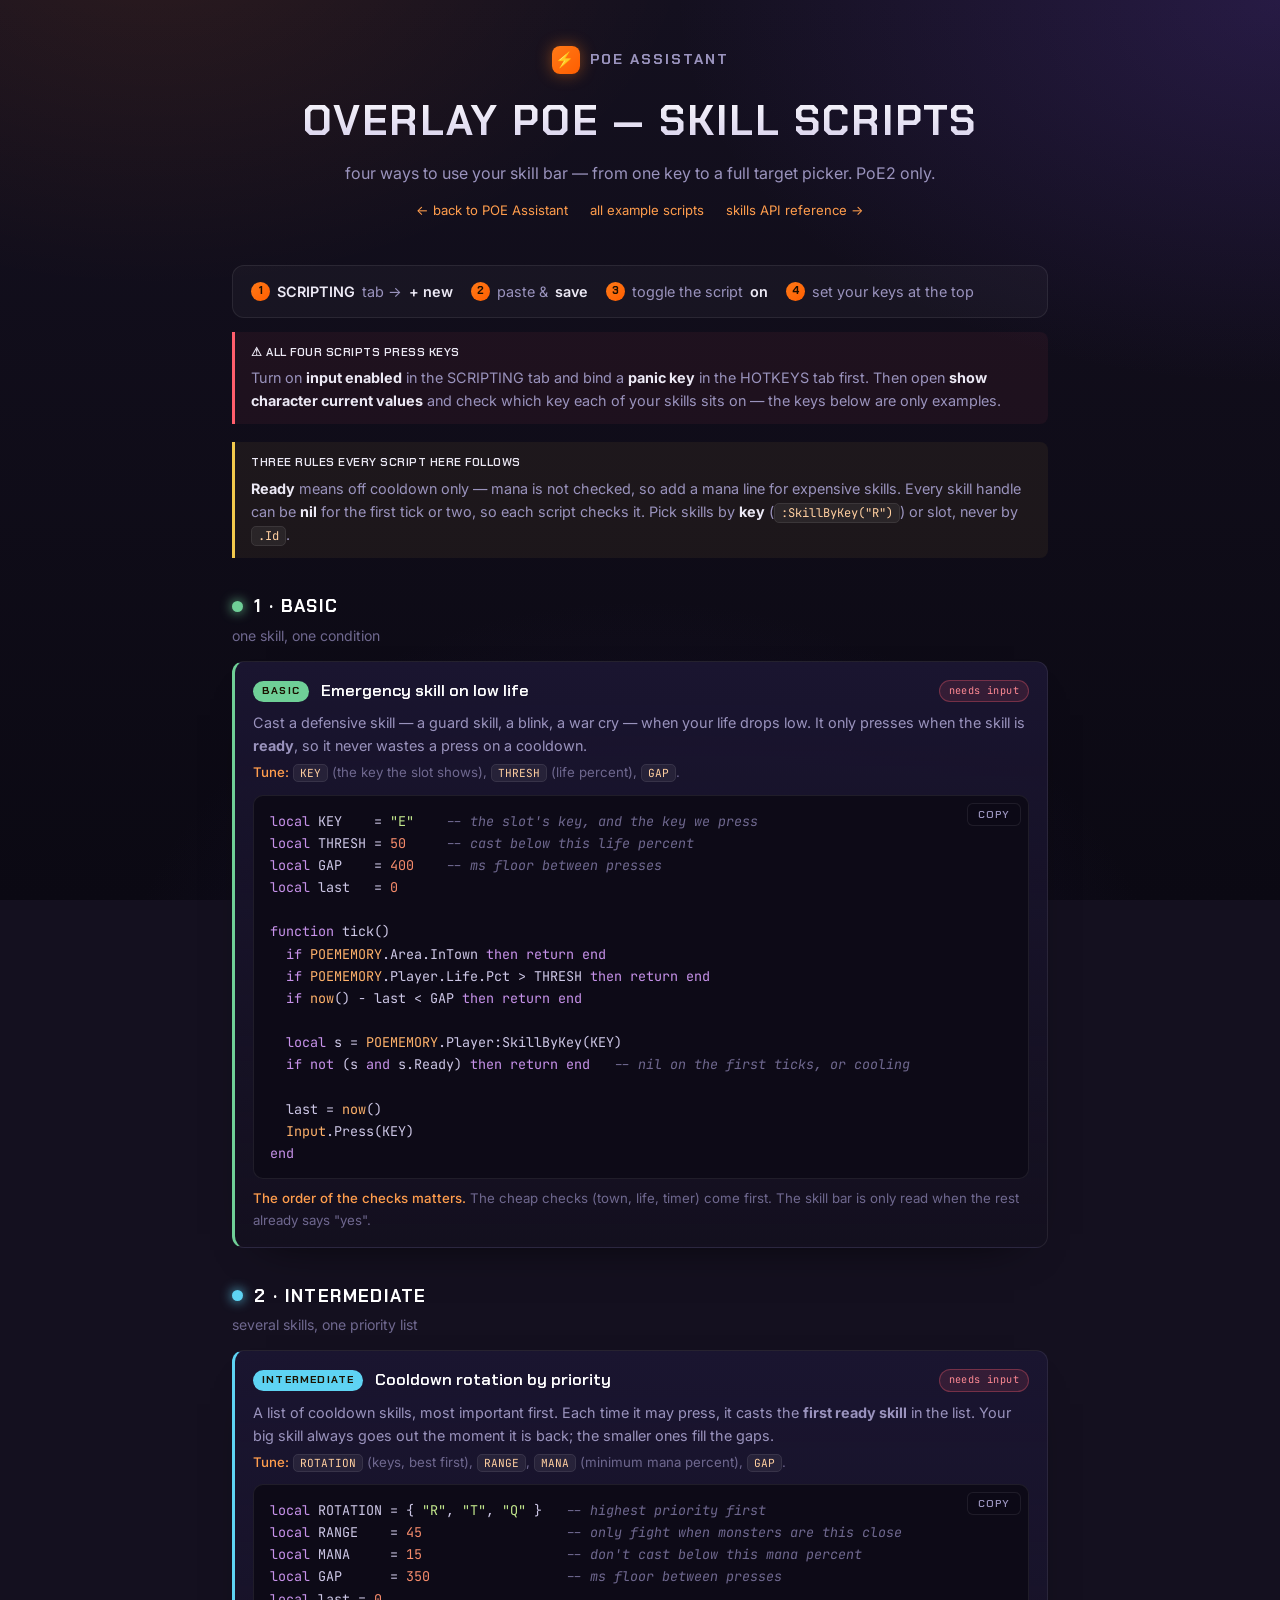
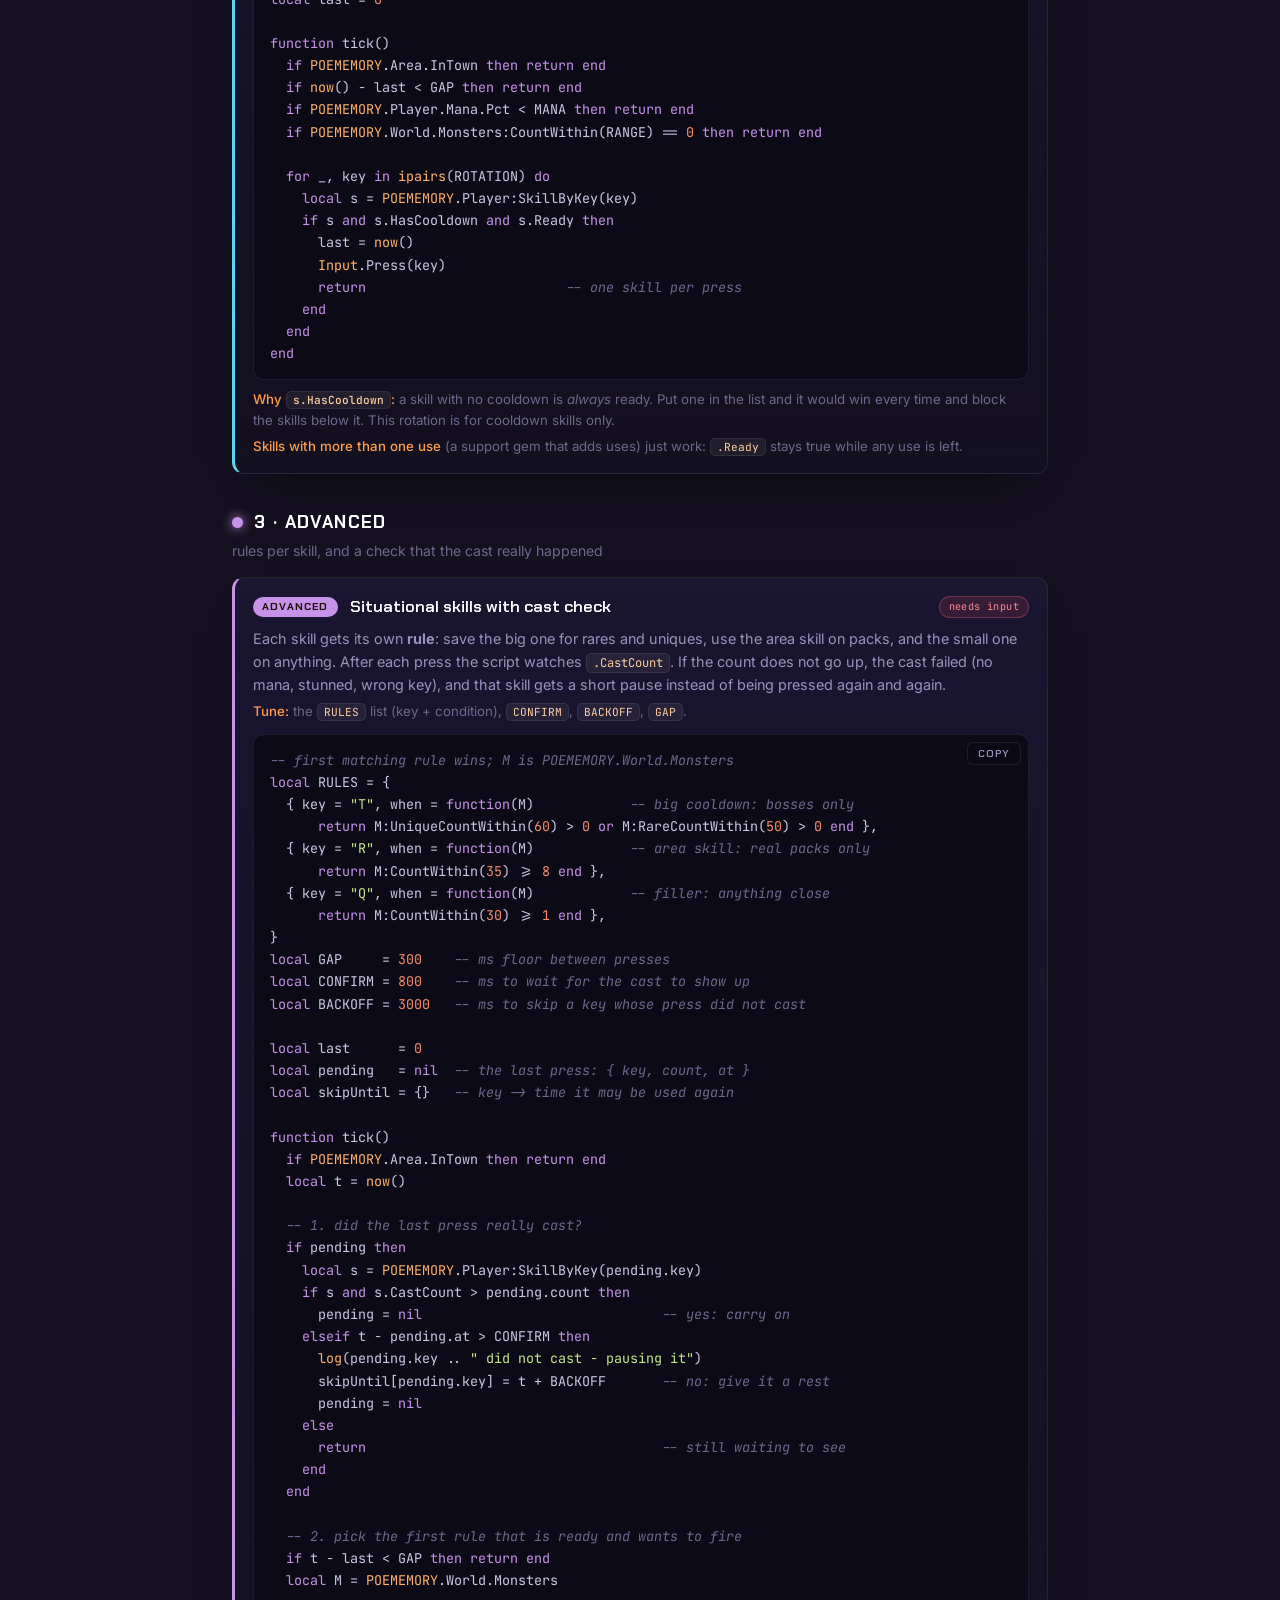
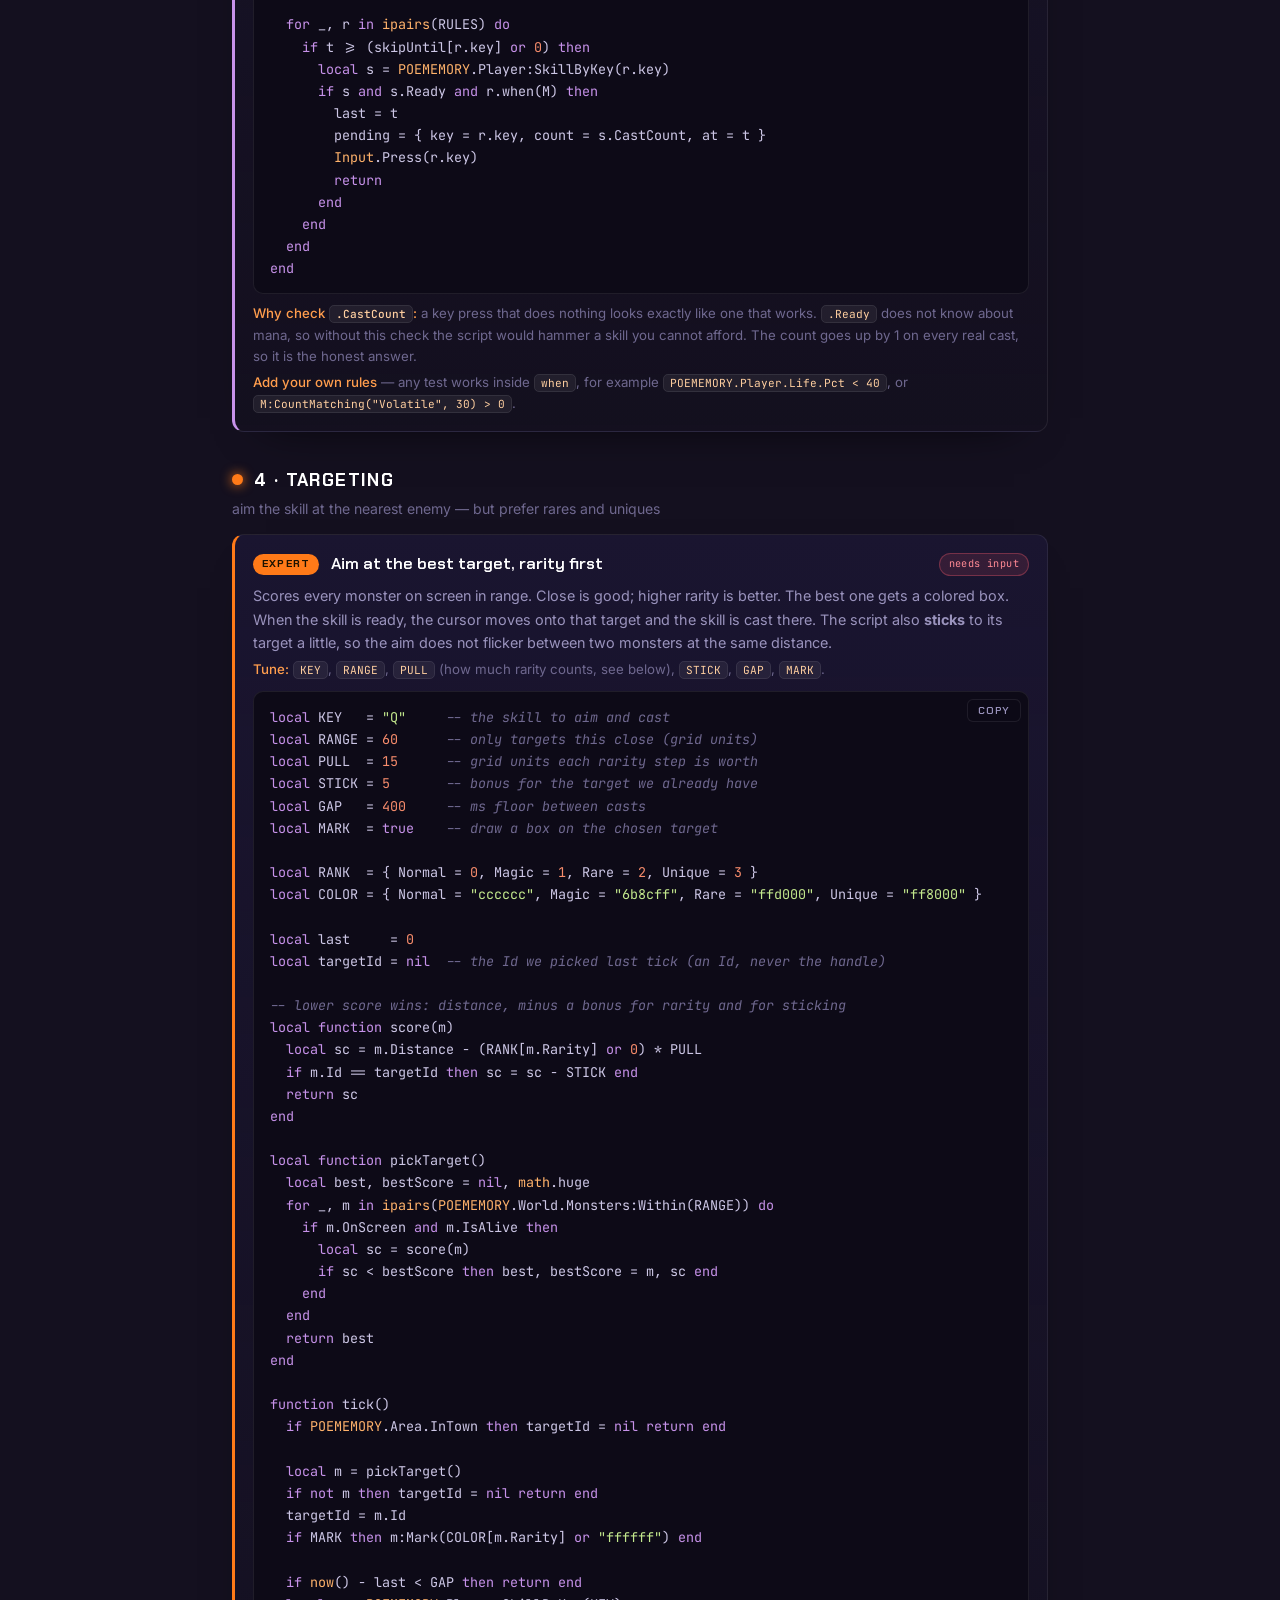
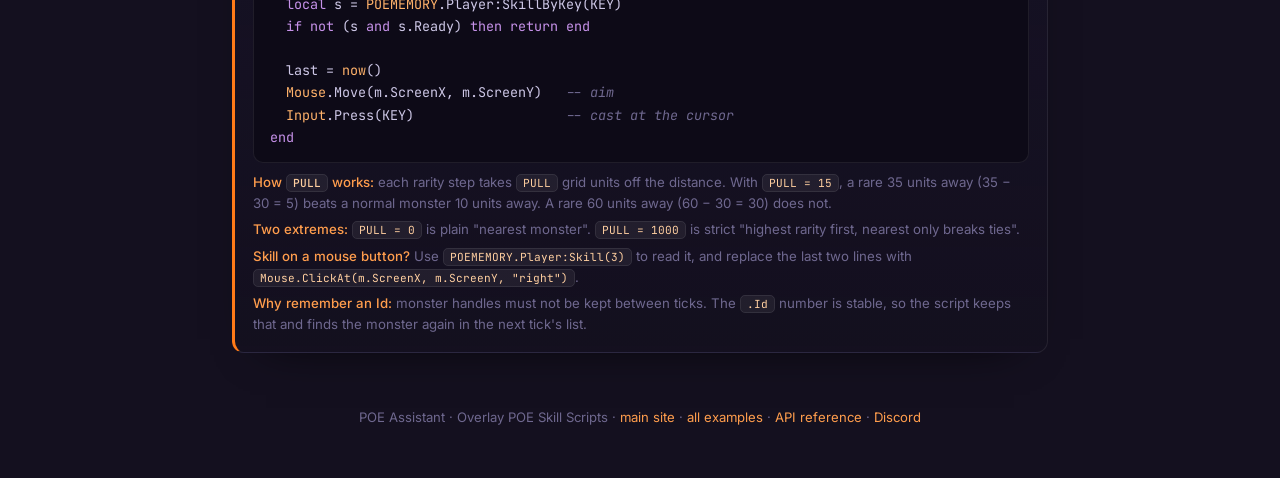
<file: skill-scripts.html>
<!DOCTYPE html>
<html lang="en">
<head>
    <meta charset="utf-8" />
    <meta name="viewport" content="width=device-width, initial-scale=1" />
    <title>POE Assistant — Skill Scripts</title>
    <link rel="icon" href="data:image/svg+xml,<svg xmlns='http://www.w3.org/2000/svg' viewBox='0 0 100 100'><text y='.9em' font-size='88'>%E2%9A%A1</text></svg>" />
    <link rel="preconnect" href="https://fonts.googleapis.com" />
    <link rel="preconnect" href="https://fonts.gstatic.com" crossorigin />
    <link href="https://fonts.googleapis.com/css2?family=Chakra+Petch:wght@500;600;700&family=Inter:wght@400;500;600&family=JetBrains+Mono:wght@400;500&display=swap" rel="stylesheet" />
    <style>
        :root {
            --bg-0: #0b0913; --bg-1: #14101f; --bg-2: #1a1530; --bg-3: #221b3d; --bg-4: #2b2350;
            --accent: #ff7a18; --accent-2: #ff9d4d;
            --accent-soft: rgba(255,122,24,0.14); --accent-glow: rgba(255,122,24,0.45);
            --text: #ece9f5; --muted: #9a93bd; --faint: #6f688f;
            --border: rgba(255,255,255,0.08); --border-accent: rgba(255,122,24,0.40);
            --border-soft: rgba(255,255,255,0.05);
            --code-bg: #0d0a17;
            --safe: #6fcf97; --danger: #ff5e6c;

            --font-head: "Chakra Petch", -apple-system, "Segoe UI", sans-serif;
            --font-body: "Inter", -apple-system, "Segoe UI", Roboto, sans-serif;
            --font-mono: "JetBrains Mono", ui-monospace, Menlo, Consolas, monospace;
        }
        *, *::before, *::after { box-sizing: border-box; }
        body {
            margin: 0; min-height: 100vh;
            font-family: var(--font-body); color: var(--text);
            background-color: var(--bg-1);
            background-image:
                radial-gradient(900px 600px at 12% -8%, rgba(255,122,24,0.10), transparent 60%),
                radial-gradient(1100px 700px at 100% 0%, rgba(106,64,200,0.22), transparent 55%),
                radial-gradient(900px 800px at 50% 120%, rgba(58,44,107,0.30), transparent 60%),
                linear-gradient(180deg, var(--bg-1), var(--bg-0));
            background-attachment: fixed; -webkit-font-smoothing: antialiased; line-height: 1.6;
        }

        .page-head { text-align: center; padding: 46px 22px 8px; }
        .brand {
            display: inline-flex; align-items: center; gap: 10px;
            font-family: var(--font-head); font-weight: 700; letter-spacing: 2px;
            text-transform: uppercase; font-size: 0.9rem; color: var(--muted);
        }
        .brand .logo {
            display: grid; place-items: center; width: 28px; height: 28px;
            border-radius: 8px; font-size: 0.95rem;
            background: linear-gradient(135deg, var(--accent), #ff5e00); box-shadow: 0 0 16px var(--accent-glow);
        }
        .page-head h1 {
            font-family: var(--font-head); font-weight: 700;
            font-size: clamp(1.8rem, 4vw, 2.6rem); letter-spacing: 2px;
            text-transform: uppercase; margin: 14px 0 6px;
            background: linear-gradient(180deg, #fff, #cfc7e8);
            -webkit-background-clip: text; background-clip: text; color: transparent;
        }
        .page-head p { color: var(--muted); margin: 0; font-size: 1rem; }
        .page-head .back { display: inline-block; margin-top: 14px; font-size: 0.82rem; color: var(--accent-2); text-decoration: none; }
        .page-head .back:hover { color: var(--accent); }
        .page-head .back + .back { margin-left: 18px; }

        .container { max-width: 860px; margin: 0 auto; padding: 8px 22px 0; }

        /* how-to strip */
        .howto {
            display: flex; flex-wrap: wrap; align-items: center; gap: 10px 18px;
            margin: 26px 0 6px; padding: 14px 18px;
            background: rgba(255,255,255,0.03); border: 1px solid var(--border); border-radius: 12px;
            color: var(--muted); font-size: 0.9rem;
        }
        .howto b { color: var(--text); font-weight: 600; }
        .howto .step { display: inline-flex; align-items: center; gap: 7px; }
        .howto .num {
            display: grid; place-items: center; width: 19px; height: 19px; flex: none;
            border-radius: 50%; font-family: var(--font-head); font-weight: 700; font-size: 0.7rem;
            color: #1a0e00; background: linear-gradient(135deg, var(--accent), #ff5e00);
        }
        code.inl {
            font-family: var(--font-mono); font-size: 0.84em;
            background: rgba(255,255,255,0.06); border: 1px solid var(--border);
            border-radius: 5px; padding: 1px 6px; color: #ffcfa0;
        }

        /* category */
        .cat {
            font-family: var(--font-head); font-weight: 700; letter-spacing: 1.4px; text-transform: uppercase;
            font-size: 1.1rem; color: #fff; margin: 34px 0 4px;
            display: flex; align-items: center; gap: 11px;
        }
        .cat .dot { width: 11px; height: 11px; border-radius: 50%; background: var(--cc); box-shadow: 0 0 12px var(--cc); flex: none; }
        .cat + .cat-sub { color: var(--faint); font-size: 0.88rem; margin: 0 0 6px; }

        .note {
            border-left: 3px solid var(--danger); background: rgba(255,94,108,0.06);
            border-radius: 0 8px 8px 0; padding: 12px 16px; margin: 14px 0 18px;
            color: var(--muted); font-size: 0.9rem;
        }
        .note b { color: var(--text); }
        .note .lead { display: block; font-family: var(--font-head); font-weight: 600; letter-spacing: .5px; color: var(--text); margin-bottom: 4px; text-transform: uppercase; font-size: .72rem; }

        /* example */
        .ex {
            background: linear-gradient(180deg, var(--bg-2), rgba(20,16,31,0.55));
            border: 1px solid var(--border); border-left: 3px solid var(--ec);
            border-radius: 12px; padding: 16px 18px; margin: 14px 0;
            box-shadow: 0 20px 46px -34px #000;
        }
        .ex-head { display: flex; align-items: center; gap: 10px; flex-wrap: wrap; }
        .ex-title { font-family: var(--font-head); font-weight: 600; font-size: 1.02rem; color: #fff; }
        .ex-tag { font-family: var(--font-mono); font-size: 0.64rem; letter-spacing: .4px; padding: 2px 9px; border-radius: 20px; margin-left: auto; }
        .ex-tag.safe { color: var(--safe); background: rgba(111,207,151,0.12); border: 1px solid rgba(111,207,151,0.32); }
        .ex-tag.input { color: #ff8a94; background: rgba(255,94,108,0.12); border: 1px solid rgba(255,94,108,0.32); }
        .ex-desc { color: var(--muted); font-size: 0.9rem; margin: 7px 0 0; }
        .ex-tune { color: var(--faint); font-size: 0.83rem; margin: 5px 0 0; }
        .ex-tune b { color: var(--accent-2); font-weight: 500; }

        .codewrap { position: relative; margin-top: 11px; }
        .codewrap .copy {
            position: absolute; top: 8px; right: 8px; z-index: 2;
            font-family: var(--font-head); font-size: 0.64rem; font-weight: 600; letter-spacing: 1px; text-transform: uppercase;
            color: var(--muted); background: rgba(13,10,23,0.85); border: 1px solid var(--border);
            border-radius: 6px; padding: 4px 10px; cursor: pointer; transition: color .15s, border-color .15s, background .15s;
        }
        .codewrap .copy:hover { color: var(--text); border-color: var(--border-accent); background: var(--accent-soft); }
        pre.lua {
            background: var(--code-bg); border: 1px solid var(--border);
            border-radius: 10px; padding: 14px 16px; overflow-x: auto;
            font-family: var(--font-mono); font-size: 0.84rem; line-height: 1.65; color: #cdc7e6; margin: 0;
        }
        pre.lua .c { color: #6f688f; font-style: italic; }
        pre.lua .s { color: #c3e88d; }
        pre.lua .k { color: #c792ea; }
        pre.lua .g { color: #ffb26b; }
        pre.lua .n { color: #f78c6c; }

        footer { text-align: center; color: var(--faint); font-size: 0.82rem; padding: 40px 22px 50px; }
        footer a { color: var(--accent-2); text-decoration: none; }
        footer a:hover { color: var(--accent); }
        ::selection { background: rgba(255,122,24,0.28); }

        /* level badge */
        .ex-lvl {
            font-family: var(--font-head); font-weight: 700; font-size: 0.66rem; letter-spacing: 1.2px;
            text-transform: uppercase; padding: 2px 9px; border-radius: 20px;
            color: #1a1200; background: var(--lc);
        }
        .ex-tag.input { margin-left: auto; }
        .ex-lvl + .ex-title { margin-left: 2px; }
    </style>
</head>
<body>
    <header class="page-head">
        <div class="brand"><span class="logo">⚡</span> POE Assistant</div>
        <h1>Overlay POE &mdash; Skill Scripts</h1>
        <p>four ways to use your skill bar &mdash; from one key to a full target picker. PoE2 only.</p>
        <a class="back" href="index.html">← back to POE Assistant</a>
        <a class="back" href="scripting-examples.html">all example scripts</a>
        <a class="back" href="scripting-api.html#skills">skills API reference →</a>
    </header>

    <div class="container">

        <div class="howto">
            <span class="step"><span class="num">1</span> <b>SCRIPTING</b> tab → <b>+ new</b></span>
            <span class="step"><span class="num">2</span> paste &amp; <b>save</b></span>
            <span class="step"><span class="num">3</span> toggle the script <b>on</b></span>
            <span class="step"><span class="num">4</span> set your keys at the top</span>
        </div>

        <div class="note">
            <span class="lead">⚠ All four scripts press keys</span>
            Turn on <b>input enabled</b> in the SCRIPTING tab and bind a <b>panic key</b> in the HOTKEYS tab first. Then open <b>show character current values</b> and check which key each of your skills sits on &mdash; the keys below are only examples.
        </div>

        <div class="note" style="border-left-color:#f2c94c;background:rgba(242,201,76,0.06)">
            <span class="lead">Three rules every script here follows</span>
            <b>Ready</b> means off cooldown only &mdash; mana is not checked, so add a mana line for expensive skills.
            Every skill handle can be <b>nil</b> for the first tick or two, so each script checks it.
            Pick skills by <b>key</b> (<code class="inl">:SkillByKey("R")</code>) or slot, never by <code class="inl">.Id</code>.
        </div>

        <!-- ================= 1 · BASIC ================= -->
        <div class="cat" style="--cc: var(--safe)"><span class="dot"></span>1 &middot; Basic</div>
        <p class="cat-sub">one skill, one condition</p>

        <div class="ex" style="--ec: var(--safe)">
            <div class="ex-head"><span class="ex-lvl" style="--lc: var(--safe)">basic</span><span class="ex-title">Emergency skill on low life</span><span class="ex-tag input">needs input</span></div>
            <p class="ex-desc">Cast a defensive skill &mdash; a guard skill, a blink, a war cry &mdash; when your life drops low. It only presses when the skill is <b>ready</b>, so it never wastes a press on a cooldown.</p>
            <p class="ex-tune"><b>Tune:</b> <code class="inl">KEY</code> (the key the slot shows), <code class="inl">THRESH</code> (life percent), <code class="inl">GAP</code>.</p>
            <div class="codewrap"><button class="copy" type="button">copy</button><pre class="lua">local KEY    = "E"    -- the slot's key, and the key we press
local THRESH = 50     -- cast below this life percent
local GAP    = 400    -- ms floor between presses
local last   = 0

function tick()
  if POEMEMORY.Area.InTown then return end
  if POEMEMORY.Player.Life.Pct &gt; THRESH then return end
  if now() - last &lt; GAP then return end

  local s = POEMEMORY.Player:SkillByKey(KEY)
  if not (s and s.Ready) then return end   -- nil on the first ticks, or cooling

  last = now()
  Input.Press(KEY)
end</pre></div>
            <p class="ex-tune" style="margin-top:9px"><b>The order of the checks matters.</b> The cheap checks (town, life, timer) come first. The skill bar is only read when the rest already says "yes".</p>
        </div>

        <!-- ================= 2 · INTERMEDIATE ================= -->
        <div class="cat" style="--cc: #5ed3f3"><span class="dot"></span>2 &middot; Intermediate</div>
        <p class="cat-sub">several skills, one priority list</p>

        <div class="ex" style="--ec: #5ed3f3">
            <div class="ex-head"><span class="ex-lvl" style="--lc: #5ed3f3">intermediate</span><span class="ex-title">Cooldown rotation by priority</span><span class="ex-tag input">needs input</span></div>
            <p class="ex-desc">A list of cooldown skills, most important first. Each time it may press, it casts the <b>first ready skill</b> in the list. Your big skill always goes out the moment it is back; the smaller ones fill the gaps.</p>
            <p class="ex-tune"><b>Tune:</b> <code class="inl">ROTATION</code> (keys, best first), <code class="inl">RANGE</code>, <code class="inl">MANA</code> (minimum mana percent), <code class="inl">GAP</code>.</p>
            <div class="codewrap"><button class="copy" type="button">copy</button><pre class="lua">local ROTATION = { "R", "T", "Q" }   -- highest priority first
local RANGE    = 45                  -- only fight when monsters are this close
local MANA     = 15                  -- don't cast below this mana percent
local GAP      = 350                 -- ms floor between presses
local last = 0

function tick()
  if POEMEMORY.Area.InTown then return end
  if now() - last &lt; GAP then return end
  if POEMEMORY.Player.Mana.Pct &lt; MANA then return end
  if POEMEMORY.World.Monsters:CountWithin(RANGE) == 0 then return end

  for _, key in ipairs(ROTATION) do
    local s = POEMEMORY.Player:SkillByKey(key)
    if s and s.HasCooldown and s.Ready then
      last = now()
      Input.Press(key)
      return                         -- one skill per press
    end
  end
end</pre></div>
            <p class="ex-tune" style="margin-top:9px"><b>Why <code class="inl">s.HasCooldown</code>:</b> a skill with no cooldown is <i>always</i> ready. Put one in the list and it would win every time and block the skills below it. This rotation is for cooldown skills only.</p>
            <p class="ex-tune"><b>Skills with more than one use</b> (a support gem that adds uses) just work: <code class="inl">.Ready</code> stays true while any use is left.</p>
        </div>

        <!-- ================= 3 · ADVANCED ================= -->
        <div class="cat" style="--cc: #c792ea"><span class="dot"></span>3 &middot; Advanced</div>
        <p class="cat-sub">rules per skill, and a check that the cast really happened</p>

        <div class="ex" style="--ec: #c792ea">
            <div class="ex-head"><span class="ex-lvl" style="--lc: #c792ea">advanced</span><span class="ex-title">Situational skills with cast check</span><span class="ex-tag input">needs input</span></div>
            <p class="ex-desc">Each skill gets its own <b>rule</b>: save the big one for rares and uniques, use the area skill on packs, and the small one on anything. After each press the script watches <code class="inl">.CastCount</code>. If the count does not go up, the cast failed (no mana, stunned, wrong key), and that skill gets a short pause instead of being pressed again and again.</p>
            <p class="ex-tune"><b>Tune:</b> the <code class="inl">RULES</code> list (key + condition), <code class="inl">CONFIRM</code>, <code class="inl">BACKOFF</code>, <code class="inl">GAP</code>.</p>
            <div class="codewrap"><button class="copy" type="button">copy</button><pre class="lua">-- first matching rule wins; M is POEMEMORY.World.Monsters
local RULES = {
  { key = "T", when = function(M)            -- big cooldown: bosses only
      return M:UniqueCountWithin(60) &gt; 0 or M:RareCountWithin(50) &gt; 0 end },
  { key = "R", when = function(M)            -- area skill: real packs only
      return M:CountWithin(35) &gt;= 8 end },
  { key = "Q", when = function(M)            -- filler: anything close
      return M:CountWithin(30) &gt;= 1 end },
}
local GAP     = 300    -- ms floor between presses
local CONFIRM = 800    -- ms to wait for the cast to show up
local BACKOFF = 3000   -- ms to skip a key whose press did not cast

local last      = 0
local pending   = nil  -- the last press: { key, count, at }
local skipUntil = {}   -- key -&gt; time it may be used again

function tick()
  if POEMEMORY.Area.InTown then return end
  local t = now()

  -- 1. did the last press really cast?
  if pending then
    local s = POEMEMORY.Player:SkillByKey(pending.key)
    if s and s.CastCount &gt; pending.count then
      pending = nil                              -- yes: carry on
    elseif t - pending.at &gt; CONFIRM then
      log(pending.key .. " did not cast - pausing it")
      skipUntil[pending.key] = t + BACKOFF       -- no: give it a rest
      pending = nil
    else
      return                                     -- still waiting to see
    end
  end

  -- 2. pick the first rule that is ready and wants to fire
  if t - last &lt; GAP then return end
  local M = POEMEMORY.World.Monsters

  for _, r in ipairs(RULES) do
    if t &gt;= (skipUntil[r.key] or 0) then
      local s = POEMEMORY.Player:SkillByKey(r.key)
      if s and s.Ready and r.when(M) then
        last = t
        pending = { key = r.key, count = s.CastCount, at = t }
        Input.Press(r.key)
        return
      end
    end
  end
end</pre></div>
            <p class="ex-tune" style="margin-top:9px"><b>Why check <code class="inl">.CastCount</code>:</b> a key press that does nothing looks exactly like one that works. <code class="inl">.Ready</code> does not know about mana, so without this check the script would hammer a skill you cannot afford. The count goes up by 1 on every real cast, so it is the honest answer.</p>
            <p class="ex-tune"><b>Add your own rules</b> &mdash; any test works inside <code class="inl">when</code>, for example <code class="inl">POEMEMORY.Player.Life.Pct &lt; 40</code>, or <code class="inl">M:CountMatching("Volatile", 30) &gt; 0</code>.</p>
        </div>

        <!-- ================= 4 · TARGETING ================= -->
        <div class="cat" style="--cc: var(--accent)"><span class="dot"></span>4 &middot; Targeting</div>
        <p class="cat-sub">aim the skill at the nearest enemy &mdash; but prefer rares and uniques</p>

        <div class="ex" style="--ec: var(--accent)">
            <div class="ex-head"><span class="ex-lvl" style="--lc: var(--accent)">expert</span><span class="ex-title">Aim at the best target, rarity first</span><span class="ex-tag input">needs input</span></div>
            <p class="ex-desc">Scores every monster on screen in range. Close is good; higher rarity is better. The best one gets a colored box. When the skill is ready, the cursor moves onto that target and the skill is cast there. The script also <b>sticks</b> to its target a little, so the aim does not flicker between two monsters at the same distance.</p>
            <p class="ex-tune"><b>Tune:</b> <code class="inl">KEY</code>, <code class="inl">RANGE</code>, <code class="inl">PULL</code> (how much rarity counts, see below), <code class="inl">STICK</code>, <code class="inl">GAP</code>, <code class="inl">MARK</code>.</p>
            <div class="codewrap"><button class="copy" type="button">copy</button><pre class="lua">local KEY   = "Q"     -- the skill to aim and cast
local RANGE = 60      -- only targets this close (grid units)
local PULL  = 15      -- grid units each rarity step is worth
local STICK = 5       -- bonus for the target we already have
local GAP   = 400     -- ms floor between casts
local MARK  = true    -- draw a box on the chosen target

local RANK  = { Normal = 0, Magic = 1, Rare = 2, Unique = 3 }
local COLOR = { Normal = "cccccc", Magic = "6b8cff", Rare = "ffd000", Unique = "ff8000" }

local last     = 0
local targetId = nil  -- the Id we picked last tick (an Id, never the handle)

-- lower score wins: distance, minus a bonus for rarity and for sticking
local function score(m)
  local sc = m.Distance - (RANK[m.Rarity] or 0) * PULL
  if m.Id == targetId then sc = sc - STICK end
  return sc
end

local function pickTarget()
  local best, bestScore = nil, math.huge
  for _, m in ipairs(POEMEMORY.World.Monsters:Within(RANGE)) do
    if m.OnScreen and m.IsAlive then
      local sc = score(m)
      if sc &lt; bestScore then best, bestScore = m, sc end
    end
  end
  return best
end

function tick()
  if POEMEMORY.Area.InTown then targetId = nil return end

  local m = pickTarget()
  if not m then targetId = nil return end
  targetId = m.Id
  if MARK then m:Mark(COLOR[m.Rarity] or "ffffff") end

  if now() - last &lt; GAP then return end
  local s = POEMEMORY.Player:SkillByKey(KEY)
  if not (s and s.Ready) then return end

  last = now()
  Mouse.Move(m.ScreenX, m.ScreenY)   -- aim
  Input.Press(KEY)                   -- cast at the cursor
end</pre></div>
            <p class="ex-tune" style="margin-top:9px"><b>How <code class="inl">PULL</code> works:</b> each rarity step takes <code class="inl">PULL</code> grid units off the distance. With <code class="inl">PULL = 15</code>, a rare 35 units away (35 &minus; 30 = 5) beats a normal monster 10 units away. A rare 60 units away (60 &minus; 30 = 30) does not.</p>
            <p class="ex-tune"><b>Two extremes:</b> <code class="inl">PULL = 0</code> is plain "nearest monster". <code class="inl">PULL = 1000</code> is strict "highest rarity first, nearest only breaks ties".</p>
            <p class="ex-tune"><b>Skill on a mouse button?</b> Use <code class="inl">POEMEMORY.Player:Skill(3)</code> to read it, and replace the last two lines with <code class="inl">Mouse.ClickAt(m.ScreenX, m.ScreenY, "right")</code>.</p>
            <p class="ex-tune"><b>Why remember an Id:</b> monster handles must not be kept between ticks. The <code class="inl">.Id</code> number is stable, so the script keeps that and finds the monster again in the next tick's list.</p>
        </div>

    </div>

    <footer>
        POE Assistant · Overlay POE Skill Scripts · <a href="index.html">main site</a> · <a href="scripting-examples.html">all examples</a> · <a href="scripting-api.html">API reference</a> · <a href="https://discord.gg/xTXfWVmEBR" target="_blank" rel="noopener noreferrer">Discord</a>
    </footer>

    <script>
    (function () {
        // syntax highlight
        var KW = /^(and|break|do|else|elseif|end|false|for|function|goto|if|in|local|nil|not|or|repeat|return|then|true|until|while)$/;
        var GL = /^(POEMEMORY|Input|Mouse|notify|sound|log|now|ipairs|pairs|math|string|table|tostring|tonumber)$/;
        function esc(s){ return s.replace(/[&<>]/g, function(c){ return c === "&" ? "&amp;" : c === "<" ? "&lt;" : "&gt;"; }); }
        var re = /(--[^\n]*)|("(?:[^"\\\n]|\\.)*"|'(?:[^'\\\n]|\\.)*')|([A-Za-z_]\w*)|(0x[0-9a-fA-F]+|\d+\.?\d*)/g;
        document.querySelectorAll("pre.lua").forEach(function (pre) {
            var src = pre.textContent, out = "", last = 0, m;
            while ((m = re.exec(src))) {
                out += esc(src.slice(last, m.index));
                var t = m[0], cls = "";
                if (m[1]) cls = "c";
                else if (m[2]) cls = "s";
                else if (m[3]) cls = KW.test(t) ? "k" : (GL.test(t) ? "g" : "");
                else if (m[4]) cls = "n";
                out += cls ? ('<span class="' + cls + '">' + esc(t) + "</span>") : esc(t);
                last = m.index + t.length;
            }
            out += esc(src.slice(last));
            pre.innerHTML = out;
        });

        // copy buttons (with a fallback for file:// where the async clipboard may be blocked)
        function copyText(text, btn) {
            function done(ok) { btn.textContent = ok ? "copied" : "select + copy"; setTimeout(function () { btn.textContent = "copy"; }, 1300); }
            function fallback() {
                try {
                    var ta = document.createElement("textarea");
                    ta.value = text; ta.style.position = "fixed"; ta.style.opacity = "0";
                    document.body.appendChild(ta); ta.select();
                    var ok = document.execCommand("copy"); document.body.removeChild(ta); done(ok);
                } catch (e) { done(false); }
            }
            if (navigator.clipboard && navigator.clipboard.writeText) {
                navigator.clipboard.writeText(text).then(function () { done(true); }, fallback);
            } else { fallback(); }
        }
        document.querySelectorAll(".codewrap").forEach(function (w) {
            var pre = w.querySelector("pre.lua"), btn = w.querySelector(".copy");
            if (pre && btn) btn.addEventListener("click", function () { copyText(pre.textContent, btn); });
        });
    })();
    </script>
</body>
</html>
</file>
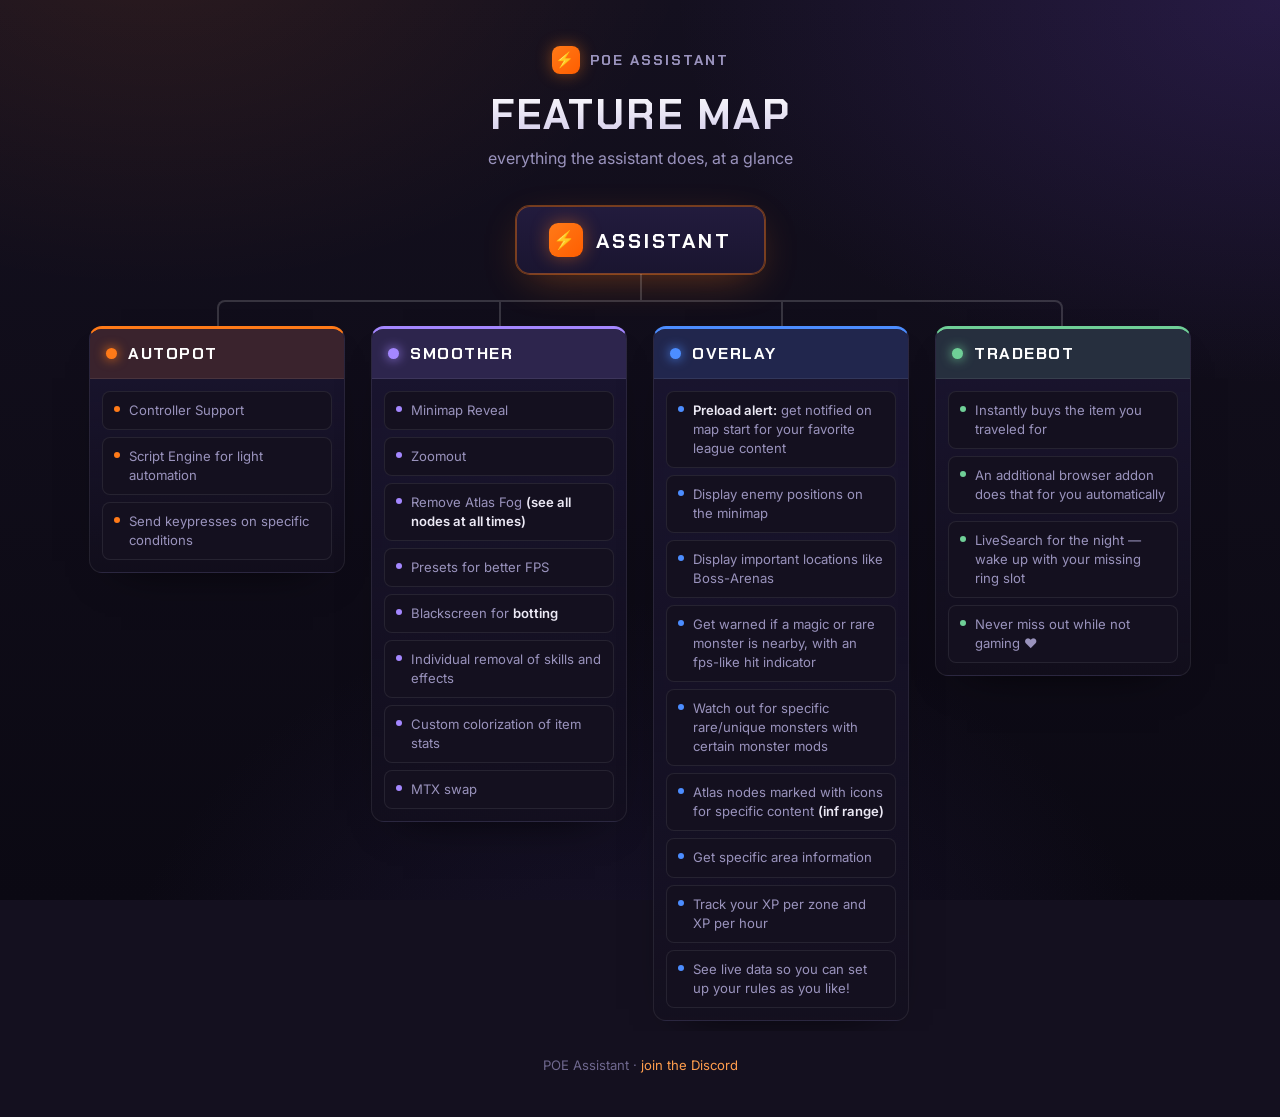
<file: _HTML/feature-map.html>
<!DOCTYPE html>
<html lang="en">
<head>
    <meta charset="utf-8" />
    <meta name="viewport" content="width=device-width, initial-scale=1" />
    <title>POE Assistant — Feature Map</title>
    <link rel="icon" href="data:image/svg+xml,<svg xmlns='http://www.w3.org/2000/svg' viewBox='0 0 100 100'><text y='.9em' font-size='88'>%E2%9A%A1</text></svg>" />
    <link rel="preconnect" href="https://fonts.googleapis.com" />
    <link rel="preconnect" href="https://fonts.gstatic.com" crossorigin />
    <link href="https://fonts.googleapis.com/css2?family=Chakra+Petch:wght@500;600;700&family=Inter:wght@400;500;600&display=swap" rel="stylesheet" />
    <style>
        :root {
            --bg-0: #0b0913; --bg-1: #14101f; --bg-2: #1a1530; --bg-3: #221b3d; --bg-4: #2b2350;
            --accent: #ff7a18; --accent-2: #ff9d4d;
            --accent-soft: rgba(255,122,24,0.14); --accent-glow: rgba(255,122,24,0.45);
            --text: #ece9f5; --muted: #9a93bd; --faint: #6f688f;
            --border: rgba(255,255,255,0.08); --border-accent: rgba(255,122,24,0.40);
            --line: rgba(255,255,255,0.16);

            /* pillar accents */
            --autopot: #ff7a18;
            --smoother: #a487ff;
            --overlay: #4c8dff;
            --tradebot: #6fcf97;

            --font-head: "Chakra Petch", -apple-system, "Segoe UI", sans-serif;
            --font-body: "Inter", -apple-system, "Segoe UI", Roboto, sans-serif;
        }
        * , *::before, *::after { box-sizing: border-box; }
        body {
            margin: 0;
            min-height: 100vh;
            font-family: var(--font-body);
            color: var(--text);
            background-color: var(--bg-1);
            background-image:
                radial-gradient(900px 600px at 12% -8%, rgba(255,122,24,0.10), transparent 60%),
                radial-gradient(1100px 700px at 100% 0%, rgba(106,64,200,0.22), transparent 55%),
                radial-gradient(900px 800px at 50% 120%, rgba(58,44,107,0.30), transparent 60%),
                linear-gradient(180deg, var(--bg-1), var(--bg-0));
            background-attachment: fixed;
            -webkit-font-smoothing: antialiased;
        }

        /* ---------- page header ---------- */
        .page-head { text-align: center; padding: 46px 22px 8px; }
        .brand {
            display: inline-flex; align-items: center; gap: 10px;
            font-family: var(--font-head); font-weight: 700; letter-spacing: 2px;
            text-transform: uppercase; font-size: 0.9rem; color: var(--muted);
        }
        .brand .logo {
            display: grid; place-items: center; width: 28px; height: 28px;
            border-radius: 8px; font-size: 0.95rem;
            background: linear-gradient(135deg, var(--accent), #ff5e00);
            box-shadow: 0 0 16px var(--accent-glow);
        }
        .page-head h1 {
            font-family: var(--font-head); font-weight: 700;
            font-size: clamp(1.8rem, 4vw, 2.6rem); letter-spacing: 2px;
            text-transform: uppercase; margin: 14px 0 6px;
            background: linear-gradient(180deg, #fff, #cfc7e8);
            -webkit-background-clip: text; background-clip: text; color: transparent;
        }
        .page-head p { color: var(--muted); margin: 0; font-size: 1rem; }

        /* ---------- chart scroller ---------- */
        .chart-scroll { overflow-x: auto; padding: 30px 22px 10px; }
        .tree { width: fit-content; margin: 0 auto; }
        .tree ul {
            position: relative;
            padding: 26px 0 0;
            display: flex;
            justify-content: center;
            list-style: none;
            margin: 0;
        }
        .tree li {
            list-style: none;
            text-align: center;
            position: relative;
            padding: 26px 13px 0;
        }
        /* connectors (Meacham) */
        .tree li::before, .tree li::after {
            content: "";
            position: absolute;
            top: 0; right: 50%;
            border-top: 2px solid var(--line);
            width: 50%; height: 26px;
        }
        .tree li::after { right: auto; left: 50%; border-left: 2px solid var(--line); }
        .tree li:only-child::before, .tree li:only-child::after { display: none; }
        .tree li:only-child { padding-top: 0; }
        .tree li:first-child::before, .tree li:last-child::after { border: 0 none; }
        .tree li:last-child::before { border-right: 2px solid var(--line); border-radius: 0 8px 0 0; }
        .tree li:first-child::after { border-radius: 8px 0 0 0; }
        .tree ul ul::before {
            content: "";
            position: absolute;
            top: 0; left: 50%;
            border-left: 2px solid var(--line);
            width: 0; height: 26px;
        }
        .tree > ul { padding-top: 0; }

        /* ---------- root node ---------- */
        .node-root {
            display: inline-flex; align-items: center; gap: 13px;
            padding: 16px 32px; border-radius: 14px;
            font-family: var(--font-head); font-weight: 700;
            letter-spacing: 3px; text-transform: uppercase; font-size: 1.3rem; color: #fff;
            background: linear-gradient(180deg, var(--bg-3), var(--bg-2));
            border: 1px solid var(--border-accent);
            box-shadow: 0 0 0 1px var(--border-accent), 0 12px 44px -14px var(--accent-glow);
        }
        .node-root .logo {
            display: grid; place-items: center; width: 34px; height: 34px;
            border-radius: 9px; font-size: 1.1rem; color: #1a0e00;
            background: linear-gradient(135deg, var(--accent), #ff5e00);
            box-shadow: 0 0 18px var(--accent-glow);
        }

        /* ---------- pillar (branch) card ---------- */
        .pillar {
            display: inline-block;
            vertical-align: top;
            width: 256px;
            text-align: left;
            background: linear-gradient(180deg, var(--bg-2), rgba(20,16,31,0.6));
            border: 1px solid var(--border);
            border-top: 3px solid var(--c);
            border-radius: 13px;
            overflow: hidden;
            box-shadow: 0 20px 46px -32px #000;
        }
        .pillar-head {
            display: flex; align-items: center; gap: 11px;
            padding: 14px 16px;
            background: color-mix(in srgb, var(--c) 14%, var(--bg-2));
            border-bottom: 1px solid var(--border);
        }
        .pillar-head .dot {
            width: 11px; height: 11px; border-radius: 50%; flex: none;
            background: var(--c); box-shadow: 0 0 12px var(--c);
        }
        .pillar-head .name {
            font-family: var(--font-head); font-weight: 700;
            letter-spacing: 1.5px; text-transform: uppercase;
            font-size: 1.02rem; color: #fff;
        }
        .feats { padding: 12px; display: flex; flex-direction: column; gap: 7px; }
        .feat {
            position: relative;
            padding: 9px 11px 9px 26px;
            background: var(--bg-1);
            border: 1px solid var(--border);
            border-radius: 8px;
            font-size: 0.82rem;
            line-height: 1.45;
            color: var(--muted);
        }
        .feat::before {
            content: "";
            position: absolute;
            left: 11px; top: 14px;
            width: 6px; height: 6px; border-radius: 50%;
            background: var(--c);
        }
        .feat b { color: var(--text); font-weight: 600; }

        footer {
            text-align: center;
            color: var(--faint);
            font-size: 0.82rem;
            padding: 26px 22px 44px;
        }
        footer a { color: var(--accent-2); text-decoration: none; }
        footer a:hover { color: var(--accent); }
    </style>
</head>
<body>
    <header class="page-head">
        <div class="brand"><span class="logo">⚡</span> POE Assistant</div>
        <h1>Feature Map</h1>
        <p>everything the assistant does, at a glance</p>
    </header>

    <div class="chart-scroll">
        <div class="tree">
            <ul>
                <li>
                    <div class="node-root"><span class="logo">⚡</span> Assistant</div>
                    <ul>
                        <!-- AUTOPOT -->
                        <li>
                            <div class="pillar" style="--c: var(--autopot)">
                                <div class="pillar-head"><span class="dot"></span><span class="name">Autopot</span></div>
                                <div class="feats">
                                    <div class="feat">Controller Support</div>
                                    <div class="feat">Script Engine for light automation</div>
                                    <div class="feat">Send keypresses on specific conditions</div>
                                </div>
                            </div>
                        </li>

                        <!-- SMOOTHER -->
                        <li>
                            <div class="pillar" style="--c: var(--smoother)">
                                <div class="pillar-head"><span class="dot"></span><span class="name">Smoother</span></div>
                                <div class="feats">
                                    <div class="feat">Minimap Reveal</div>
                                    <div class="feat">Zoomout</div>
                                    <div class="feat">Remove Atlas Fog <b>(see all nodes at all times)</b></div>
                                    <div class="feat">Presets for better FPS</div>
                                    <div class="feat">Blackscreen for <b>botting</b></div>
                                    <div class="feat">Individual removal of skills and effects</div>
                                    <div class="feat">Custom colorization of item stats</div>
                                    <div class="feat">MTX swap</div>
                                </div>
                            </div>
                        </li>

                        <!-- OVERLAY -->
                        <li>
                            <div class="pillar" style="--c: var(--overlay)">
                                <div class="pillar-head"><span class="dot"></span><span class="name">Overlay</span></div>
                                <div class="feats">
                                    <div class="feat"><b>Preload alert:</b> get notified on map start for your favorite league content</div>
                                    <div class="feat">Display enemy positions on the minimap</div>
                                    <div class="feat">Display important locations like Boss-Arenas</div>
                                    <div class="feat">Get warned if a magic or rare monster is nearby, with an fps-like hit indicator</div>
                                    <div class="feat">Watch out for specific rare/unique monsters with certain monster mods</div>
                                    <div class="feat">Atlas nodes marked with icons for specific content <b>(inf range)</b></div>
                                    <div class="feat">Get specific area information</div>
                                    <div class="feat">Track your XP per zone and XP per hour</div>
                                    <div class="feat">See live data so you can set up your rules as you like!</div>
                                </div>
                            </div>
                        </li>

                        <!-- TRADEBOT -->
                        <li>
                            <div class="pillar" style="--c: var(--tradebot)">
                                <div class="pillar-head"><span class="dot"></span><span class="name">Tradebot</span></div>
                                <div class="feats">
                                    <div class="feat">Instantly buys the item you traveled for</div>
                                    <div class="feat">An additional browser addon does that for you automatically</div>
                                    <div class="feat">LiveSearch for the night — wake up with your missing ring slot</div>
                                    <div class="feat">Never miss out while not gaming ♥</div>
                                </div>
                            </div>
                        </li>
                    </ul>
                </li>
            </ul>
        </div>
    </div>

    <footer>
        POE Assistant · <a href="https://discord.gg/xTXfWVmEBR" target="_blank" rel="noopener noreferrer">join the Discord</a>
    </footer>
</body>
</html>
</file>
